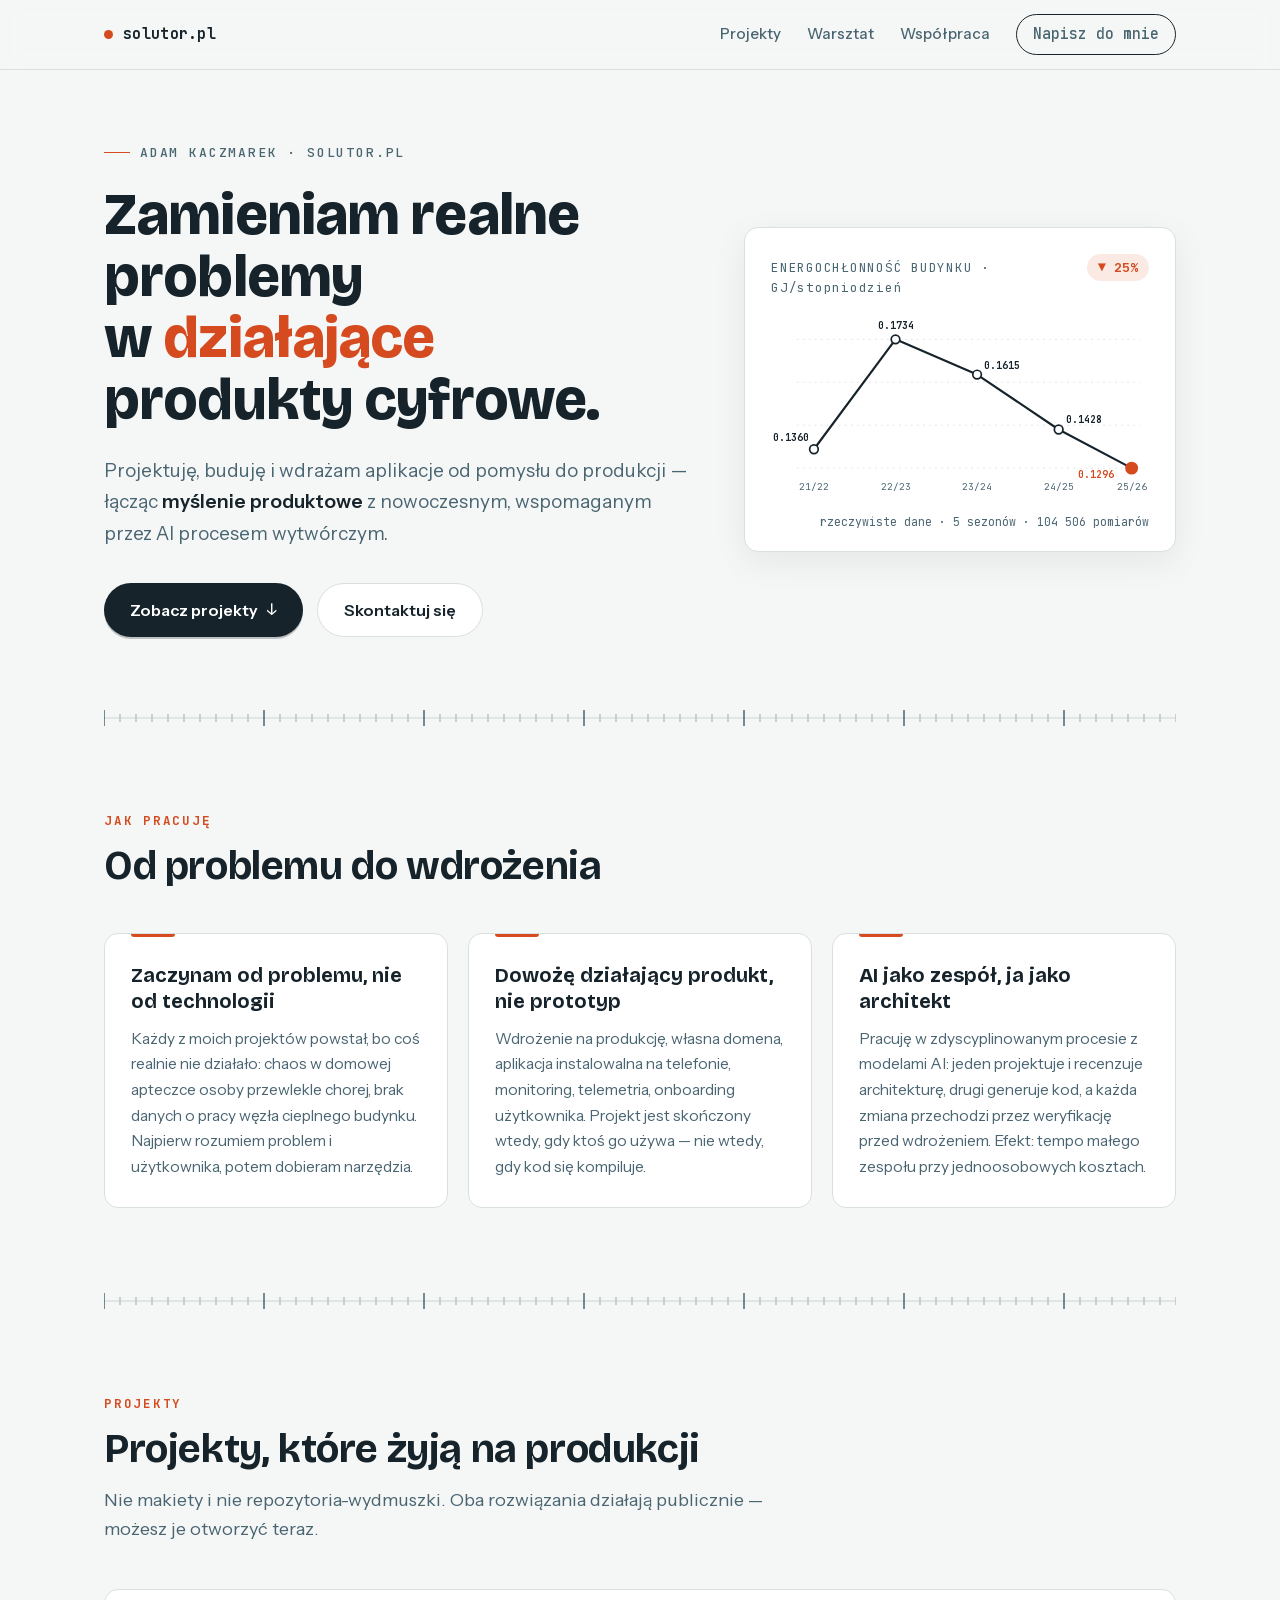
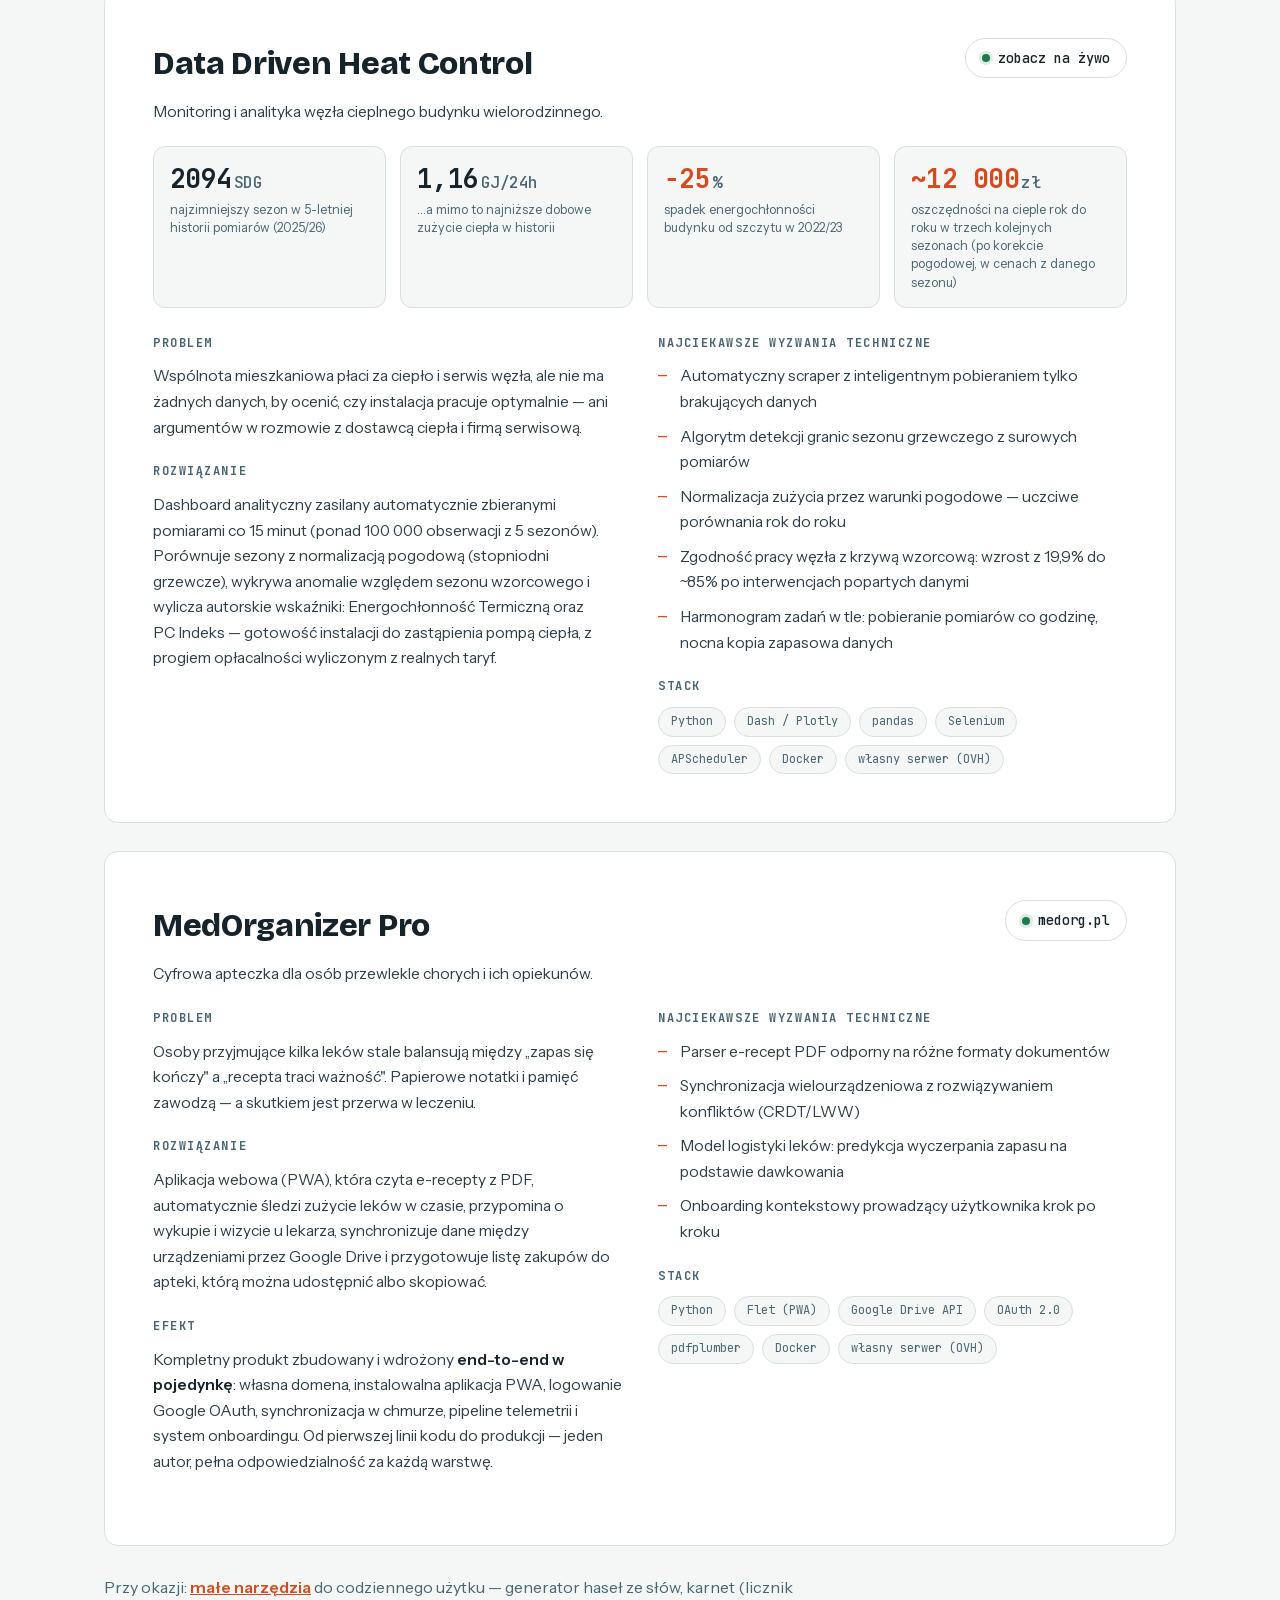
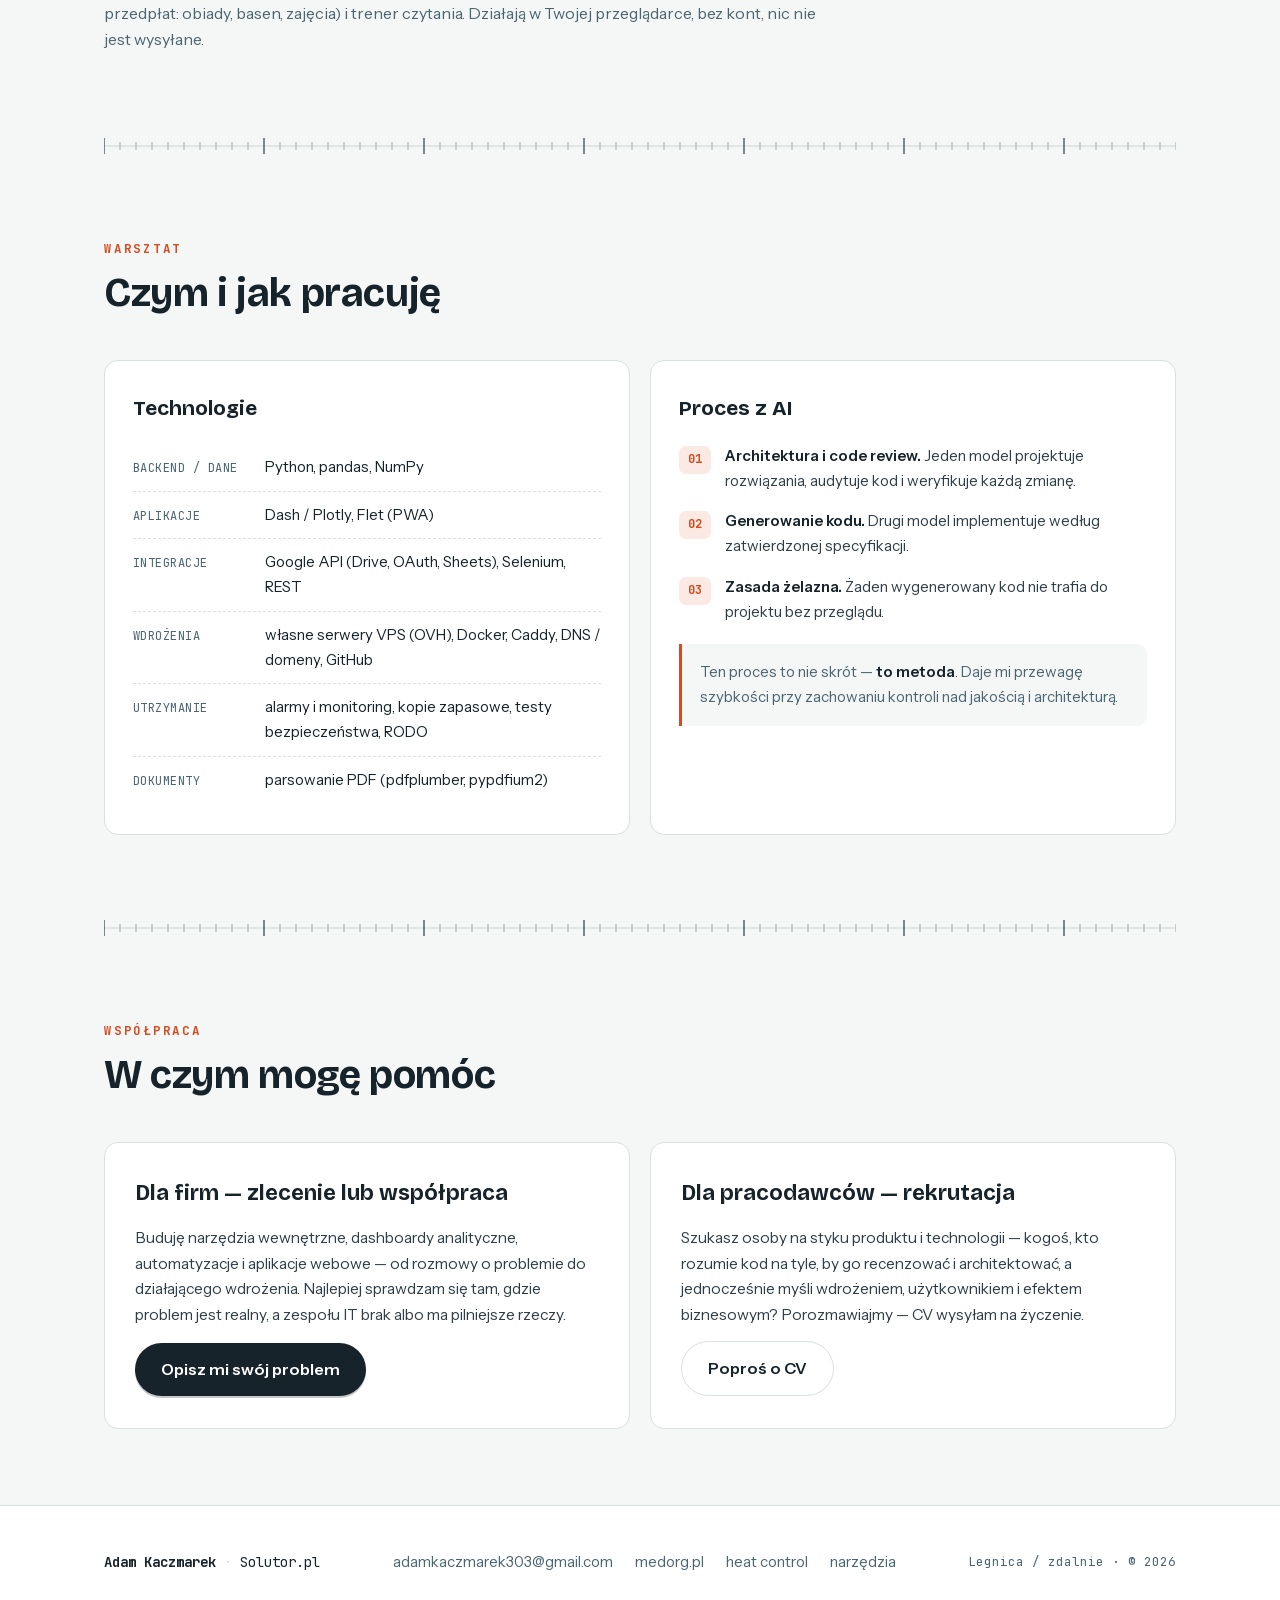
<file: index.html>
<!DOCTYPE html>
<html lang="pl">
<head>
<meta charset="UTF-8">
<meta name="viewport" content="width=device-width, initial-scale=1.0">
<title>Adam Kaczmarek — Solutor.pl | Zamieniam realne problemy w działające produkty cyfrowe</title>
<meta name="description" content="Adam Kaczmarek — projektuję, buduję i wdrażam aplikacje od pomysłu do produkcji. MedOrganizer Pro, Data Driven Heat Control.">
<style>
/* Czcionki z naszego serwera, licencja SIL OFL 1.1 (pliki w czcionki/). Bez Google Fonts: adres IP odwiedzającego nie trafia do obcych. */
@font-face{font-family:'Bricolage Grotesque';font-style:normal;font-weight:400;font-display:swap;src:url('czcionki/bricolage-grotesque.woff2') format('woff2')}
@font-face{font-family:'Bricolage Grotesque';font-style:normal;font-weight:600;font-display:swap;src:url('czcionki/bricolage-grotesque.woff2') format('woff2')}
@font-face{font-family:'Bricolage Grotesque';font-style:normal;font-weight:700;font-display:swap;src:url('czcionki/bricolage-grotesque.woff2') format('woff2')}
@font-face{font-family:'Bricolage Grotesque';font-style:normal;font-weight:800;font-display:swap;src:url('czcionki/bricolage-grotesque.woff2') format('woff2')}
@font-face{font-family:'Instrument Sans';font-style:normal;font-weight:400;font-display:swap;src:url('czcionki/instrument-sans.woff2') format('woff2')}
@font-face{font-family:'Instrument Sans';font-style:normal;font-weight:500;font-display:swap;src:url('czcionki/instrument-sans.woff2') format('woff2')}
@font-face{font-family:'Instrument Sans';font-style:normal;font-weight:600;font-display:swap;src:url('czcionki/instrument-sans.woff2') format('woff2')}
@font-face{font-family:'JetBrains Mono';font-style:normal;font-weight:400;font-display:swap;src:url('czcionki/jetbrains-mono.woff2') format('woff2')}
@font-face{font-family:'JetBrains Mono';font-style:normal;font-weight:500;font-display:swap;src:url('czcionki/jetbrains-mono.woff2') format('woff2')}
@font-face{font-family:'JetBrains Mono';font-style:normal;font-weight:700;font-display:swap;src:url('czcionki/jetbrains-mono.woff2') format('woff2')}
:root{
  --bg:#F5F7F6;
  --panel:#FFFFFF;
  --ink:#16232B;
  --steel:#4A6572;
  --line:#D9E0DE;
  --ember:#D64A1F;
  --ember-soft:#FBEAE3;
  --ok:#1F7A4D;
  --radius:14px;
  --maxw:1120px;
  --font-display:'Bricolage Grotesque',system-ui,sans-serif;
  --font-body:'Instrument Sans',system-ui,sans-serif;
  --font-mono:'JetBrains Mono',ui-monospace,monospace;
}
*{margin:0;padding:0;box-sizing:border-box}
html{scroll-behavior:smooth}
@media (prefers-reduced-motion: reduce){
  html{scroll-behavior:auto}
  *,*::before,*::after{animation:none!important;transition:none!important}
}
body{
  background:var(--bg);
  color:var(--ink);
  font-family:var(--font-body);
  font-size:17px;
  line-height:1.65;
  -webkit-font-smoothing:antialiased;
}
a{color:inherit}
:focus-visible{outline:3px solid var(--ember);outline-offset:3px;border-radius:4px}
.wrap{max-width:var(--maxw);margin:0 auto;padding:0 24px}

/* ---------- NAV ---------- */
.nav{
  position:sticky;top:0;z-index:50;
  background:rgba(245,247,246,.88);
  backdrop-filter:blur(10px);
  border-bottom:1px solid var(--line);
}
.nav-inner{
  max-width:var(--maxw);margin:0 auto;padding:14px 24px;
  display:flex;align-items:center;justify-content:space-between;gap:16px;
}
.brand{
  font-family:var(--font-mono);font-weight:700;font-size:15px;
  letter-spacing:.02em;text-decoration:none;display:flex;align-items:center;gap:10px;
}
.brand-dot{width:9px;height:9px;border-radius:50%;background:var(--ember);display:inline-block}
.nav-links{display:flex;gap:26px;align-items:center}
.nav-links a{
  text-decoration:none;font-size:15px;font-weight:500;color:var(--steel);
  transition:color .15s;
}
.nav-links a:hover{color:var(--ink)}
.nav-cta{
  font-family:var(--font-mono);font-size:13px;font-weight:500;
  border:1.5px solid var(--ink);border-radius:999px;padding:7px 16px;
  text-decoration:none;transition:background .15s,color .15s;
}
.nav-cta:hover{background:var(--ink);color:var(--bg)}
@media(max-width:680px){.nav-links a:not(.nav-cta){display:none}}

/* ---------- MEASUREMENT AXIS DIVIDER (signature) ---------- */
.axis{
  max-width:var(--maxw);margin:0 auto;padding:0 24px;
  height:34px;position:relative;overflow:hidden;
}
.axis svg{display:block;width:100%;height:100%}
.axis line{stroke:var(--line);stroke-width:1.5}
.axis .tick{stroke:#B9C4C1}
.axis .tick-major{stroke:var(--steel)}
.axis-label{
  font-family:var(--font-mono);font-size:11px;fill:var(--steel);letter-spacing:.08em;
}

/* ---------- HERO ---------- */
.hero{padding:72px 0 64px}
.hero-grid{display:grid;grid-template-columns:1.15fr .85fr;gap:56px;align-items:center}
@media(max-width:900px){.hero-grid{grid-template-columns:1fr;gap:40px}}
.eyebrow{
  font-family:var(--font-mono);font-size:13px;font-weight:500;color:var(--steel);
  letter-spacing:.14em;text-transform:uppercase;margin-bottom:22px;display:flex;align-items:center;gap:10px;
}
.eyebrow::before{content:"";width:26px;height:1.5px;background:var(--ember);display:inline-block}
h1{
  font-family:var(--font-display);
  font-size:clamp(38px,5.4vw,58px);
  font-weight:800;line-height:1.06;letter-spacing:-.015em;
  margin-bottom:24px;
}
h1 em{font-style:normal;color:var(--ember)}
.hero-sub{font-size:19px;color:var(--steel);max-width:34em;margin-bottom:34px}
.hero-sub strong{color:var(--ink);font-weight:600}
.cta-row{display:flex;gap:14px;flex-wrap:wrap}
.btn{
  display:inline-flex;align-items:center;gap:9px;
  font-family:var(--font-body);font-weight:600;font-size:16px;
  padding:13px 26px;border-radius:999px;text-decoration:none;
  transition:transform .15s,box-shadow .15s,background .15s;
}
.btn-primary{background:var(--ink);color:#fff;box-shadow:0 2px 0 rgba(22,35,43,.25)}
.btn-primary:hover{transform:translateY(-2px);box-shadow:0 6px 16px rgba(22,35,43,.22)}
.btn-ghost{border:1.5px solid var(--line);color:var(--ink);background:var(--panel)}
.btn-ghost:hover{border-color:var(--steel)}
.btn .arr{font-family:var(--font-mono);font-weight:400}

/* hero chart card */
.chart-card{
  background:var(--panel);border:1px solid var(--line);border-radius:var(--radius);
  padding:26px 26px 20px;box-shadow:0 10px 34px rgba(22,35,43,.07);
}
.chart-head{display:flex;justify-content:space-between;align-items:baseline;gap:12px;margin-bottom:6px}
.chart-title{font-family:var(--font-mono);font-size:12.5px;color:var(--steel);letter-spacing:.06em}
.chart-badge{
  font-family:var(--font-mono);font-size:13px;font-weight:700;color:var(--ember);
  background:var(--ember-soft);border-radius:999px;padding:3px 11px;white-space:nowrap;
}
.chart-note{font-family:var(--font-mono);font-size:11.5px;color:var(--steel);margin-top:10px;text-align:right}
#etChart{width:100%;height:auto;display:block}
#etChart .grid-l{stroke:var(--line);stroke-width:1;stroke-dasharray:2 5}
#etChart .curve{
  fill:none;stroke:var(--ink);stroke-width:2.5;stroke-linecap:round;stroke-linejoin:round;
  stroke-dasharray:600;stroke-dashoffset:600;animation:draw 1.6s .3s ease-out forwards;
}
@keyframes draw{to{stroke-dashoffset:0}}
#etChart .pt{fill:var(--panel);stroke:var(--ink);stroke-width:2}
#etChart .pt-last{fill:var(--ember);stroke:var(--ember)}
#etChart .lbl{font-family:var(--font-mono);font-size:11px;fill:var(--steel)}
#etChart .val{font-family:var(--font-mono);font-size:11.5px;font-weight:700;fill:var(--ink)}
#etChart .val-last{fill:var(--ember)}

/* ---------- SECTIONS ---------- */
section{padding:76px 0}
.sec-head{margin-bottom:44px}
.sec-eyebrow{
  font-family:var(--font-mono);font-size:12.5px;color:var(--ember);font-weight:700;
  letter-spacing:.14em;text-transform:uppercase;margin-bottom:12px;
}
h2{
  font-family:var(--font-display);font-size:clamp(28px,3.6vw,40px);
  font-weight:700;letter-spacing:-.01em;line-height:1.12;
}
.sec-lead{color:var(--steel);font-size:18px;max-width:38em;margin-top:14px}

/* pillars */
.pillars{display:grid;grid-template-columns:repeat(3,1fr);gap:20px}
@media(max-width:860px){.pillars{grid-template-columns:1fr}}
.pillar{
  background:var(--panel);border:1px solid var(--line);border-radius:var(--radius);
  padding:28px 26px;position:relative;
}
.pillar::before{
  content:"";position:absolute;top:0;left:26px;width:44px;height:3px;
  background:var(--ember);border-radius:0 0 3px 3px;
}
.pillar h3{font-family:var(--font-display);font-size:20px;font-weight:700;margin-bottom:12px;line-height:1.3}
.pillar p{color:var(--steel);font-size:15.5px}

/* ---------- CASE STUDIES ---------- */
.case{
  background:var(--panel);border:1px solid var(--line);border-radius:var(--radius);
  padding:clamp(28px,4vw,48px);margin-bottom:28px;
}
.case-top{display:flex;justify-content:space-between;align-items:flex-start;gap:20px;flex-wrap:wrap;margin-bottom:8px}
.case h3{font-family:var(--font-display);font-size:clamp(24px,3vw,32px);font-weight:800;letter-spacing:-.01em}
.case-tag{font-size:17px;color:var(--steel);margin-bottom:28px}
.live-link{
  font-family:var(--font-mono);font-size:13.5px;font-weight:500;
  display:inline-flex;align-items:center;gap:8px;text-decoration:none;
  border:1.5px solid var(--line);border-radius:999px;padding:8px 16px;
  transition:border-color .15s,background .15s;white-space:nowrap;
}
.live-link:hover{border-color:var(--ember);background:var(--ember-soft)}
.live-dot{width:8px;height:8px;border-radius:50%;background:var(--ok);box-shadow:0 0 0 3px rgba(31,122,77,.15)}
.case-grid{display:grid;grid-template-columns:1fr 1fr;gap:36px}
@media(max-width:820px){.case-grid{grid-template-columns:1fr}}
.case h4{
  font-family:var(--font-mono);font-size:12px;letter-spacing:.13em;text-transform:uppercase;
  color:var(--steel);margin-bottom:10px;
}
.case p{font-size:15.5px;color:#2E3E48;margin-bottom:22px}
.case ul{list-style:none;margin-bottom:22px}
.case ul li{
  font-size:15.5px;color:#2E3E48;padding-left:22px;position:relative;margin-bottom:9px;
}
.case ul li::before{
  content:"—";position:absolute;left:0;color:var(--ember);font-family:var(--font-mono);
}
.stack-row{display:flex;flex-wrap:wrap;gap:8px;margin-top:4px}
.chip{
  font-family:var(--font-mono);font-size:12px;color:var(--steel);
  border:1px solid var(--line);border-radius:999px;padding:4px 12px;background:var(--bg);
}
/* stat cards */
.stats{display:grid;grid-template-columns:repeat(4,1fr);gap:14px;margin:6px 0 26px}
@media(max-width:860px){.stats{grid-template-columns:repeat(2,1fr)}}
.stat{
  background:var(--bg);border:1px solid var(--line);border-radius:12px;padding:18px 16px 15px;
}
.stat .num{
  font-family:var(--font-mono);font-weight:700;font-size:clamp(20px,2.3vw,26px);
  letter-spacing:-.02em;line-height:1.1;
}
.stat .num.hot{color:var(--ember)}
.stat .unit{font-size:.62em;font-weight:500;color:var(--steel);margin-left:2px}
.stat .cap{font-size:12.5px;color:var(--steel);margin-top:7px;line-height:1.45}
.efekt-extra{font-size:14.5px;color:var(--steel)}
.efekt-extra strong{color:var(--ink)}

/* ---------- WARSZTAT ---------- */
.workshop{display:grid;grid-template-columns:1fr 1fr;gap:20px}
@media(max-width:820px){.workshop{grid-template-columns:1fr}}
.ws-card{background:var(--panel);border:1px solid var(--line);border-radius:var(--radius);padding:30px 28px}
.ws-card h3{font-family:var(--font-display);font-size:21px;font-weight:700;margin-bottom:18px}
.tech-list{list-style:none}
.tech-list li{
  display:flex;gap:14px;padding:11px 0;border-bottom:1px dashed var(--line);
  font-size:15px;align-items:baseline;
}
.tech-list li:last-child{border-bottom:none}
.tech-list .k{
  font-family:var(--font-mono);font-size:12px;color:var(--steel);min-width:118px;
  letter-spacing:.04em;text-transform:uppercase;flex-shrink:0;padding-top:2px;
}
.ai-step{display:flex;gap:14px;margin-bottom:16px;align-items:flex-start}
.ai-step .marker{
  font-family:var(--font-mono);font-size:12px;font-weight:700;color:var(--ember);
  background:var(--ember-soft);border-radius:7px;padding:4px 9px;flex-shrink:0;margin-top:2px;
}
.ai-step p{font-size:15px;color:#2E3E48}
.ai-step p strong{color:var(--ink)}
.ws-quote{
  margin-top:20px;padding:16px 18px;background:var(--bg);border-left:3px solid var(--ember);
  border-radius:0 10px 10px 0;font-size:15px;color:var(--steel);
}
.ws-quote strong{color:var(--ink)}

/* ---------- DLA KOGO ---------- */
.paths{display:grid;grid-template-columns:1fr 1fr;gap:20px}
@media(max-width:820px){.paths{grid-template-columns:1fr}}
.path{
  background:var(--panel);border:1px solid var(--line);border-radius:var(--radius);
  padding:32px 30px;display:flex;flex-direction:column;gap:14px;
}
.path h3{font-family:var(--font-display);font-size:22px;font-weight:700}
.path p{color:#2E3E48;font-size:15.5px;flex-grow:1}
.path .btn{align-self:flex-start}

/* ---------- FOOTER ---------- */
footer{border-top:1px solid var(--line);padding:44px 0 54px;background:var(--panel)}
.foot-grid{display:flex;justify-content:space-between;align-items:center;gap:22px;flex-wrap:wrap}
.foot-id{font-family:var(--font-mono);font-size:14px}
.foot-id .nm{font-weight:700}
.foot-id .sep{color:var(--line);margin:0 8px}
.foot-links{display:flex;gap:22px;flex-wrap:wrap}
.tool-note{color:var(--steel);font-size:16px;max-width:46em;margin-top:28px}
.tool-note a{color:var(--ember);font-weight:600}
.foot-links a{font-size:15px;color:var(--steel);text-decoration:none}
.foot-links a:hover{color:var(--ember)}
.foot-meta{font-family:var(--font-mono);font-size:12.5px;color:var(--steel)}

/* scroll reveal */
.reveal{opacity:0;transform:translateY(16px);transition:opacity .6s ease,transform .6s ease}
.reveal.in{opacity:1;transform:none}
@media (prefers-reduced-motion: reduce){.reveal{opacity:1;transform:none}}
</style>
</head>
<body>

<nav class="nav" aria-label="Nawigacja główna">
  <div class="nav-inner">
    <a class="brand" href="#top"><span class="brand-dot" aria-hidden="true"></span>solutor.pl</a>
    <div class="nav-links">
      <a href="#projekty">Projekty</a>
      <a href="#warsztat">Warsztat</a>
      <a href="#wspolpraca">Współpraca</a>
      <a class="nav-cta" href="mailto:adamkaczmarek303@gmail.com">Napisz do mnie</a>
    </div>
  </div>
</nav>

<!-- ================= HERO ================= -->
<header class="hero" id="top">
  <div class="wrap hero-grid">
    <div>
      <p class="eyebrow">Adam Kaczmarek · Solutor.pl</p>
      <h1>Zamieniam realne problemy w&nbsp;<em>działające</em> produkty cyfrowe.</h1>
      <p class="hero-sub">Projektuję, buduję i wdrażam aplikacje od pomysłu do produkcji —
      łącząc <strong>myślenie produktowe</strong> z nowoczesnym, wspomaganym przez AI
      procesem wytwórczym.</p>
      <div class="cta-row">
        <a class="btn btn-primary" href="#projekty">Zobacz projekty <span class="arr">↓</span></a>
        <a class="btn btn-ghost" href="mailto:adamkaczmarek303@gmail.com">Skontaktuj się</a>
      </div>
    </div>

    <figure class="chart-card" aria-label="Wykres: energochłonność termiczna budynku spadła o 25 procent od szczytu w sezonie 2022/23">
      <div class="chart-head">
        <span class="chart-title">ENERGOCHŁONNOŚĆ BUDYNKU · GJ/stopniodzień</span>
        <span class="chart-badge">▼ 25%</span>
      </div>
      <svg id="etChart" viewBox="0 0 440 230" role="img">
        <line class="grid-l" x1="30" y1="40"  x2="430" y2="40"/>
        <line class="grid-l" x1="30" y1="90"  x2="430" y2="90"/>
        <line class="grid-l" x1="30" y1="140" x2="430" y2="140"/>
        <line class="grid-l" x1="30" y1="190" x2="430" y2="190"/>
        <!-- ET z tabeli DDHC (dane do 17.11.2026): .1360 .1734 .1615 .1428 .1296 → y = 40 + (0.1734-v)/(0.1734-0.1296)*150 -->
        <polyline class="curve" points="50,168 145,40 240,81 335,145 420,190"/>
        <circle class="pt" cx="50"  cy="168" r="5"/>
        <circle class="pt" cx="145" cy="40"  r="5"/>
        <circle class="pt" cx="240" cy="81"  r="5"/>
        <circle class="pt" cx="335" cy="145" r="5"/>
        <circle class="pt pt-last" cx="420" cy="190" r="6.5"/>
        <text class="val" x="44"  y="158" text-anchor="end">0.1360</text>
        <text class="val" x="145" y="28"  text-anchor="middle">0.1734</text>
        <text class="val" x="248" y="74"  text-anchor="start">0.1615</text>
        <text class="val" x="343" y="138" text-anchor="start">0.1428</text>
        <text class="val val-last" x="400" y="201" text-anchor="end">0.1296</text>
        <text class="lbl" x="50"  y="215" text-anchor="middle">21/22</text>
        <text class="lbl" x="145" y="215" text-anchor="middle">22/23</text>
        <text class="lbl" x="240" y="215" text-anchor="middle">23/24</text>
        <text class="lbl" x="335" y="215" text-anchor="middle">24/25</text>
        <text class="lbl" x="420" y="215" text-anchor="middle">25/26</text>
      </svg>
      <figcaption class="chart-note">rzeczywiste dane · 5 sezonów · 104 506 pomiarów</figcaption>
    </figure>
  </div>
</header>

<div class="axis" aria-hidden="true">
  <svg viewBox="0 0 1072 34" preserveAspectRatio="none">
    <line x1="0" y1="17" x2="1072" y2="17"/>
    <g class="ticks"></g>
  </svg>
</div>

<!-- ================= JAK PRACUJĘ ================= -->
<section id="proces">
  <div class="wrap">
    <div class="sec-head reveal">
      <p class="sec-eyebrow">Jak pracuję</p>
      <h2>Od problemu do wdrożenia</h2>
    </div>
    <div class="pillars">
      <article class="pillar reveal">
        <h3>Zaczynam od problemu, nie od technologii</h3>
        <p>Każdy z moich projektów powstał, bo coś realnie nie działało: chaos w domowej
        apteczce osoby przewlekle chorej, brak danych o pracy węzła cieplnego budynku.
        Najpierw rozumiem problem i użytkownika, potem dobieram narzędzia.</p>
      </article>
      <article class="pillar reveal">
        <h3>Dowożę działający produkt, nie prototyp</h3>
        <p>Wdrożenie na produkcję, własna domena, aplikacja instalowalna na telefonie,
        monitoring, telemetria, onboarding użytkownika. Projekt jest skończony wtedy,
        gdy ktoś go używa — nie wtedy, gdy kod się kompiluje.</p>
      </article>
      <article class="pillar reveal">
        <h3>AI jako zespół, ja jako architekt</h3>
        <p>Pracuję w zdyscyplinowanym procesie z modelami AI: jeden projektuje
        i recenzuje architekturę, drugi generuje kod, a każda zmiana przechodzi przez
        weryfikację przed wdrożeniem. Efekt: tempo małego zespołu przy jednoosobowych
        kosztach.</p>
      </article>
    </div>
  </div>
</section>

<div class="axis" aria-hidden="true">
  <svg viewBox="0 0 1072 34" preserveAspectRatio="none">
    <line x1="0" y1="17" x2="1072" y2="17"/>
    <g class="ticks"></g>
  </svg>
</div>

<!-- ================= PROJEKTY ================= -->
<section id="projekty">
  <div class="wrap">
    <div class="sec-head reveal">
      <p class="sec-eyebrow">Projekty</p>
      <h2>Projekty, które żyją na produkcji</h2>
      <p class="sec-lead">Nie makiety i nie repozytoria-wydmuszki. Oba rozwiązania działają
      publicznie — możesz je otworzyć teraz.</p>
    </div>

    <!-- CASE 1: DASHBOARD -->
    <article class="case reveal">
      <div class="case-top">
        <h3>Data Driven Heat Control</h3>
        <a class="live-link" href="https://ddhc.solutor.pl" target="_blank" rel="noopener">
          <span class="live-dot" aria-hidden="true"></span> zobacz na żywo
        </a>
      </div>
      <p class="case-tag">Monitoring i analityka węzła cieplnego budynku wielorodzinnego.</p>

      <div class="stats">
        <div class="stat"><div class="num">2094<span class="unit">SDG</span></div>
          <div class="cap">najzimniejszy sezon w 5-letniej historii pomiarów (2025/26)</div></div>
        <div class="stat"><div class="num">1,16<span class="unit">GJ/24h</span></div>
          <div class="cap">…a mimo to najniższe dobowe zużycie ciepła w historii</div></div>
        <div class="stat"><div class="num hot">−25<span class="unit">%</span></div>
          <div class="cap">spadek energochłonności budynku od szczytu w 2022/23</div></div>
        <div class="stat"><div class="num hot">~12 000<span class="unit">zł</span></div>
          <div class="cap">oszczędności na cieple rok do roku w trzech kolejnych sezonach (po korekcie pogodowej, w cenach z danego sezonu)</div></div>
      </div>

      <div class="case-grid">
        <div>
          <h4>Problem</h4>
          <p>Wspólnota mieszkaniowa płaci za ciepło i serwis węzła, ale nie ma żadnych danych,
          by ocenić, czy instalacja pracuje optymalnie — ani argumentów w rozmowie z dostawcą
          ciepła i firmą serwisową.</p>
          <h4>Rozwiązanie</h4>
          <p>Dashboard analityczny zasilany automatycznie zbieranymi pomiarami co 15 minut
          (ponad 100&nbsp;000 obserwacji z 5 sezonów). Porównuje sezony z normalizacją pogodową
          (stopniodni grzewcze), wykrywa anomalie względem sezonu wzorcowego i wylicza autorskie
          wskaźniki: Energochłonność Termiczną oraz PC&nbsp;Indeks — gotowość instalacji do
          zastąpienia pompą ciepła, z progiem opłacalności wyliczonym z realnych taryf.</p>
        </div>
        <div>
          <h4>Najciekawsze wyzwania techniczne</h4>
          <ul>
            <li>Automatyczny scraper z inteligentnym pobieraniem tylko brakujących danych</li>
            <li>Algorytm detekcji granic sezonu grzewczego z surowych pomiarów</li>
            <li>Normalizacja zużycia przez warunki pogodowe — uczciwe porównania rok do roku</li>
            <li>Zgodność pracy węzła z krzywą wzorcową: wzrost z 19,9% do ~85% po interwencjach popartych danymi</li>
            <li>Harmonogram zadań w tle: pobieranie pomiarów co godzinę, nocna kopia zapasowa danych</li>
          </ul>
          <h4>Stack</h4>
          <div class="stack-row">
            <span class="chip">Python</span><span class="chip">Dash / Plotly</span>
            <span class="chip">pandas</span><span class="chip">Selenium</span>
            <span class="chip">APScheduler</span><span class="chip">Docker</span>
            <span class="chip">własny serwer (OVH)</span>
          </div>
        </div>
      </div>
    </article>

    <!-- CASE 2: MEDORGANIZER -->
    <article class="case reveal">
      <div class="case-top">
        <h3>MedOrganizer Pro</h3>
        <a class="live-link" href="https://medorg.pl" target="_blank" rel="noopener">
          <span class="live-dot" aria-hidden="true"></span> medorg.pl
        </a>
      </div>
      <p class="case-tag">Cyfrowa apteczka dla osób przewlekle chorych i ich opiekunów.</p>

      <div class="case-grid">
        <div>
          <h4>Problem</h4>
          <p>Osoby przyjmujące kilka leków stale balansują między „zapas się kończy"
          a „recepta traci ważność". Papierowe notatki i pamięć zawodzą — a skutkiem
          jest przerwa w leczeniu.</p>
          <h4>Rozwiązanie</h4>
          <p>Aplikacja webowa (PWA), która czyta e-recepty z PDF, automatycznie śledzi zużycie
          leków w czasie, przypomina o wykupie i wizycie u lekarza, synchronizuje dane między
          urządzeniami przez Google Drive i przygotowuje listę zakupów do apteki, którą
          można udostępnić albo skopiować.</p>
          <h4>Efekt</h4>
          <p class="efekt-extra">Kompletny produkt zbudowany i wdrożony <strong>end-to-end
          w pojedynkę</strong>: własna domena, instalowalna aplikacja PWA, logowanie Google
          OAuth, synchronizacja w chmurze, pipeline telemetrii i system onboardingu.
          Od pierwszej linii kodu do produkcji — jeden autor, pełna odpowiedzialność
          za każdą warstwę.</p>
        </div>
        <div>
          <h4>Najciekawsze wyzwania techniczne</h4>
          <ul>
            <li>Parser e-recept PDF odporny na różne formaty dokumentów</li>
            <li>Synchronizacja wielourządzeniowa z rozwiązywaniem konfliktów (CRDT/LWW)</li>
            <li>Model logistyki leków: predykcja wyczerpania zapasu na podstawie dawkowania</li>
            <li>Onboarding kontekstowy prowadzący użytkownika krok po kroku</li>
          </ul>
          <h4>Stack</h4>
          <div class="stack-row">
            <span class="chip">Python</span><span class="chip">Flet (PWA)</span>
            <span class="chip">Google Drive API</span><span class="chip">OAuth 2.0</span>
            <span class="chip">pdfplumber</span><span class="chip">Docker</span>
            <span class="chip">własny serwer (OVH)</span>
          </div>
        </div>
      </div>
    </article>

    <p class="tool-note reveal">Przy okazji: <a href="narzedzia/">małe narzędzia</a> do codziennego użytku —
    generator haseł ze słów, karnet (licznik przedpłat: obiady, basen, zajęcia) i trener czytania.
    Działają w Twojej przeglądarce, bez kont, nic nie jest wysyłane.</p>
  </div>
</section>

<div class="axis" aria-hidden="true">
  <svg viewBox="0 0 1072 34" preserveAspectRatio="none">
    <line x1="0" y1="17" x2="1072" y2="17"/>
    <g class="ticks"></g>
  </svg>
</div>

<!-- ================= WARSZTAT ================= -->
<section id="warsztat">
  <div class="wrap">
    <div class="sec-head reveal">
      <p class="sec-eyebrow">Warsztat</p>
      <h2>Czym i jak pracuję</h2>
    </div>
    <div class="workshop">
      <div class="ws-card reveal">
        <h3>Technologie</h3>
        <ul class="tech-list">
          <li><span class="k">Backend / dane</span><span>Python, pandas, NumPy</span></li>
          <li><span class="k">Aplikacje</span><span>Dash / Plotly, Flet (PWA)</span></li>
          <li><span class="k">Integracje</span><span>Google API (Drive, OAuth, Sheets), Selenium, REST</span></li>
          <li><span class="k">Wdrożenia</span><span>własne serwery VPS (OVH), Docker, Caddy, DNS / domeny, GitHub</span></li>
          <li><span class="k">Utrzymanie</span><span>alarmy i monitoring, kopie zapasowe, testy bezpieczeństwa, RODO</span></li>
          <li><span class="k">Dokumenty</span><span>parsowanie PDF (pdfplumber, pypdfium2)</span></li>
        </ul>
      </div>
      <div class="ws-card reveal">
        <h3>Proces z AI</h3>
        <div class="ai-step">
          <span class="marker">01</span>
          <p><strong>Architektura i code review.</strong> Jeden model projektuje rozwiązania,
          audytuje kod i weryfikuje każdą zmianę.</p>
        </div>
        <div class="ai-step">
          <span class="marker">02</span>
          <p><strong>Generowanie kodu.</strong> Drugi model implementuje według zatwierdzonej
          specyfikacji.</p>
        </div>
        <div class="ai-step">
          <span class="marker">03</span>
          <p><strong>Zasada żelazna.</strong> Żaden wygenerowany kod nie trafia do projektu
          bez przeglądu.</p>
        </div>
        <div class="ws-quote">Ten proces to nie skrót — <strong>to metoda</strong>. Daje mi
        przewagę szybkości przy zachowaniu kontroli nad jakością i architekturą.</div>
      </div>
    </div>
  </div>
</section>

<div class="axis" aria-hidden="true">
  <svg viewBox="0 0 1072 34" preserveAspectRatio="none">
    <line x1="0" y1="17" x2="1072" y2="17"/>
    <g class="ticks"></g>
  </svg>
</div>

<!-- ================= WSPÓŁPRACA ================= -->
<section id="wspolpraca">
  <div class="wrap">
    <div class="sec-head reveal">
      <p class="sec-eyebrow">Współpraca</p>
      <h2>W czym mogę pomóc</h2>
    </div>
    <div class="paths">
      <div class="path reveal">
        <h3>Dla firm — zlecenie lub współpraca</h3>
        <p>Buduję narzędzia wewnętrzne, dashboardy analityczne, automatyzacje i aplikacje
        webowe — od rozmowy o problemie do działającego wdrożenia. Najlepiej sprawdzam się
        tam, gdzie problem jest realny, a zespołu IT brak albo ma pilniejsze rzeczy.</p>
        <a class="btn btn-primary" href="mailto:adamkaczmarek303@gmail.com?subject=Wsp%C3%B3%C5%82praca%20%E2%80%94%20Solutor.pl">Opisz mi swój problem</a>
      </div>
      <div class="path reveal">
        <h3>Dla pracodawców — rekrutacja</h3>
        <p>Szukasz osoby na styku produktu i technologii — kogoś, kto rozumie kod na tyle,
        by go recenzować i architektować, a jednocześnie myśli wdrożeniem, użytkownikiem
        i efektem biznesowym? Porozmawiajmy — CV wysyłam na życzenie.</p>
        <a class="btn btn-ghost" href="mailto:adamkaczmarek303@gmail.com?subject=Rekrutacja%20%E2%80%94%20Adam%20Kaczmarek">Poproś o CV</a>
      </div>
    </div>
  </div>
</section>

<!-- ================= FOOTER ================= -->
<footer>
  <div class="wrap foot-grid">
    <div class="foot-id">
      <span class="nm">Adam Kaczmarek</span><span class="sep">·</span>Solutor.pl
    </div>
    <div class="foot-links">
      <a href="mailto:adamkaczmarek303@gmail.com">adamkaczmarek303@gmail.com</a>
      <a href="https://medorg.pl" target="_blank" rel="noopener">medorg.pl</a>
      <a href="https://ddhc.solutor.pl" target="_blank" rel="noopener">heat control</a>
      <a href="narzedzia/">narzędzia</a>
    </div>
    <div class="foot-meta">Legnica / zdalnie · © 2026</div>
  </div>
</footer>

<script>
// Podziałka osi pomiarowej (signature) — generowana, żeby nie klepać 100 linii SVG
document.querySelectorAll('.axis .ticks').forEach(g => {
  let s = '';
  for (let x = 0; x <= 1072; x += 16) {
    const major = (x % 160 === 0);
    const h = major ? 8 : 4;
    s += `<line class="tick ${major ? 'tick-major' : ''}" x1="${x}" y1="${17 - h}" x2="${x}" y2="${17 + h}"/>`;
  }
  g.innerHTML = s;
});

// Scroll reveal (z poszanowaniem prefers-reduced-motion)
const prefersReduced = window.matchMedia('(prefers-reduced-motion: reduce)').matches;
if (!prefersReduced && 'IntersectionObserver' in window) {
  const io = new IntersectionObserver(entries => {
    entries.forEach(e => { if (e.isIntersecting) { e.target.classList.add('in'); io.unobserve(e.target); } });
  }, { threshold: 0.12 });
  document.querySelectorAll('.reveal').forEach(el => io.observe(el));
} else {
  document.querySelectorAll('.reveal').forEach(el => el.classList.add('in'));
}
</script>
</body>
</html>
</file>
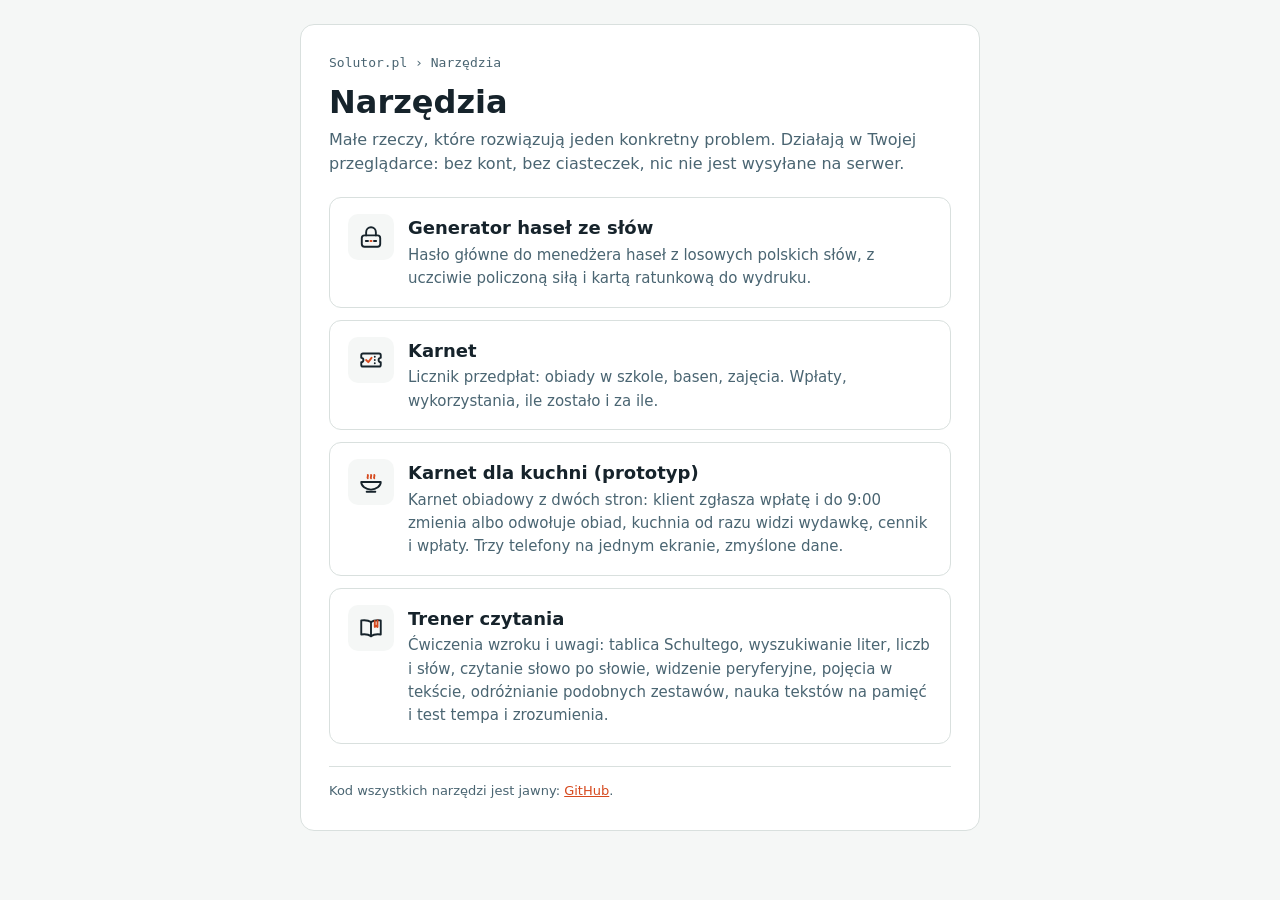
<file: narzedzia/index.html>
<!DOCTYPE html>
<html lang="pl">
<head>
<meta charset="UTF-8">
<meta name="viewport" content="width=device-width, initial-scale=1.0">
<meta name="referrer" content="no-referrer">
<title>Narzędzia — Solutor</title>
<meta name="description" content="Małe, darmowe narzędzia Solutora: działają w przeglądarce, bez kont, bez wysyłania danych.">
<link rel="stylesheet" href="wspolne.css?v=22">
</head>
<body>
<main class="karta">
  <nav class="okruszki" aria-label="Ścieżka"><a href="../">Solutor.pl</a> › Narzędzia</nav>
  <h1>Narzędzia</h1>
  <p class="podtytul">Małe rzeczy, które rozwiązują jeden konkretny problem. Działają w Twojej przeglądarce: bez kont, bez ciasteczek, nic nie jest wysyłane na serwer.</p>
  <ul class="spis">
    <li><a href="generator-hasel/"><svg class="spis-ikona" viewBox="0 0 24 24" fill="none" stroke="currentColor" stroke-width="1.75" stroke-linecap="round" stroke-linejoin="round" aria-hidden="true"><path d="M7.5 10.5V7.5a4.5 4.5 0 0 1 9 0v3"/><rect x="3.5" y="10.5" width="17" height="10.5" rx="2.5"/><path d="M7.25 15.75h2M14.75 15.75h2"/><line class="akcent" x1="11.5" y1="15.75" x2="12.5" y2="15.75"/></svg><strong>Generator haseł ze słów</strong>
      <span>Hasło główne do menedżera haseł z losowych polskich słów, z uczciwie policzoną siłą i kartą ratunkową do wydruku.</span></a></li>
    <li><a href="karnet/"><svg class="spis-ikona" viewBox="0 0 24 24" fill="none" stroke="currentColor" stroke-width="1.75" stroke-linecap="round" stroke-linejoin="round" aria-hidden="true"><path d="M4.5 6h15A1.5 1.5 0 0 1 21 7.5V10a2 2 0 0 0 0 4v2.5a1.5 1.5 0 0 1-1.5 1.5h-15A1.5 1.5 0 0 1 3 16.5V14a2 2 0 0 0 0-4V7.5A1.5 1.5 0 0 1 4.5 6z"/><path d="M15.5 9v.01M15.5 12v.01M15.5 15v.01"/><polyline class="akcent" points="7.5 12 9.5 14 12.5 10"/></svg><strong>Karnet</strong>
      <span>Licznik przedpłat: obiady w szkole, basen, zajęcia. Wpłaty, wykorzystania, ile zostało i za ile.</span></a></li>
    <li><a href="karnet/kuchnia/"><svg class="spis-ikona" viewBox="0 0 24 24" fill="none" stroke="currentColor" stroke-width="1.75" stroke-linecap="round" stroke-linejoin="round" aria-hidden="true"><path d="M3 12h18a9 7 0 0 1-18 0z"/><line x1="8" y1="21" x2="16" y2="21"/><path class="akcent" d="M9 8.5c-.8-1 .8-2 0-3M12 8.5c-.8-1 .8-2 0-3M15 8.5c-.8-1 .8-2 0-3"/></svg><strong>Karnet dla kuchni (prototyp)</strong>
      <span>Karnet obiadowy z dwóch stron: klient zgłasza wpłatę i do 9:00 zmienia albo odwołuje obiad, kuchnia od razu widzi wydawkę, cennik i wpłaty. Trzy telefony na jednym ekranie, zmyślone dane.</span></a></li>
    <li><a href="czytanie/"><svg class="spis-ikona" viewBox="0 0 24 24" fill="none" stroke="currentColor" stroke-width="1.75" stroke-linecap="round" stroke-linejoin="round" aria-hidden="true"><path d="M12 6.5C10 5 7 4.5 3 5v13c4-.5 7 0 9 1.5"/><path d="M12 6.5c2-1.5 5-2 9-1.5v13c-4-.5-7 0-9 1.5"/><line x1="12" y1="6.5" x2="12" y2="19.5"/><path class="akcent" d="M15.5 5.4V11l1.25-1 1.25 1V5.1"/></svg><strong>Trener czytania</strong>
      <span>Ćwiczenia wzroku i uwagi: tablica Schultego, wyszukiwanie liter, liczb i słów, czytanie słowo po słowie, widzenie peryferyjne, pojęcia w tekście, odróżnianie podobnych zestawów, nauka tekstów na pamięć i test tempa i zrozumienia.</span></a></li>
  </ul>
  <footer class="stopka-narzedzia">Kod wszystkich narzędzi jest jawny: <a href="https://github.com/adkacz/solutor-www/tree/main/narzedzia">GitHub</a>.</footer>
</main>
</body>
</html>
</file>
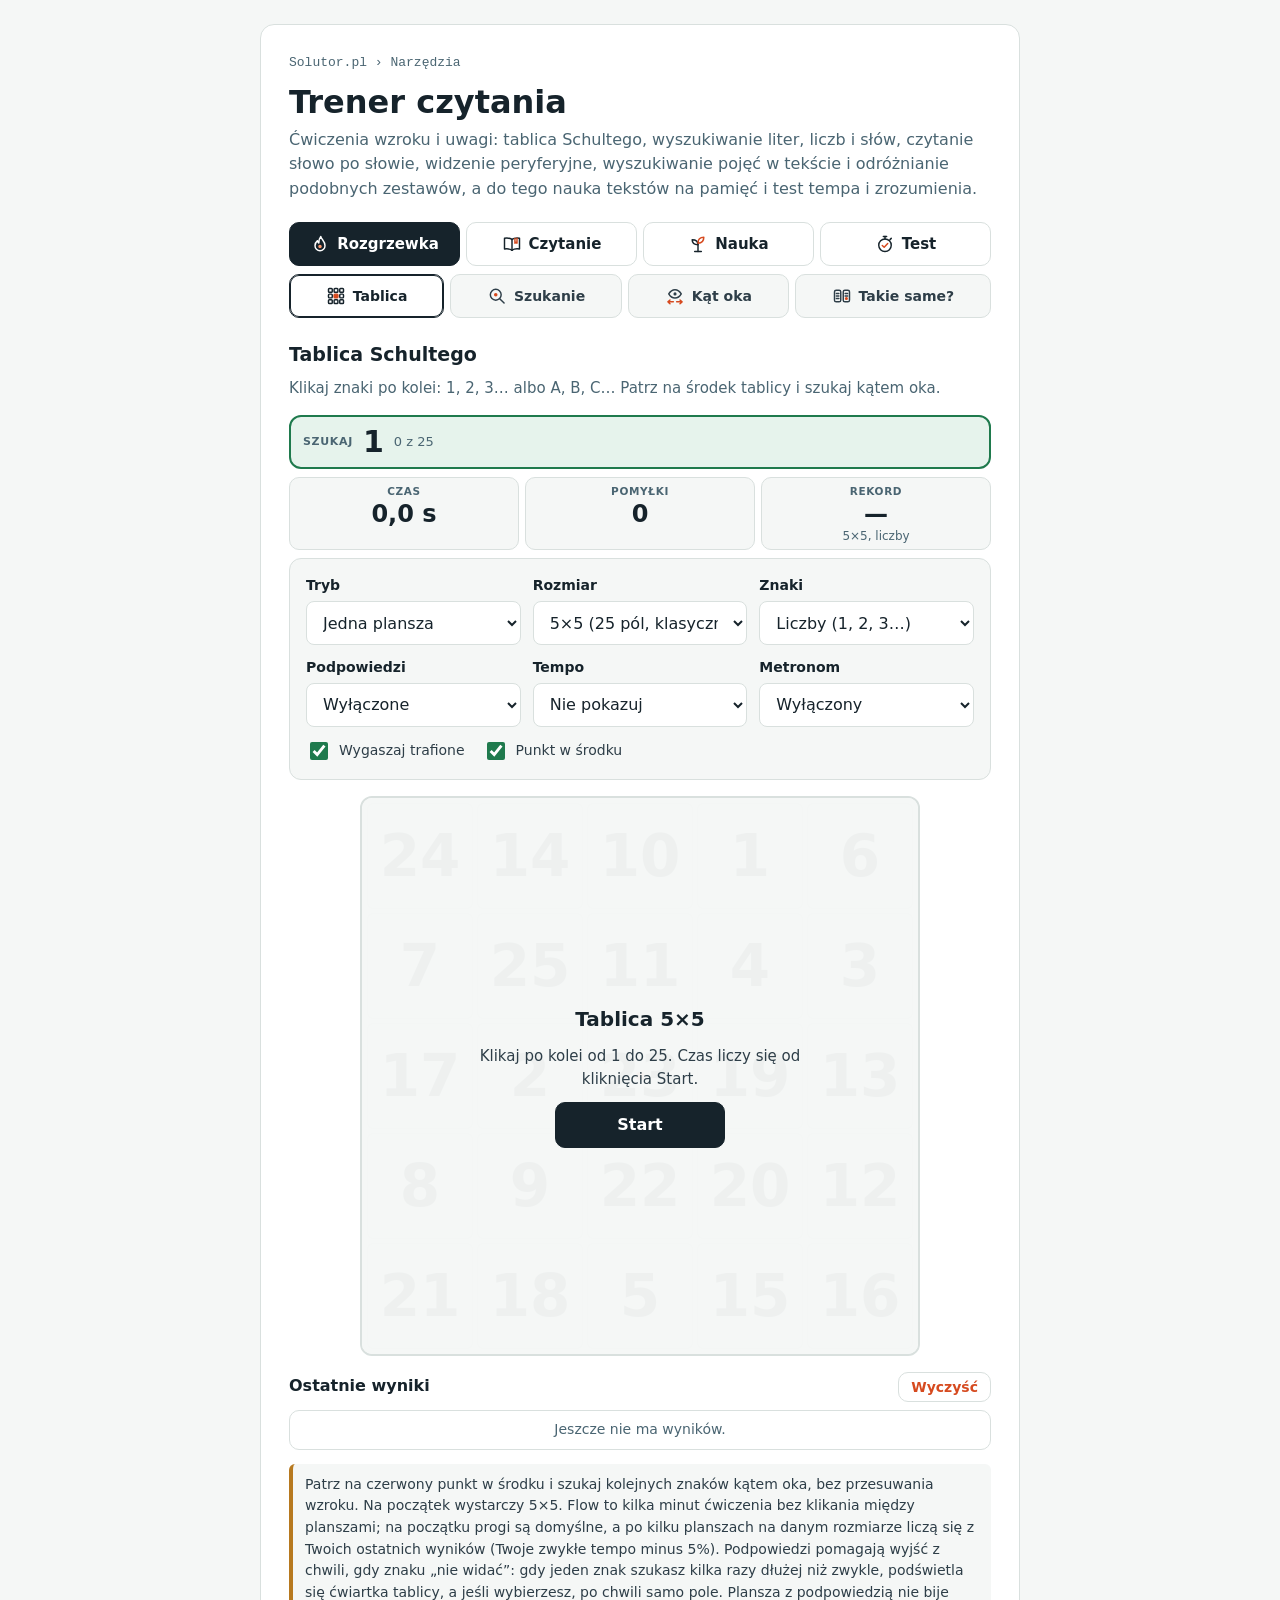
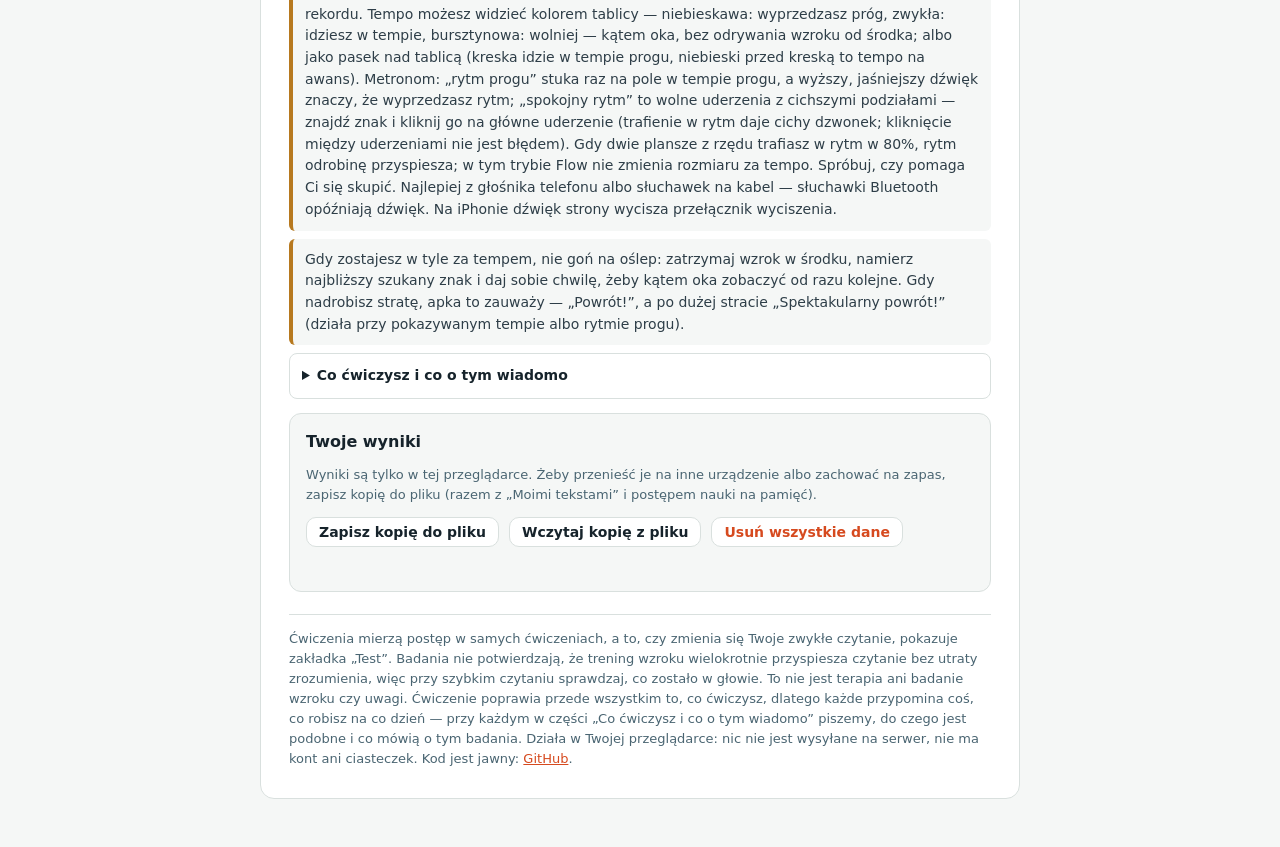
<file: narzedzia/czytanie/index.html>
<!DOCTYPE html>
<html lang="pl">
<head>
<meta charset="UTF-8">
<meta name="viewport" content="width=device-width, initial-scale=1.0, interactive-widget=resizes-content">
<meta name="referrer" content="no-referrer">
<title>Trener czytania — Solutor</title>
<meta name="description" content="Ćwiczenia wzroku i uwagi przy czytaniu: tablica Schultego, wyszukiwanie liter, liczb i słów, czytanie słowo po słowie (RSVP), widzenie peryferyjne, wyszukiwanie pojęć w tekście, podobne zestawy, nauka tekstów na pamięć i test tempa i zrozumienia. Wyniki tylko w Twojej przeglądarce.">
<link rel="stylesheet" href="../wspolne.css?v=21">
<link rel="stylesheet" href="czytanie.css?v=21">
</head>
<body>

<main class="karta karta-szeroka">
  <div class="poza-gra">
    <nav class="okruszki" aria-label="Ścieżka"><a href="../../">Solutor.pl</a> › <a href="../">Narzędzia</a></nav>
    <h1>Trener czytania</h1>
    <p class="podtytul">Ćwiczenia wzroku i uwagi: tablica Schultego, wyszukiwanie liter, liczb i słów, czytanie słowo po słowie, widzenie peryferyjne, wyszukiwanie pojęć w tekście i odróżnianie podobnych zestawów, a do tego nauka tekstów na pamięć i test tempa i zrozumienia.</p>
    <div id="nawigacja">
      <nav class="zakladki" aria-label="Grupy ćwiczeń">
        <button type="button" data-grupa="rozgrzewka"><svg class="ikona" viewBox="0 0 24 24" fill="none" stroke="currentColor" stroke-width="1.75" stroke-linecap="round" stroke-linejoin="round" aria-hidden="true"><path d="M13 3c.5 3.5 5 5.5 5 11a6 6 0 0 1-12 0c0-2.8 1.4-4.6 3-6 .2 1.5.8 2.4 1.6 2.8C10.5 8 11.4 5 13 3z"/><circle class="akcent" cx="12" cy="15" r="1.25" fill="currentColor"/></svg><span>Rozgrzewka</span></button>
        <button type="button" data-grupa="czytanie"><svg class="ikona" viewBox="0 0 24 24" fill="none" stroke="currentColor" stroke-width="1.75" stroke-linecap="round" stroke-linejoin="round" aria-hidden="true"><path d="M12 6.5C10 5 7 4.5 3 5v13c4-.5 7 0 9 1.5"/><path d="M12 6.5c2-1.5 5-2 9-1.5v13c-4-.5-7 0-9 1.5"/><line x1="12" y1="6.5" x2="12" y2="19.5"/><path class="akcent" d="M15.5 5.4V11l1.25-1 1.25 1V5.1"/></svg><span>Czytanie</span></button>
        <button type="button" data-grupa="nauka"><svg class="ikona" viewBox="0 0 24 24" fill="none" stroke="currentColor" stroke-width="1.75" stroke-linecap="round" stroke-linejoin="round" aria-hidden="true"><line x1="12" y1="21" x2="12" y2="11"/><path d="M12 13c0-3.5-2.5-6-7-6 0 3.5 2.5 6 7 6z"/><path class="akcent" d="M12 11c0-4 2.5-7 7-7 0 4-2.5 7-7 7z"/><line x1="8" y1="21" x2="16" y2="21"/></svg><span>Nauka</span></button>
        <button type="button" data-grupa="test"><svg class="ikona" viewBox="0 0 24 24" fill="none" stroke="currentColor" stroke-width="1.75" stroke-linecap="round" stroke-linejoin="round" aria-hidden="true"><circle cx="12" cy="13.5" r="7.5"/><line x1="10" y1="3" x2="14" y2="3"/><line x1="12" y1="3" x2="12" y2="6"/><line x1="18" y1="6.75" x2="19.5" y2="5.25"/><polyline class="akcent" points="8.75 13.75 11 16 15.25 11.5"/></svg><span>Test</span></button>
      </nav>
      <nav id="podzakladki" class="podzakladki" aria-label="Ćwiczenia w grupie">
        <button type="button" data-w="rozgrzewka" data-cw="schulte"><svg class="ikona" viewBox="0 0 24 24" fill="none" stroke="currentColor" stroke-width="1.75" stroke-linecap="round" stroke-linejoin="round" aria-hidden="true"><path d="M4 3h2.5q1 0 1 1v2.5q0 1-1 1h-2.5q-1 0-1-1v-2.5q0-1 1-1zM10.75 3h2.5q1 0 1 1v2.5q0 1-1 1h-2.5q-1 0-1-1v-2.5q0-1 1-1zM17.5 3h2.5q1 0 1 1v2.5q0 1-1 1h-2.5q-1 0-1-1v-2.5q0-1 1-1zM4 9.75h2.5q1 0 1 1v2.5q0 1-1 1h-2.5q-1 0-1-1v-2.5q0-1 1-1zM17.5 9.75h2.5q1 0 1 1v2.5q0 1-1 1h-2.5q-1 0-1-1v-2.5q0-1 1-1zM4 16.5h2.5q1 0 1 1v2.5q0 1-1 1h-2.5q-1 0-1-1v-2.5q0-1 1-1zM10.75 16.5h2.5q1 0 1 1v2.5q0 1-1 1h-2.5q-1 0-1-1v-2.5q0-1 1-1zM17.5 16.5h2.5q1 0 1 1v2.5q0 1-1 1h-2.5q-1 0-1-1v-2.5q0-1 1-1z"/><rect class="akcent" x="9.75" y="9.75" width="4.5" height="4.5" rx="1" fill="currentColor"/></svg><span>Tablica</span></button>
        <button type="button" data-w="rozgrzewka" data-cw="szukanie"><svg class="ikona" viewBox="0 0 24 24" fill="none" stroke="currentColor" stroke-width="1.75" stroke-linecap="round" stroke-linejoin="round" aria-hidden="true"><circle cx="10.5" cy="10.5" r="6.5"/><line x1="15.25" y1="15.25" x2="20.5" y2="20.5"/><circle class="akcent" cx="10.5" cy="10.5" r="1.25" fill="currentColor"/></svg><span>Szukanie</span></button>
        <button type="button" data-w="rozgrzewka" data-cw="peryferyjne"><svg class="ikona" viewBox="0 0 24 24" fill="none" stroke="currentColor" stroke-width="1.75" stroke-linecap="round" stroke-linejoin="round" aria-hidden="true"><path d="M4.5 9.5c1.9-3.3 4.4-5 7.5-5s5.6 1.7 7.5 5c-1.9 3.3-4.4 5-7.5 5s-5.6-1.7-7.5-5z"/><circle cx="12" cy="9.5" r="1" fill="currentColor"/><g class="akcent"><path d="M10 19H3.5M6 16.75 3.5 19 6 21.25"/><path d="M14 19h6.5M18 16.75 20.5 19 18 21.25"/></g></svg><span>Kąt oka</span></button>
        <button type="button" data-w="rozgrzewka" data-cw="podobne"><svg class="ikona" viewBox="0 0 24 24" fill="none" stroke="currentColor" stroke-width="1.75" stroke-linecap="round" stroke-linejoin="round" aria-hidden="true"><rect x="3" y="5" width="7.5" height="14" rx="2"/><rect x="13.5" y="5" width="7.5" height="14" rx="2"/><path d="M5.25 9h3M5.25 12h3M5.25 15h3M15.75 9h3M15.75 12h3"/><circle class="akcent" cx="17.25" cy="15" r="1" fill="currentColor"/></svg><span>Takie same?</span></button>
        <button type="button" data-w="czytanie" data-cw="rsvp"><svg class="ikona" viewBox="0 0 24 24" fill="none" stroke="currentColor" stroke-width="1.75" stroke-linecap="round" stroke-linejoin="round" aria-hidden="true"><path d="M3 9V7a2 2 0 0 1 2-2h2M17 5h2a2 2 0 0 1 2 2v2M21 15v2a2 2 0 0 1-2 2h-2M7 19H5a2 2 0 0 1-2-2v-2"/><line x1="7.5" y1="14" x2="16.5" y2="14"/><line class="akcent" x1="12" y1="8.5" x2="12" y2="10.5"/></svg><span>Słowo po słowie</span></button>
        <button type="button" data-w="czytanie" data-cw="pojecia"><svg class="ikona" viewBox="0 0 24 24" fill="none" stroke="currentColor" stroke-width="1.75" stroke-linecap="round" stroke-linejoin="round" aria-hidden="true"><line x1="4" y1="6.5" x2="20" y2="6.5"/><path d="M4 12h2.5M18 12h2"/><line x1="4" y1="17.5" x2="14" y2="17.5"/><rect class="akcent" x="9.5" y="10.75" width="5.5" height="2.5" rx="1" fill="currentColor"/></svg><span>Pojęcia</span></button>
        <button type="button" data-w="nauka" data-cw="pamiec"><svg class="ikona" viewBox="0 0 24 24" fill="none" stroke="currentColor" stroke-width="1.75" stroke-linecap="round" stroke-linejoin="round" aria-hidden="true"><rect x="5" y="3" width="14" height="18" rx="2"/><path d="M8.5 8h7M8.5 12h7M8.5 16h2"/><path class="akcent" d="M13 16h.01M15.5 16h.01"/></svg><span>Na pamięć</span></button>
      </nav>
    </div>
  </div>

  <!-- ============ Tablica Schultego ============ -->
  <section id="m-schulte" class="modul" hidden aria-labelledby="s-tytul">
    <div class="poza-gra">
      <h2 id="s-tytul">Tablica Schultego</h2>
      <p class="opis">Klikaj znaki po kolei: 1, 2, 3… albo A, B, C… Patrz na środek tablicy i szukaj kątem oka.</p>
    </div>
    <div class="pasek-celu">
      <div class="cel-blok"><span class="etykieta">Szukaj</span> <strong id="s-cel" class="cel">1</strong> <span id="s-postep" class="cel-pod">0 z 25</span>
        <span id="s-seria-pasek" class="seria-pasek" hidden><span id="s-poziom" class="cel-pod"></span> <span id="s-awans" class="kropki" title="Szybkie plansze do awansu"></span></span></div>
      <button type="button" id="s-przerwij" class="przycisk maly tylko-w-grze" data-przerwij="schulte">Przerwij</button>
    </div>
    <div class="wskazniki">
      <div><span class="etykieta">Czas</span><strong id="s-czas">0,0 s</strong><span id="s-czas-pod" class="pod">&nbsp;</span></div>
      <div><span class="etykieta">Pomyłki</span><strong id="s-bledy">0</strong></div>
      <div><span id="s-trzeci" class="etykieta">Rekord</span><strong id="s-rekord">—</strong><span id="s-rekord-pod" class="pod">5×5</span></div>
    </div>
    <div id="s-tempo" class="pasek-tempa" aria-hidden="true" hidden><div></div><div></div></div>
    <div class="ramka ustawienia poza-gra">
      <div class="pola">
        <label class="pole" for="s-tryb">Tryb
          <select id="s-tryb">
            <option value="jedna" selected>Jedna plansza</option>
            <option value="seria">Flow: poziom dobiera się sam</option>
          </select>
        </label>
        <label class="pole" for="s-rozmiar"><span id="s-rozmiar-etykieta">Rozmiar</span>
          <select id="s-rozmiar">
            <option value="3">3×3 (9 pól)</option>
            <option value="4">4×4 (16 pól)</option>
            <option value="5" selected>5×5 (25 pól, klasyczna)</option>
            <option value="6">6×6 (36 pól)</option>
            <option value="7">7×7 (49 pól)</option>
            <option value="8">8×8 (64 pola)</option>
            <option value="9">9×9 (81 pól)</option>
            <option value="10">10×10 (100 pól)</option>
          </select>
        </label>
        <label class="pole" for="s-znaki">Znaki
          <select id="s-znaki">
            <option value="liczby" selected>Liczby (1, 2, 3…)</option>
            <option value="litery">Litery (A, B, C…)</option>
          </select>
        </label>
        <label class="pole tylko-seria" for="s-dlugosc">Długość sesji Flow
          <select id="s-dlugosc">
            <option value="5">5 plansz</option>
            <option value="10" selected>10 plansz</option>
            <option value="15">15 plansz</option>
            <option value="3m">3 minuty</option>
            <option value="5m">5 minut</option>
          </select>
        </label>
        <label class="pole" for="s-podpowiedzi">Podpowiedzi
          <select id="s-podpowiedzi">
            <option value="brak" selected>Wyłączone</option>
            <option value="cwiartka">Ćwiartka tablicy</option>
            <option value="pole">Ćwiartka, potem pole</option>
          </select>
        </label>
        <label class="pole" for="s-tempo-tryb">Tempo
          <select id="s-tempo-tryb">
            <option value="brak" selected>Nie pokazuj</option>
            <option value="pasek">Pasek nad tablicą</option>
            <option value="kolor">Kolor tablicy</option>
          </select>
        </label>
        <label class="pole" for="s-paleta" id="s-paleta-pole" hidden>Kolory tempa
          <select id="s-paleta">
            <option value="delikatna" selected>Delikatne</option>
            <option value="wyrazna">Wyraźne</option>
          </select>
        </label>
        <label class="pole" for="s-metronom">Metronom
          <select id="s-metronom">
            <option value="brak" selected>Wyłączony</option>
            <option value="prog">Rytm progu</option>
            <option value="spokojny">Spokojny rytm</option>
          </select>
        </label>
        <label class="pole tylko-seria" for="s-sufit">Najwyżej do
          <select id="s-sufit">
            <option value="4">4×4</option>
            <option value="5">5×5</option>
            <option value="6">6×6</option>
            <option value="7" selected>7×7</option>
            <option value="8">8×8</option>
            <option value="9">9×9</option>
            <option value="10">10×10</option>
          </select>
        </label>
      </div>
      <div class="przelaczniki">
        <label class="pole-wyboru"><input type="checkbox" id="s-wygaszaj" checked> Wygaszaj trafione</label>
        <label class="pole-wyboru"><input type="checkbox" id="s-punkt" checked> Punkt w środku</label>
      </div>
      <div id="s-probka" hidden>
        <div class="probka-tempa" aria-hidden="true"><span class="przed">7<small>szybciej</small></span><span>7<small>w tempie</small></span><span class="wolniej">7<small>wolniej</small></span></div>
        <p class="drobny">Tak wygląda tablica w trakcie ćwiczenia. Jeśli trzy pola słabo się różnią, wybierz „Wyraźne”. Kolory różnią się barwą i jasnością, więc odróżnia je większość osób, które inaczej widzą kolory.</p>
      </div>
      <p class="drobny tylko-seria">Po każdej planszy następna startuje sama. Dwie plansze z rzędu szybciej niż próg poziomu (najwyżej 1 pomyłka) to awans, dwie dużo wolniejsze albo z 4 pomyłkami to spadek. Po 5 planszach na danym rozmiarze próg dopasowuje się do Twojego tempa. Przy podpowiedziach awans daje plansza z najwyżej jedną podpowiedzią, a tempo planszy z podpowiedzią nie zmienia progu.</p>
      <p class="drobny tylko-seria" id="s-progi"></p>
    </div>
    <div id="s-podsumowanie" class="wynik podsumowanie" role="status" hidden>
      <p id="s-pods-tekst"></p>
      <svg id="s-wykres" class="wykres" viewBox="0 0 300 100" role="img" aria-label="Tempo kolejnych plansz względem progu"></svg>
      <p class="drobny" id="s-pods-opis">Słupek to tempo planszy względem progu jej poziomu: nad kreską szybciej niż próg. Pod słupkiem rozmiar tablicy.</p>
    </div>
    <div id="s-ramka" class="plansza-ramka">
      <div id="s-plansza" class="plansza"></div>
      <div class="tlo-tempa przed" aria-hidden="true"></div>
      <div class="tlo-tempa wolniej" aria-hidden="true"></div>
      <div id="s-powrot" class="powrot-napis" role="status"></div>
      <div id="s-punkt-srodek" class="punkt-srodek"></div>
      <div id="s-nakladka" class="nakladka">
        <p id="s-nakl-tytul" class="nakladka-tytul"></p>
        <p id="s-nakl-tekst"></p>
        <button type="button" id="s-start" class="przycisk glowny">Start</button>
      </div>
    </div>
    <div class="poza-gra">
      <div class="naglowek-sekcji"><h3 id="s-hist-tytul">Ostatnie wyniki</h3><button type="button" id="s-wyczysc" class="przycisk maly ostrozny">Wyczyść</button></div>
      <ul id="s-historia" class="historia"></ul>
      <p class="porada">Patrz na czerwony punkt w środku i szukaj kolejnych znaków kątem oka, bez przesuwania wzroku. Na początek wystarczy 5×5. Flow to kilka minut ćwiczenia bez klikania między planszami; na początku progi są domyślne, a po kilku planszach na danym rozmiarze liczą się z Twoich ostatnich wyników (Twoje zwykłe tempo minus 5%). Podpowiedzi pomagają wyjść z chwili, gdy znaku „nie widać”: gdy jeden znak szukasz kilka razy dłużej niż zwykle, podświetla się ćwiartka tablicy, a jeśli wybierzesz, po chwili samo pole. Plansza z podpowiedzią nie bije rekordu. Tempo możesz widzieć kolorem tablicy — niebieskawa: wyprzedzasz próg, zwykła: idziesz w tempie, bursztynowa: wolniej — kątem oka, bez odrywania wzroku od środka; albo jako pasek nad tablicą (kreska idzie w tempie progu, niebieski przed kreską to tempo na awans). Metronom: „rytm progu” stuka raz na pole w tempie progu, a wyższy, jaśniejszy dźwięk znaczy, że wyprzedzasz rytm; „spokojny rytm” to wolne uderzenia z cichszymi podziałami — znajdź znak i kliknij go na główne uderzenie (trafienie w rytm daje cichy dzwonek; kliknięcie między uderzeniami nie jest błędem). Gdy dwie plansze z rzędu trafiasz w rytm w 80%, rytm odrobinę przyspiesza; w tym trybie Flow nie zmienia rozmiaru za tempo. Spróbuj, czy pomaga Ci się skupić. Najlepiej z głośnika telefonu albo słuchawek na kabel — słuchawki Bluetooth opóźniają dźwięk. Na iPhonie dźwięk strony wycisza przełącznik wyciszenia.</p>
      <p class="porada">Gdy zostajesz w tyle za tempem, nie goń na oślep: zatrzymaj wzrok w środku, namierz najbliższy szukany znak i daj sobie chwilę, żeby kątem oka zobaczyć od razu kolejne. Gdy nadrobisz stratę, apka to zauważy — „Powrót!”, a po dużej stracie „Spektakularny powrót!” (działa przy pokazywanym tempie albo rytmie progu).</p>
      <details class="w-tle">
        <summary>Co ćwiczysz i co o tym wiadomo</summary>
        <p><b>Co ćwiczysz.</b> Szybkie szukanie wzrokiem i korzystanie z tego, co widać kątem oka, gdy wzrok stoi w jednym punkcie — tak jak przy szukaniu pozycji w tabeli, przystanku na rozkładzie albo znajomej twarzy w tłumie. Do tego kilka minut skupienia na jednym zadaniu.</p>
        <p><b>Co wiadomo z badań.</b> Szukanie znaku wśród podobnych znaków to <b>wyszukiwanie wzrokowe</b>: uwaga sprawdza kandydatów po kolei, więc czas rośnie razem z liczbą znaków (Treisman i Gelade 1980) — dlatego 7×7 jest wyraźnie trudniejsze niż 5×5. Przeglądy badań nad treningiem umysłowym są zgodne, że ćwiczenie wyraźnie poprawia wynik w ćwiczonym zadaniu; w zadaniach bardzo do niego podobnych dowodów jest mniej, a w odległych prawie brak (Simons i in. 2016). Ostro widzimy tylko mały wycinek wokół punktu patrzenia. Przy czytaniu od lewej do prawej litery rozpoznajemy mniej więcej do 7–8 znaków w prawo, a zgrubne, ale użyteczne informacje (długość słów, odstępy) zbieramy do 14–15 znaków w prawo i 3–4 w lewo (McConkie i Rayner 1975; Rayner 1998). Patrzenie w środek tablicy zmusza do korzystania z tego, co jest dalej.</p>
        <p><b>Progi i Flow.</b> Pełne zaangażowanie („flow”) najłatwiej się pojawia, gdy trudność pasuje do umiejętności: nie nudzi i nie przytłacza; ludzie wspominają taki czas jako dobrze spędzony (Csikszentmihalyi 1990). Dlatego progi liczą się z Twoich ostatnich wyników, a Flow dobiera rozmiar tablicy. Trudność, która na chwilę spowalnia, często sprzyja nauce bardziej niż gładka powtórka (Bjork 1994, „pożądane trudności”) — wolniejsza plansza to część treningu, nie porażka.</p>
        <p><b>Podpowiedzi.</b> Osoby uczące się ruchu, które dostawały informację zwrotną rzadziej albo coraz rzadziej, po przerwie pamiętały ruch lepiej niż te, które dostawały ją za każdym razem (Winstein i Schmidt 1990). Stąd podpowiedź — gdy ją włączysz — pojawia się dopiero po dłuższym szukaniu. Nauka bez błędów pomogła w badaniu wszystkim grupom, ale wyraźnie najbardziej osobom z kłopotami pamięci (Baddeley i Wilson 1994). Z kolei nieudane próby, po których przychodzi poprawna odpowiedź, mogą wspierać zapamiętywanie (Kornell, Hays i Bjork 2009) — dlatego podpowiedzi są domyślnie wyłączone; włącz je, gdy długie szukanie Cię zniechęca.</p>
        <p><b>Metronom.</b> Uwaga dopasowuje się do regularnego rytmu: bodziec, który pojawia się w spodziewanym momencie, jest rozpoznawany szybciej i trafniej (Large i Jones 1999). To badania laboratoryjne, nie nad tablicą — sprawdź, czy rytm pomaga Ci się skupić.</p>
        <p><b>Kolor tempa.</b> Odmienne widzenie barw (najczęściej czerwieni i zieleni) ma około 8% mężczyzn i 0,4% kobiet o pochodzeniu europejskim (Birch 2012). Dlatego tempo pokazują niebieski i bursztynowy; obie palety sprawdziliśmy symulacją widzenia barw (Machado i in. 2009).</p>
        <p><b>Granica.</b> Nie znamy badań, które pokazują, że tablica Schultego przyspiesza zwykłe czytanie tekstu.</p>
        <p class="zrodla-tytul">Źródła</p>
        <ul class="zrodla">
          <li>Treisman A., Gelade G. (1980). A feature-integration theory of attention. <i>Cognitive Psychology</i>, 12, 97–136.</li>
          <li>Simons D. J., Boot W. R., Charness N., Gathercole S. E., Chabris C. F., Hambrick D. Z., Stine-Morrow E. A. L. (2016). Do “brain-training” programs work? <i>Psychological Science in the Public Interest</i>, 17, 103–186.</li>
          <li>McConkie G. W., Rayner K. (1975). The span of the effective stimulus during a fixation in reading. <i>Perception &amp; Psychophysics</i>, 17, 578–586.</li>
          <li>Rayner K. (1998). Eye movements in reading and information processing: 20 years of research. <i>Psychological Bulletin</i>, 124, 372–422.</li>
          <li>Csikszentmihalyi M. (1990). <i>Flow: The Psychology of Optimal Experience</i>. Harper &amp; Row.</li>
          <li>Bjork R. A. (1994). Memory and metamemory considerations in the training of human beings. W: J. Metcalfe, A. Shimamura (red.), <i>Metacognition: Knowing about Knowing</i> (s. 185–205). MIT Press.</li>
          <li>Winstein C. J., Schmidt R. A. (1990). Reduced frequency of knowledge of results enhances motor skill learning. <i>Journal of Experimental Psychology: Learning, Memory, and Cognition</i>, 16, 677–691.</li>
          <li>Baddeley A., Wilson B. A. (1994). When implicit learning fails: amnesia and the problem of error elimination. <i>Neuropsychologia</i>, 32, 53–68.</li>
          <li>Kornell N., Hays M. J., Bjork R. A. (2009). Unsuccessful retrieval attempts enhance subsequent learning. <i>Journal of Experimental Psychology: Learning, Memory, and Cognition</i>, 35, 989–998.</li>
          <li>Large E. W., Jones M. R. (1999). The dynamics of attending: how people track time-varying events. <i>Psychological Review</i>, 106, 119–159.</li>
          <li>Birch J. (2012). Worldwide prevalence of red-green color deficiency. <i>Journal of the Optical Society of America A</i>, 29, 313–320.</li>
          <li>Machado G. M., Oliveira M. M., Fernandes L. A. F. (2009). A physiologically-based model for simulation of color vision deficiency. <i>IEEE Transactions on Visualization and Computer Graphics</i>, 15, 1291–1298.</li>
        </ul>
      </details>
    </div>
  </section>

  <!-- ============ Wyszukiwanie liter, liczb i słów ============ -->
  <section id="m-skaner" class="modul" hidden aria-labelledby="k-tytul">
    <div class="poza-gra">
      <div id="k-warianty" class="warianty" role="group" aria-label="Czego szukasz">
        <button type="button" data-modul="litery">Litery</button>
        <button type="button" data-modul="liczby">Liczby</button>
        <button type="button" data-modul="slowa">Słowa</button>
      </div>
      <h2 id="k-tytul">Wyszukiwanie liter</h2>
      <p id="k-opis" class="opis"></p>
    </div>
    <div class="pasek-celu">
      <div class="cel-blok"><span id="k-etykieta" class="etykieta">Znajdź</span> <strong id="k-cel" class="cel">—</strong> <span id="k-kropki" class="kropki" aria-hidden="true"></span></div>
      <button type="button" class="przycisk maly tylko-w-grze" data-przerwij="skaner">Przerwij</button>
    </div>
    <div class="wskazniki">
      <div><span class="etykieta">Czas</span><strong id="k-czas">60,0 s</strong><span id="k-bonus" class="pod">bonus +0/30 s</span></div>
      <div><span class="etykieta">Punkty</span><strong id="k-wynik">0</strong><span id="k-seria" class="pod">seria ×1</span></div>
      <div><span class="etykieta">Rekord</span><strong id="k-rekord">0</strong><span id="k-rekord-pod" class="pod">plansz: 0</span></div>
    </div>
    <div class="pasek-czasu" aria-hidden="true"><div id="k-pasek"></div></div>
    <div class="ramka ustawienia poza-gra">
      <div class="pola">
        <label class="pole" for="k-rozmiar">Plansza
          <select id="k-rozmiar">
            <option value="5">5×5 (25 pól)</option>
            <option value="6">6×6 (36 pól)</option>
            <option value="7" selected>7×7 (49 pól)</option>
            <option value="8">8×8 (64 pola)</option>
            <option value="10">10×10 (100 pól)</option>
          </select>
        </label>
        <label class="pole" for="k-celow">Celów na planszy
          <select id="k-celow">
            <option value="3">3</option>
            <option value="5" selected>5</option>
            <option value="7">7</option>
          </select>
        </label>
      </div>
      <div class="przelaczniki">
        <label class="pole-wyboru"><input type="checkbox" id="k-podpowiedz" checked> Podpowiedź po 10 s bez trafienia</label>
      </div>
    </div>
    <div id="k-ramka" class="plansza-ramka">
      <div id="k-plansza" class="plansza"></div>
      <div id="k-nakladka" class="nakladka">
        <p id="k-nakl-tytul" class="nakladka-tytul"></p>
        <p id="k-nakl-tekst"></p>
        <button type="button" id="k-start" class="przycisk glowny">Start</button>
      </div>
    </div>
    <div class="poza-gra">
      <div class="naglowek-sekcji"><h3>Ostatnie wyniki</h3><button type="button" id="k-wyczysc" class="przycisk maly ostrozny">Wyczyść</button></div>
      <ul id="k-historia" class="historia"></ul>
      <p id="k-porada" class="porada"></p>
      <details class="w-tle">
        <summary>Co ćwiczysz i co o tym wiadomo</summary>
        <p><b>Co ćwiczysz.</b> Przeszukiwanie wzrokiem: litery — przeglądanie strony w poszukiwaniu konkretnego znaku; liczby — odnajdywanie kwoty, numeru albo daty w tabeli, na rachunku czy w rozkładzie jazdy; słowa — wyszukiwanie słowa na stronie bez czytania jej od początku.</p>
        <p><b>Co wiadomo z badań.</b> To <b>wyszukiwanie wzrokowe</b>: cel, który różni się od reszty jedną wyraźną cechą, widać od razu, a cel podobny do otoczenia trzeba wyszukać po kolei (Treisman i Gelade 1980). Im bardziej cele przypominają resztę planszy, tym dłużej trwa szukanie (Duncan i Humphreys 1989) — dlatego liczby z tym samym początkiem i słowa o podobnym kształcie są trudniejsze. Słowa mają przewagę: literę w znanym słowie rozpoznajemy trafniej niż tę samą literę samą albo w zlepku przypadkowych liter (Reicher 1969, efekt przewagi słowa). Ćwiczenie wyraźnie poprawia wynik w ćwiczonym zadaniu (Simons i in. 2016) — dlatego plansze przypominają codzienne szukanie.</p>
        <p><b>Granica.</b> Wynik mówi, jak szybko szukasz na tej planszy. To nie jest test czytania ani uwagi.</p>
        <p class="zrodla-tytul">Źródła</p>
        <ul class="zrodla">
          <li>Treisman A., Gelade G. (1980). A feature-integration theory of attention. <i>Cognitive Psychology</i>, 12, 97–136.</li>
          <li>Duncan J., Humphreys G. W. (1989). Visual search and stimulus similarity. <i>Psychological Review</i>, 96, 433–458.</li>
          <li>Reicher G. M. (1969). Perceptual recognition as a function of meaningfulness of stimulus material. <i>Journal of Experimental Psychology</i>, 81, 275–280.</li>
          <li>Simons D. J., Boot W. R., Charness N., Gathercole S. E., Chabris C. F., Hambrick D. Z., Stine-Morrow E. A. L. (2016). Do “brain-training” programs work? <i>Psychological Science in the Public Interest</i>, 17, 103–186.</li>
        </ul>
      </details>
    </div>
  </section>

  <!-- ============ RSVP ============ -->
  <section id="m-rsvp" class="modul" hidden aria-labelledby="r-tytul">
    <div class="poza-gra">
      <h2 id="r-tytul">Czytanie słowo po słowie (RSVP)</h2>
      <p class="opis">Tekst pokazuje się po jednym słowie (albo po kilka) w tym samym miejscu ekranu, więc oczy nie skaczą po linijce.</p>
    </div>
    <div class="wskazniki cztery">
      <div><span class="etykieta">Tempo</span><strong id="r-tempo">350</strong><span id="r-tempo-pod" class="pod">słów/min</span></div>
      <div><span class="etykieta">Postęp</span><strong id="r-postep">0%</strong><span id="r-postep-pod" class="pod">0 z 0</span></div>
      <div><span class="etykieta">Zostało</span><strong id="r-zostalo">0 s</strong><span class="pod">przy tym tempie</span></div>
      <div><span class="etykieta">Rekord</span><strong id="r-rekord">0</strong><span class="pod">słów/min</span></div>
    </div>
    <div class="pasek-czasu" aria-hidden="true"><div id="r-pasek" class="postep"></div></div>
    <div class="ramka ustawienia poza-gra">
      <div class="pola">
        <label class="pole" for="r-tempo-wybor">Tempo na start
          <select id="r-tempo-wybor">
            <option value="200">200 słów/min</option>
            <option value="250">250 słów/min</option>
            <option value="300">300 słów/min</option>
            <option value="350" selected>350 słów/min</option>
            <option value="450">450 słów/min</option>
            <option value="550">550 słów/min</option>
            <option value="700">700 słów/min</option>
            <option value="900">900 słów/min</option>
          </select>
        </label>
        <label class="pole" for="r-porcja">Naraz
          <select id="r-porcja">
            <option value="1" selected>1 słowo</option>
            <option value="2">2 słowa</option>
            <option value="3">3 słowa</option>
          </select>
        </label>
        <label class="pole" for="r-wybor-tekstu">Tekst
          <select id="r-wybor-tekstu"></select>
        </label>
      </div>
      <div class="przelaczniki">
        <label class="pole-wyboru"><input type="checkbox" id="r-przyspieszaj" checked> Przyspieszaj o 25 słów/min co 10 s</label>
      </div>
    </div>
    <p id="r-wynik" class="wynik" role="status" hidden></p>
    <div id="r-scena" class="scena rsvp-scena" title="Dotknij, żeby zatrzymać albo wznowić">
      <div class="rsvp-kreska gora"></div>
      <div class="rsvp-kreska dol"></div>
      <div id="r-slowo" class="rsvp-slowo" aria-live="off"><span id="r-lewa" class="rsvp-lewa"></span><span id="r-orp" class="rsvp-orp"></span><span id="r-prawa" class="rsvp-prawa"></span></div>
    </div>
    <div class="akcje sterowanie">
      <button type="button" id="r-wstecz" class="przycisk">-10 słów</button>
      <button type="button" id="r-graj" class="przycisk glowny">Start</button>
      <button type="button" id="r-od-nowa" class="przycisk">Od nowa</button>
    </div>
    <div class="poza-gra">
      <div id="r-moje" class="moje-teksty odstep-gora"></div>
      <div class="naglowek-sekcji odstep-gora"><h3>Przeczytane teksty</h3><button type="button" id="r-wyczysc" class="przycisk maly ostrozny">Wyczyść</button></div>
      <ul id="r-historia" class="historia"></ul>
      <p class="porada">Patrz na czerwoną literę między kreskami. Przy tej metodzie nie da się wrócić wzrokiem do poprzedniego słowa, więc przy wysokim tempie zrozumienie zwykle spada. Po skończeniu spróbuj w dwóch zdaniach powiedzieć, o czym był tekst.</p>
      <details class="w-tle">
        <summary>Co ćwiczysz i co o tym wiadomo</summary>
        <p><b>Co ćwiczysz.</b> Utrzymanie uwagi na tekście w równym tempie, a na własnym tekście — po prostu czytanie. To dobra wiadomość: najlepiej udokumentowana droga do szybszego czytania to dużo czytać i rozwijać znajomość języka (Rayner i in. 2016). Wklej tu tekst, który i tak masz przeczytać.</p>
        <p><b>Co wiadomo z badań.</b> Przy zwykłym czytaniu oczy zatrzymują się na słowach zwykle na 200–250 milisekund (Rayner 1998), a same skoki oczu zajmują nie więcej niż około 10% czasu czytania (Rayner i in. 2016). Tempo czytania ogranicza więc przede wszystkim rozumienie języka, nie ruchy oczu. Około 10–15% ruchów oczu to powroty do wcześniejszych słów (Rayner 1998); gdy w badaniu uniemożliwiono powroty, zrozumienie zdań spadło (Schotter, Tran i Rayner 2014). Mało prawdopodobne, żeby dało się czytać dwa–trzy razy szybciej i rozumieć tak samo (Rayner i in. 2016).</p>
        <p><b>Granica.</b> W RSVP nie da się wrócić wzrokiem, więc przy wysokim tempie zrozumienie zwykle spada. Trener nie sprawdza jeszcze zrozumienia — po tekście streść go w dwóch zdaniach.</p>
        <p class="zrodla-tytul">Źródła</p>
        <ul class="zrodla">
          <li>Rayner K., Schotter E. R., Masson M. E. J., Potter M. C., Treiman R. (2016). So much to read, so little time: how do we read, and can speed reading help? <i>Psychological Science in the Public Interest</i>, 17, 4–34.</li>
          <li>Rayner K. (1998). Eye movements in reading and information processing: 20 years of research. <i>Psychological Bulletin</i>, 124, 372–422.</li>
          <li>Schotter E. R., Tran R., Rayner K. (2014). Don’t believe what you read (only once): comprehension is supported by regressions during reading. <i>Psychological Science</i>, 25, 1218–1226.</li>
        </ul>
      </details>
    </div>
  </section>

  <!-- ============ Widzenie peryferyjne ============ -->
  <section id="m-peryferyjne" class="modul" hidden aria-labelledby="p-tytul">
    <div class="poza-gra">
      <h2 id="p-tytul">Widzenie peryferyjne</h2>
      <p class="opis">Po bokach punktu na ułamek sekundy pokażą się dwa słowa. Wskaż, jaka to była para. Z każdą dobrą odpowiedzią słowa oddalają się od środka.</p>
    </div>
    <div class="pasek-celu">
      <div class="cel-blok"><span class="etykieta">Runda</span> <strong id="p-runda" class="cel">0 z 12</strong> <span id="p-seria" class="cel-pod">seria: 0</span></div>
      <button type="button" class="przycisk maly tylko-w-grze" data-przerwij="peryferyjne">Przerwij</button>
    </div>
    <div class="wskazniki">
      <div><span class="etykieta">Odstęp</span><strong id="p-rozp">140 px</strong><span class="pod">między słowami teraz</span></div>
      <div><span class="etykieta">Punkty</span><strong id="p-wynik">0</strong><span class="pod">za odstęp i serię</span></div>
      <div><span class="etykieta">Rekord</span><strong id="p-rekord">0 px</strong><span id="p-rekord-pod" class="pod">punktów: 0</span></div>
    </div>
    <div class="ramka ustawienia poza-gra">
      <div class="pola">
        <label class="pole" for="p-czas">Czas błysku
          <select id="p-czas">
            <option value="350">350 ms (na początek)</option>
            <option value="240" selected>240 ms</option>
            <option value="150">150 ms (trudno)</option>
          </select>
        </label>
        <label class="pole" for="p-bodzce">Co pokazywać
          <select id="p-bodzce">
            <option value="slowa" selected>Słowa</option>
            <option value="liczby">Liczby trzycyfrowe</option>
          </select>
        </label>
      </div>
    </div>
    <p id="p-wynik-koniec" class="wynik" role="status" hidden></p>
    <div id="p-scena" class="scena peryf-scena">
      <div id="p-linia" class="peryf-linia"></div>
      <div id="p-lewa" class="peryf-slowo zakryte">••••</div>
      <div id="p-punkt" class="peryf-punkt"></div>
      <div id="p-prawa" class="peryf-slowo zakryte">••••</div>
    </div>
    <div id="p-wybory" class="wybory" hidden></div>
    <div class="akcje odstep-dol">
      <button type="button" id="p-start" class="przycisk glowny">Start (12 rund)</button>
      <button type="button" id="p-powtorz" class="przycisk tylko-w-grze" disabled>Pokaż jeszcze raz</button>
    </div>
    <div class="poza-gra">
      <div class="naglowek-sekcji"><h3>Ostatnie wyniki</h3><button type="button" id="p-wyczysc" class="przycisk maly ostrozny">Wyczyść</button></div>
      <ul id="p-historia" class="historia"></ul>
      <p class="porada">Patrz na punkt w środku. Błysk jest tak krótki, że nie zdążysz przesunąć wzroku, więc oba słowa trzeba zobaczyć naraz. Odstęp zależy od szerokości ekranu: rekordy z telefonu i komputera nie są porównywalne.</p>
      <details class="w-tle">
        <summary>Co ćwiczysz i co o tym wiadomo</summary>
        <p><b>Co ćwiczysz.</b> Rozpoznawanie słów kątem oka w ułamku sekundy, bez ruchu oczu.</p>
        <p><b>Co wiadomo z badań.</b> Tę umiejętność da się wyćwiczyć. W badaniu młodych dorosłych z prawidłowym wzrokiem trening rozpoznawania liter 10 stopni powyżej albo poniżej punktu patrzenia przyspieszył czytanie tekstu pokazywanego w tym miejscu o 41%; poprawa w dużej mierze przeniosła się na miejsce, którego nie ćwiczono, i utrzymała się co najmniej trzy miesiące (Chung, Legge i Cheung 2004). Poza centrum wzroku trudniej rozpoznać literę, bo sąsiednie litery „zlewają się” ze sobą — to tłok wzrokowy (Pelli i Tillman 2008). Błysk jest krótszy niż czas potrzebny na skok oka, który zaczyna się zwykle po około 150–200 milisekundach (Rayner 1998) — dlatego oba słowa trzeba zobaczyć naraz.</p>
        <p><b>Granica.</b> Badanie dotyczyło czytania poza centrum wzroku, nie zwykłego czytania na wprost. Czy przyspiesza zwykłe czytanie, nie wiadomo.</p>
        <p class="zrodla-tytul">Źródła</p>
        <ul class="zrodla">
          <li>Chung S. T. L., Legge G. E., Cheung S.-H. (2004). Letter-recognition and reading speed in peripheral vision benefit from perceptual learning. <i>Vision Research</i>, 44, 695–709.</li>
          <li>Pelli D. G., Tillman K. A. (2008). The uncrowded window of object recognition. <i>Nature Neuroscience</i>, 11, 1129–1135.</li>
          <li>Rayner K. (1998). Eye movements in reading and information processing: 20 years of research. <i>Psychological Bulletin</i>, 124, 372–422.</li>
        </ul>
      </details>
    </div>
  </section>

  <!-- ============ Pojęcia ============ -->
  <section id="m-pojecia" class="modul" hidden aria-labelledby="j-tytul">
    <div class="poza-gra">
      <h2 id="j-tytul">Wyszukiwanie pojęć</h2>
      <p class="opis">Dwa tryby. W wyścigu wybieram z tekstu kilka ważnych słów, a Ty klikasz je w kolejności, w jakiej występują — na czas, a każdy poziom to dalszy i dłuższy fragment. W trybie „Cały fragment” odsłaniasz porcjami wszystkie słowa fragmentu, bez limitu czasu, a na końcu czytasz go w całości.</p>
    </div>
    <div class="pasek-celu">
      <div class="cel-blok"><span class="etykieta">Szukaj</span> <strong id="j-cel" class="cel cel-slowo">—</strong> <span id="j-postep" class="cel-pod"></span></div>
      <button type="button" class="przycisk maly tylko-w-grze" data-przerwij="pojecia">Przerwij</button>
    </div>
    <div class="wskazniki" data-tryb="wyscig">
      <div><span class="etykieta">Czas</span><strong id="j-czas">60,0 s</strong><span id="j-bonus" class="pod">bonus +0/30 s</span></div>
      <div><span class="etykieta">Punkty</span><strong id="j-wynik">0</strong><span id="j-poziom" class="pod">poziom 1 z 4</span></div>
      <div><span class="etykieta">Rekord</span><strong id="j-rekord">0</strong><span id="j-rekord-pod" class="pod">najwyższy poziom: 0</span></div>
    </div>
    <div class="pasek-czasu" data-tryb="wyscig" aria-hidden="true"><div id="j-pasek"></div></div>
    <div class="wskazniki" data-tryb="caly" hidden>
      <div><span class="etykieta">Czas</span><strong id="j-c-czas">0 s</strong><span id="j-c-czas-pod" class="pod">bez limitu</span></div>
      <div><span class="etykieta">Odsłonięte</span><strong id="j-c-odsl">0 z 0</strong><span id="j-c-strona" class="pod"></span></div>
      <div><span class="etykieta">Pomyłki</span><strong id="j-c-bledy">0</strong><span id="j-c-podp" class="pod">podpowiedzi: 0</span></div>
    </div>
    <div class="ramka ustawienia poza-gra">
      <div class="pola">
        <label class="pole" for="j-tryb">Tryb
          <select id="j-tryb">
            <option value="wyscig">Wyścig (60 s, poziomy)</option>
            <option value="caly">Cały fragment (bez limitu czasu)</option>
          </select>
        </label>
        <label class="pole" for="j-wybor-tekstu">Tekst
          <select id="j-wybor-tekstu"></select>
        </label>
        <label class="pole" for="j-start-poziom" data-tryb="wyscig">Zacznij od
          <select id="j-start-poziom">
            <option value="1">poziomu 1 (ok. 35 słów, 4 pojęcia)</option>
            <option value="2">poziomu 2 (ok. 65 słów, 5 pojęć)</option>
            <option value="3">poziomu 3 (ok. 100 słów, 6 pojęć)</option>
            <option value="4">poziomu 4 (ok. 140 słów, 7 pojęć)</option>
          </select>
        </label>
        <label class="pole" for="j-fragment" data-tryb="caly" hidden>Fragment
          <select id="j-fragment">
            <option value="40">krótki (ok. 40 słów)</option>
            <option value="80">średni (ok. 80 słów)</option>
            <option value="200">długi (ok. 200 słów)</option>
          </select>
        </label>
        <label class="pole" for="j-porcja" data-tryb="caly" hidden>Słów w porcji
          <select id="j-porcja">
            <option value="3">3</option>
            <option value="4">4</option>
            <option value="5">5</option>
            <option value="6">6</option>
          </select>
        </label>
      </div>
      <div class="przelaczniki">
        <label class="pole-wyboru" data-tryb="wyscig"><input type="checkbox" id="j-zaznacz" checked> Podkreślaj szukane słowa</label>
        <label class="pole-wyboru"><input type="checkbox" id="j-podpowiedz" checked> Podpowiedź po 10 s bez trafienia</label>
      </div>
      <p class="drobny"><span id="j-tekst-info"></span></p>
    </div>
    <p id="j-wynik-koniec" class="wynik" role="status" hidden></p>
    <div id="j-start-blok" class="ramka ramka-biala start-blok">
      <p id="j-start-tekst">Masz 60 sekund. Pomyłka zabiera 1 s, a poziom ukończony w 10 s dodaje 5 s.</p>
      <button type="button" id="j-start" class="przycisk glowny">Start</button>
    </div>
    <div class="kotwica">
      <div id="j-scena" class="tekst-scena" hidden></div>
    </div>
    <div class="akcje odstep-dol tylko-w-grze">
      <button type="button" id="j-przeczytane" class="przycisk glowny" hidden>Przeczytane</button>
    </div>
    <div class="poza-gra">
      <div id="j-moje" class="moje-teksty odstep-dol"></div>
      <div class="naglowek-sekcji"><h3>Ostatnie wyniki</h3><button type="button" id="j-wyczysc" class="przycisk maly ostrozny">Wyczyść</button></div>
      <ul id="j-historia" class="historia"></ul>
      <p class="porada">To ćwiczenie przeglądania tekstu w poszukiwaniu konkretnych słów, tak jak przy szukaniu odpowiedzi w podręczniku albo umowie. Najlepiej działa na tekście, który i tak masz przeczytać: wklej go w ćwiczeniu RSVP. W trybie „Cały fragment” wiersz zachowuje podział na wersy, a fragment dzieli się na strony mieszczące się na ekranie, więc nie trzeba przewijać.</p>
      <details class="w-tle">
        <summary>Co ćwiczysz i co o tym wiadomo</summary>
        <p><b>Co ćwiczysz.</b> Szybkie odnajdywanie konkretnych informacji w tekście — jak w umowie, regulaminie, instrukcji albo podręczniku przed sprawdzianem. W trybie „Cały fragment” szukasz po kolei każdego słowa, więc wzrok wiele razy przechodzi przez cały fragment, zanim przeczytasz go w całości.</p>
        <p><b>Co wiadomo z badań.</b> Przeglądanie działa, gdy brakuje czasu. Gdy czasu starczało na przeczytanie połowy tekstu, osoby przeglądające cały tekst zapamiętały więcej najważniejszych myśli niż te, które czytały po kolei tylko część (Duggan i Payne 2009). Przeglądający nie rozkładali czasu równo; autorzy tłumaczą to tym, że przy fragmencie zostaje się, dopóki daje dużo nowych informacji, a potem przeskakuje dalej. To badanie dotyczyło przeglądania w poszukiwaniu głównych myśli. Szukanie z góry znanych słów, jak w tym ćwiczeniu, to pokrewna umiejętność — też uczy przeskakiwać wzrokiem po tekście, ale nie znamy badań nad dokładnie takim ćwiczeniem. Szukanie słowa to dla oczu inne zadanie niż czytanie: przy czytaniu wzrok dłużej zatrzymuje się na rzadkich słowach, a przy szukaniu z góry znanego słowa ta różnica znika (Rayner i Raney 1996). Dlatego tryb „Cały fragment” kończy się zwykłym przeczytaniem całości.</p>
        <p><b>Granica.</b> Przeglądanie nie poprawiło zapamiętania szczegółów ani wniosków (Duggan i Payne 2009). Znalezienie słowa to jeszcze nie zrozumienie zdania — gdy liczy się zrozumienie, czytaj uważnie (Rayner i in. 2016).</p>
        <p class="zrodla-tytul">Źródła</p>
        <ul class="zrodla">
          <li>Duggan G. B., Payne S. J. (2009). Text skimming: the process and effectiveness of foraging through text under time pressure. <i>Journal of Experimental Psychology: Applied</i>, 15, 228–242.</li>
          <li>Rayner K., Raney G. E. (1996). Eye movement control in reading and visual search: effects of word frequency. <i>Psychonomic Bulletin &amp; Review</i>, 3, 245–248.</li>
          <li>Rayner K., Schotter E. R., Masson M. E. J., Potter M. C., Treiman R. (2016). So much to read, so little time: how do we read, and can speed reading help? <i>Psychological Science in the Public Interest</i>, 17, 4–34.</li>
        </ul>
      </details>
    </div>
  </section>

  <!-- ============ Na pamięć ============ -->
  <section id="m-pamiec" class="modul" hidden aria-labelledby="n-tytul">
    <div class="poza-gra">
      <h2 id="n-tytul">Na pamięć</h2>
      <p class="opis">Nauka wiersza, roli albo przemówienia przez przypominanie, a nie wielokrotne czytanie. Tekst z „Moich tekstów” dzieli się na zwrotki albo kawałki po 2–3 zdania. Każdy najpierw czytasz, potem znika coraz więcej słów, aż powiesz go z pamięci. Opanowane kawałki łączysz, a cały tekst powtarzasz po 1, 3, 7, 14 i 30 dniach.</p>
    </div>
    <div class="pasek-celu">
      <div class="cel-blok"><span class="etykieta">Teraz</span> <strong id="n-cel" class="cel cel-tekst">—</strong> <span id="n-cel-pod" class="cel-pod"></span></div>
      <button type="button" class="przycisk maly tylko-w-grze" data-przerwij="pamiec">Przerwij</button>
    </div>
    <!-- Pole typu „hasło” tylko po to, żeby klawiatura ekranowa nie podpowiadała ani nie zapamiętywała liter
         (Gboard i inne pomijają autocomplete/autocorrect="off"); pole czyści się po każdej literze -->
    <div id="n-wpis-blok" class="wpis-blok" hidden>
      <label class="pole" for="n-wpis">Pierwsza litera ukrytego słowa (podkreślonego)
        <input type="password" id="n-wpis" autocomplete="off" autocapitalize="none" autocorrect="off" spellcheck="false" enterkeyhint="next">
      </label>
    </div>
    <div class="ramka ustawienia poza-gra">
      <div class="pola">
        <label class="pole" for="n-tekst">Tekst
          <select id="n-tekst"></select>
        </label>
        <label class="pole" for="n-rundy">Przejście dalej po
          <select id="n-rundy">
            <option value="1">1 czystej rundzie</option>
            <option value="2">2 czystych rundach z rzędu</option>
            <option value="3">3 czystych rundach z rzędu</option>
          </select>
        </label>
      </div>
      <div class="przelaczniki">
        <label class="pole-wyboru"><input type="checkbox" id="n-glosno"> Recytuję na głos (zamiast wpisywać litery sam oceniam, czy pamiętałem)</label>
      </div>
      <p class="drobny"><button type="button" id="n-od-nowa" class="link-przycisk">Zacznij ten tekst od nowa</button></p>
    </div>
    <p id="n-wynik-koniec" class="wynik" role="status" hidden></p>
    <div id="n-start-blok" class="ramka ramka-biala start-blok">
      <p id="n-start-tekst"></p>
      <button type="button" id="n-start" class="przycisk glowny">Zacznij naukę</button>
      <button type="button" id="n-dodaj" class="przycisk glowny" hidden>Dodaj tekst</button>
    </div>
    <div class="kotwica">
      <div id="n-scena" class="tekst-scena pamiec-scena" hidden></div>
    </div>
    <div class="akcje odstep-dol tylko-w-grze">
      <button type="button" id="n-dalej" class="przycisk glowny" hidden>Przeczytane — dalej</button>
    </div>
    <div id="n-glosno-blok" class="akcje odstep-dol" hidden>
      <button type="button" id="n-pokaz" class="przycisk glowny">Pokaż</button>
      <button type="button" id="n-dobrze" class="przycisk glowny" hidden>Bez błędu</button>
      <button type="button" id="n-zle" class="przycisk ostrozny" hidden>Z błędem</button>
    </div>
    <div class="wskazniki">
      <div><span class="etykieta">Kawałek</span><strong id="n-w-kawalek">—</strong><span id="n-w-kawalek-pod" class="pod"></span></div>
      <div><span class="etykieta">Ukryte</span><strong id="n-w-poziom">—</strong><span id="n-w-poziom-pod" class="pod"></span></div>
      <div><span class="etykieta">Pamiętane</span><strong id="n-w-dobrze">—</strong><span id="n-w-dobrze-pod" class="pod"></span></div>
    </div>
    <div class="poza-gra">
      <div id="n-moje" class="moje-teksty"></div>
      <div class="naglowek-sekcji odstep-gora"><h3>Ostatnie sesje</h3><button type="button" id="n-wyczysc" class="przycisk maly ostrozny">Wyczyść</button></div>
      <ul id="n-historia" class="historia"></ul>
      <p class="porada">Ucz się po kilka–kilkanaście minut, a powtórki rób w dniach, które pokazuje lista — teksty z powtórką na dziś są na górze. Wpisywanie litery sprawdza program, więc nie oszukasz się przypadkiem. Gdy wolisz mówić na głos, włącz „Recytuję na głos”: powiedz podświetlony fragment, kliknij „Pokaż” i oceń się uczciwie — „Z błędem” także przy jednym przekręconym słowie.</p>
      <details class="w-tle">
        <summary>Co ćwiczysz i co o tym wiadomo</summary>
        <p><b>Co ćwiczysz.</b> Uczenie się tekstu na pamięć — wiersza, roli, przemówienia, modlitwy czy definicji — przez przypominanie sobie brakujących słów zamiast czytania tekstu w kółko.</p>
        <p><b>Co wiadomo z badań.</b> Próby przypomnienia uczą trwalej niż ponowne czytanie: osoby, które po przeczytaniu tekstu próbowały go sobie przypomnieć, po tygodniu pamiętały więcej niż te, które czytały go jeszcze raz, choć 5 minut po nauce było odwrotnie (Roediger i Karpicke 2006). Powtórki rozłożone w czasie dają trwalszy efekt niż ta sama nauka naraz (Cepeda i in. 2006). Przypominanie i rozkładanie powtórek należą do najlepiej udokumentowanych sposobów uczenia się (Dunlosky i in. 2013). Własna ocena „pamiętam” bywa zbyt łaskawa i przez to ucząc się kończy naukę za wcześnie (Dunlosky i Rawson 2012) — dlatego domyślnie wpisujesz pierwszą literę, a sprawdza ją program.</p>
        <p><b>Granica.</b> Ćwiczysz pamięć tego konkretnego tekstu — badania nie pokazują, że uczenie się tekstów na pamięć poprawia pamięć do innych rzeczy.</p>
        <p class="zrodla-tytul">Źródła</p>
        <ul class="zrodla">
          <li>Cepeda N. J., Pashler H., Vul E., Wixted J. T., Rohrer D. (2006). Distributed practice in verbal recall tasks: a review and quantitative synthesis. <i>Psychological Bulletin</i>, 132, 354–380.</li>
          <li>Dunlosky J., Rawson K. A. (2012). Overconfidence produces underachievement: inaccurate self evaluations undermine students’ learning and retention. <i>Learning and Instruction</i>, 22, 271–280.</li>
          <li>Dunlosky J., Rawson K. A., Marsh E. J., Nathan M. J., Willingham D. T. (2013). Improving students’ learning with effective learning techniques: promising directions from cognitive and educational psychology. <i>Psychological Science in the Public Interest</i>, 14, 4–58.</li>
          <li>Roediger H. L., Karpicke J. D. (2006). Test-enhanced learning: taking memory tests improves long-term retention. <i>Psychological Science</i>, 17, 249–255.</li>
        </ul>
      </details>
    </div>
  </section>

  <!-- ============ Podobne zestawy ============ -->
  <section id="m-podobne" class="modul" hidden aria-labelledby="d-tytul">
    <div class="poza-gra">
      <h2 id="d-tytul">Podobne zestawy</h2>
      <p class="opis">Na chwilę pokażą się dwa zestawy obok siebie. Takie same czy różne? Różnice są małe: przestawione znaki (23 i 32), podobna cyfra albo litera, ogonek (rak i rąk). Po trzech dobrych odpowiedziach z rzędu zestawy są dłuższe, a pokaz krótszy.</p>
    </div>
    <div class="pasek-celu">
      <div class="cel-blok"><span class="etykieta">Runda</span> <strong id="d-runda" class="cel">0 z 20</strong> <span id="d-seria" class="cel-pod">seria: 0</span></div>
      <button type="button" class="przycisk maly tylko-w-grze" data-przerwij="podobne">Przerwij</button>
    </div>
    <div class="wskazniki">
      <div><span class="etykieta">Poziom</span><strong id="d-poziom">1</strong><span id="d-poziom-pod" class="pod">pokaz 2,0 s</span></div>
      <div><span class="etykieta">Punkty</span><strong id="d-wynik">0</strong><span id="d-wynik-pod" class="pod">dobrze: 0</span></div>
      <div><span class="etykieta">Rekord</span><strong id="d-rekord">0</strong><span id="d-rekord-pod" class="pod">poziom: 0</span></div>
    </div>
    <div class="ramka ustawienia poza-gra">
      <div class="pola">
        <label class="pole" for="d-rodzaj">Co porównywać
          <select id="d-rodzaj">
            <option value="cyfry" selected>Cyfry (23 i 32)</option>
            <option value="slowa">Słowa (rak i rąk)</option>
          </select>
        </label>
      </div>
    </div>
    <p id="d-wynik-koniec" class="wynik" role="status" hidden></p>
    <div id="d-scena" class="scena podobne-scena">
      <div id="d-lewy" class="zestaw zakryte">••••</div>
      <div id="d-prawy" class="zestaw zakryte">••••</div>
    </div>
    <div id="d-odpowiedzi" class="wybory dwa" hidden>
      <button type="button" id="d-same" class="wybor">Takie same</button>
      <button type="button" id="d-rozne" class="wybor">Różne</button>
    </div>
    <div class="akcje odstep-dol">
      <button type="button" id="d-start" class="przycisk glowny">Start (20 rund)</button>
    </div>
    <div class="poza-gra">
      <div class="naglowek-sekcji"><h3>Ostatnie wyniki</h3><button type="button" id="d-wyczysc" class="przycisk maly ostrozny">Wyczyść</button></div>
      <ul id="d-historia" class="historia"></ul>
      <p class="porada">Przy szybkim czytaniu wzrok łapie ogólny kształt słowa, a resztę dopowiada głowa — dlatego przestawione cyfry i zgubione ogonki łatwo przeoczyć, np. przy przepisywaniu numeru konta albo telefonu. To ćwiczenie uczy na chwilę spojrzeć na szczegóły. Po każdej różnej parze różnica jest zaznaczona. Na komputerze możesz odpowiadać strzałkami: w lewo „takie same”, w prawo „różne”.</p>
      <details class="w-tle">
        <summary>Co ćwiczysz i co o tym wiadomo</summary>
        <p><b>Co ćwiczysz.</b> Zauważanie drobnych różnic w krótkim pokazie: przestawionych cyfr, podobnych liter, ogonków. W codziennym życiu to sprawdzanie numeru konta, telefonu, PESEL, kodu albo przepisanego słowa.</p>
        <p><b>Co wiadomo z badań.</b> Wprawny czytelnik rozpoznaje słowo, zanim sprawdzi każdą literę — mózg przewiduje, co widzi. Słowo z przestawionymi literami (w badaniu CANISO) przez chwilę działa jak właściwe słowo (CASINO), dlatego przestawienia łatwo przeoczyć (Perea i Lupker 2004). Kolejność liter jednak ma znaczenie: tekst z przestawionymi literami czyta się wolniej, najwolniej przy zmienionej pierwszej albo ostatniej literze (Rayner, White, Johnson i Liversedge 2006). W krótkim pokazie łatwo to przeoczyć — ćwiczenie uczy zatrzymać wzrok na szczegółach, a po każdej różnej parze pokazuje, gdzie była różnica.</p>
        <p><b>Granica.</b> Nie wiadomo, czy ćwiczenie zmniejsza pomyłki przy przepisywaniu w codziennym życiu — ważne numery i tak sprawdzaj dwa razy.</p>
        <p class="zrodla-tytul">Źródła</p>
        <ul class="zrodla">
          <li>Perea M., Lupker S. J. (2004). Can CANISO activate CASINO? Transposed-letter similarity effects with nonadjacent letter positions. <i>Journal of Memory and Language</i>, 51, 231–246.</li>
          <li>Rayner K., White S. J., Johnson R. L., Liversedge S. P. (2006). Raeding wrods with jubmled lettres: there is a cost. <i>Psychological Science</i>, 17, 192–193.</li>
        </ul>
      </details>
    </div>
  </section>

  <!-- ============ Test tempa i zrozumienia ============ -->
  <section id="m-test" class="modul" hidden aria-labelledby="t-tytul">
    <div class="poza-gra">
      <h2 id="t-tytul">Test tempa i zrozumienia</h2>
      <p class="opis">Przeczytaj krótkie opowiadanie tak, jak zwykle czytasz, gdy chcesz coś zrozumieć. Czas mierzy się sam. Potem odpowiesz na 8 pytań bez zaglądania do tekstu. Powtarzaj test co 2–4 tygodnie na nowym tekście — zobaczysz, czy trening zmienia Twoje zwykłe czytanie.</p>
    </div>
    <div class="pasek-celu">
      <div class="cel-blok"><span class="etykieta">Etap</span> <strong id="t-etap" class="cel">Wybierz tekst</strong> <span id="t-etap-pod" class="cel-pod"></span></div>
      <button type="button" class="przycisk maly tylko-w-grze" data-przerwij="test">Przerwij</button>
    </div>
    <div class="ramka ustawienia poza-gra">
      <div class="pola">
        <label class="pole" for="t-tekst">Tekst
          <select id="t-tekst"></select>
        </label>
      </div>
      <p id="t-nastepny" class="drobny"></p>
    </div>
    <div id="t-wynik-koniec" class="wynik podsumowanie" role="status" hidden></div>
    <article id="t-czytanie" class="tekst-czytanie" hidden>
      <h3 id="t-czytanie-tytul"></h3>
      <div id="t-czytanie-tresc"></div>
    </article>
    <div id="t-pytania" class="pytania" hidden></div>
    <div class="akcje odstep-dol">
      <button type="button" id="t-start" class="przycisk glowny">Zacznij czytać</button>
      <button type="button" id="t-przeczytane" class="przycisk glowny" hidden>Przeczytane — do pytań</button>
      <button type="button" id="t-sprawdz" class="przycisk glowny" hidden disabled>Sprawdź odpowiedzi</button>
    </div>
    <div class="poza-gra">
      <div class="naglowek-sekcji"><h3>Twoje testy</h3><button type="button" id="t-wyczysc" class="przycisk maly ostrozny">Wyczyść</button></div>
      <div id="t-wykres-blok" hidden>
        <svg id="t-wykres" class="wykres" viewBox="0 0 300 100" role="img" aria-label="Tempo skuteczne w kolejnych testach"></svg>
        <p class="drobny">Słupek to tempo skuteczne (słowa zrozumiane na minutę), pod nim data testu. Jaśniejsze słupki to powtórki tekstu.</p>
      </div>
      <ul id="t-historia" class="historia"></ul>
      <p class="porada">Czytaj jak zwykle, gdy chcesz coś zrozumieć — nie na wyścigi; stopera celowo nie widać. Na końcu tekstu kliknij „Przeczytane”. Rób test wypoczęty i o podobnej porze dnia, wtedy wyniki są porównywalne. Gdy przejdziesz do innej karty albo aplikacji, czas się zatrzymuje.</p>
      <details class="w-tle">
        <summary>Co mierzysz i co o tym wiadomo</summary>
        <p><b>Co mierzysz.</b> Tempo zwykłego czytania i to, ile z tekstu zostaje w głowie. Tempo skuteczne łączy jedno z drugim: 250 słów na minutę przy 6 z 8 dobrych odpowiedzi to 188 słów zrozumianych na minutę. Wynik porównujesz z samym sobą — co 2–4 tygodnie, na nowym tekście.</p>
        <p><b>Co wiadomo z badań.</b> Wprawni czytelnicy angielskiego czytają zwykle 200–400 słów na minutę, a szybciej da się czytać tylko kosztem zrozumienia (Rayner i in. 2016) — dlatego test mierzy jedno i drugie naraz. Polskie słowa są średnio dłuższe, więc tych liczb nie da się wprost przenieść na polski. Pytania muszą wymagać przeczytania tekstu: w popularnym teście czytania na wiele pytań dało się odpowiedzieć bez czytania (Keenan i Betjemann 2006). Wiedza o temacie bardzo pomaga rozumieć tekst (Recht i Leslie 1988), więc tekst popularnonaukowy faworyzowałby tych, którzy znają temat. Dlatego testem są krótkie opowiadania: odpowiedzi nie zna nikt, kto ich nie przeczytał.</p>
        <p><b>Granica.</b> Osiem pytań to mała próbka, a wynik zależy też od snu, zmęczenia i samego tekstu — z testu na test może się wahać o pytanie czy dwa. Patrz na kierunek z kilku testów. Zgadując, trafia się średnio 2 z 8. To nie jest diagnoza ani badanie, tylko porównanie z samym sobą.</p>
        <p class="zrodla-tytul">Źródła</p>
        <ul class="zrodla">
          <li>Rayner K., Schotter E. R., Masson M. E. J., Potter M. C., Treiman R. (2016). So much to read, so little time: how do we read, and can speed reading help? <i>Psychological Science in the Public Interest</i>, 17, 4–34.</li>
          <li>Keenan J. M., Betjemann R. S. (2006). Comprehending the Gray Oral Reading Test without reading it: why comprehension tests should not include passage-independent items. <i>Scientific Studies of Reading</i>, 10, 363–380.</li>
          <li>Recht D. R., Leslie L. (1988). Effect of prior knowledge on good and poor readers’ memory of text. <i>Journal of Educational Psychology</i>, 80, 16–20.</li>
        </ul>
      </details>
    </div>
  </section>

  <section class="ramka poza-gra odstep-gora" aria-labelledby="kopia-tytul">
    <h3 id="kopia-tytul">Twoje wyniki</h3>
    <p class="drobny odstep-dol">Wyniki są tylko w tej przeglądarce. Żeby przenieść je na inne urządzenie albo zachować na zapas, zapisz kopię do pliku (razem z „Moimi tekstami” i postępem nauki na pamięć).</p>
    <div class="akcje">
      <button type="button" id="zapisz-plik" class="przycisk maly">Zapisz kopię do pliku</button>
      <button type="button" id="wczytaj-plik" class="przycisk maly">Wczytaj kopię z pliku</button>
      <button type="button" id="wyczysc-wszystko" class="przycisk maly ostrozny">Usuń wszystkie dane</button>
      <input type="file" id="plik" accept=".json,application/json" hidden>
    </div>
    <p id="komunikat" class="komunikat" role="status"></p>
  </section>

  <footer class="stopka-narzedzia poza-gra">
    Ćwiczenia mierzą postęp w samych ćwiczeniach, a to, czy zmienia się Twoje zwykłe czytanie, pokazuje zakładka „Test”. Badania nie potwierdzają, że trening wzroku wielokrotnie przyspiesza czytanie bez utraty zrozumienia, więc przy szybkim czytaniu sprawdzaj, co zostało w głowie. To nie jest terapia ani badanie wzroku czy uwagi. Ćwiczenie poprawia przede wszystkim to, co ćwiczysz, dlatego każde przypomina coś, co robisz na co dzień — przy każdym w części „Co ćwiczysz i co o tym wiadomo” piszemy, do czego jest podobne i co mówią o tym badania.
    Działa w Twojej przeglądarce: nic nie jest wysyłane na serwer, nie ma kont ani ciasteczek. Kod jest jawny: <a href="https://github.com/adkacz/solutor-www/tree/main/narzedzia/czytanie">GitHub</a>.
  </footer>
</main>

<script src="wspolne.js?v=21"></script>
<script src="schulte.js?v=21"></script>
<script src="skaner.js?v=21"></script>
<script src="moje.js?v=21"></script>
<script src="rsvp.js?v=21"></script>
<script src="peryferyjne.js?v=21"></script>
<script src="pojecia.js?v=21"></script>
<script src="pamiec.js?v=21"></script>
<script src="podobne.js?v=21"></script>
<script src="testy.js?v=21"></script>
<script src="test.js?v=21"></script>
<script src="start.js?v=21"></script>
</body>
</html>
</file>
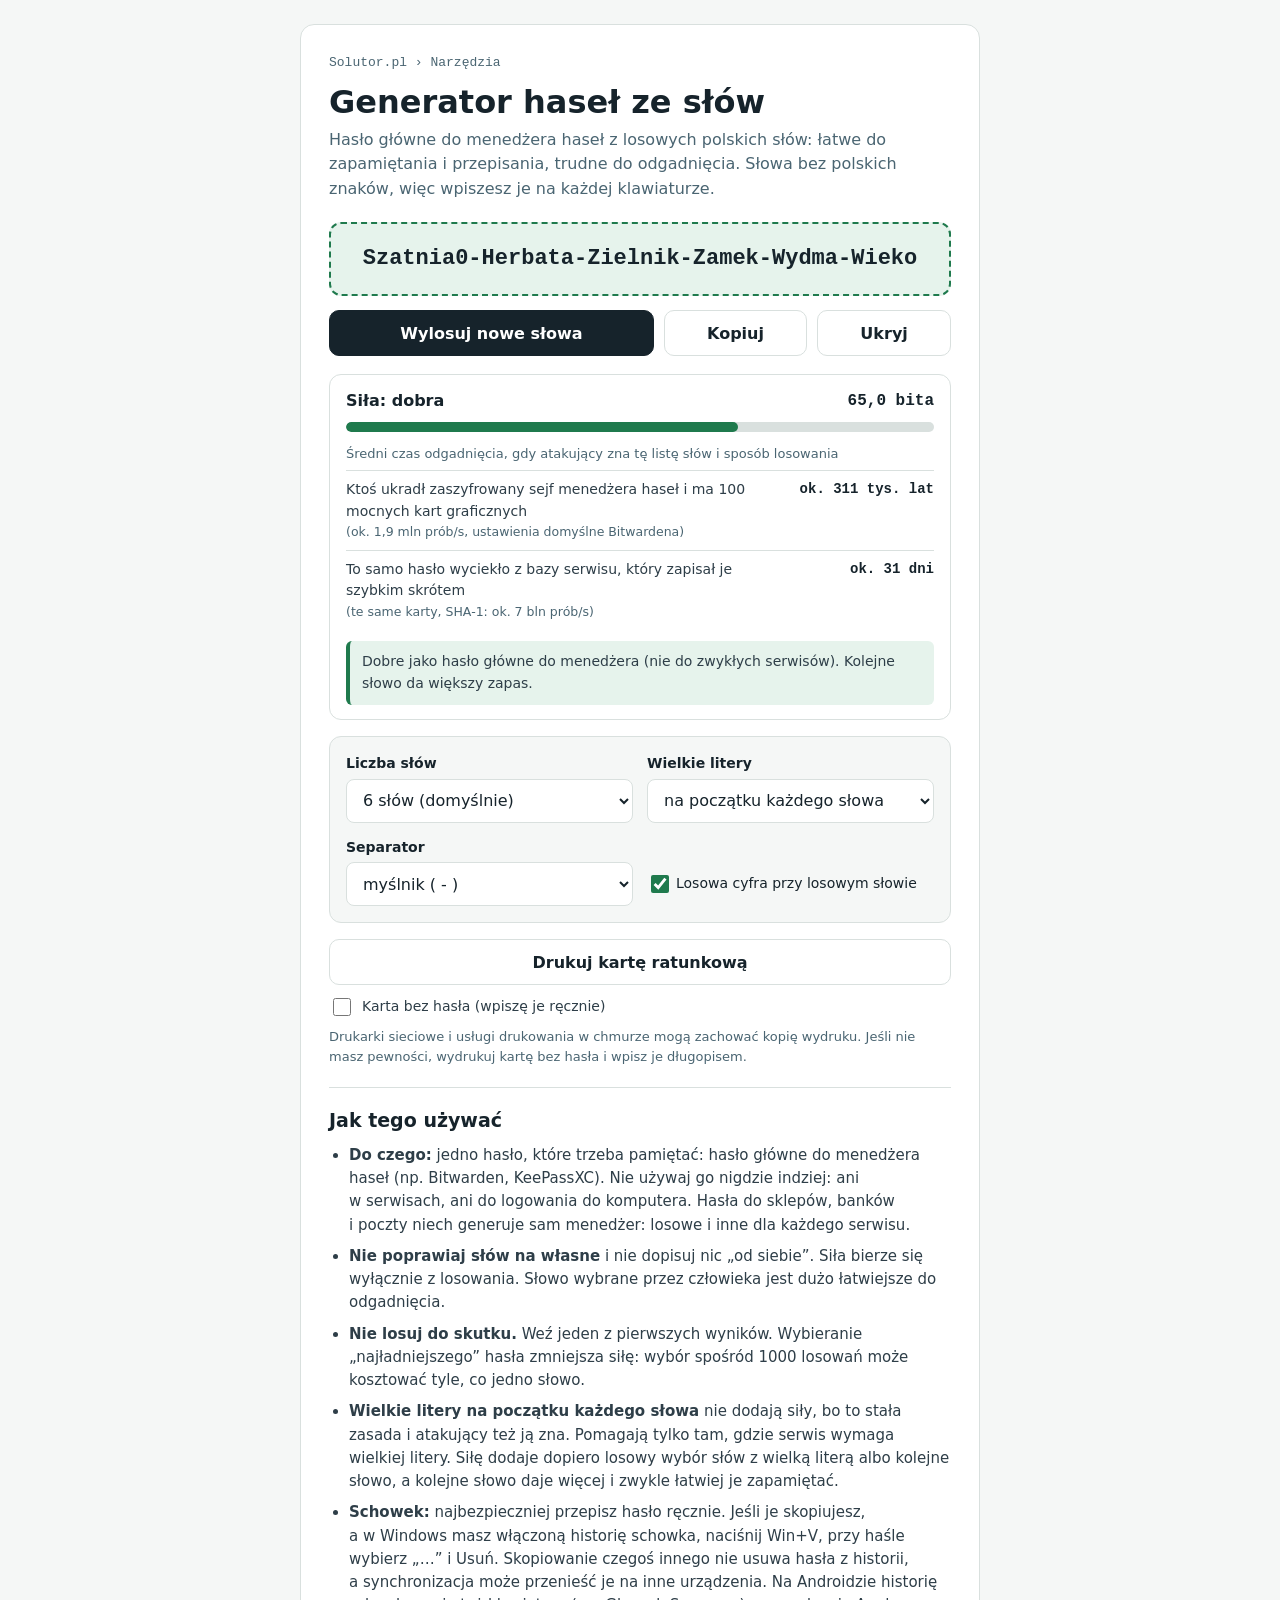
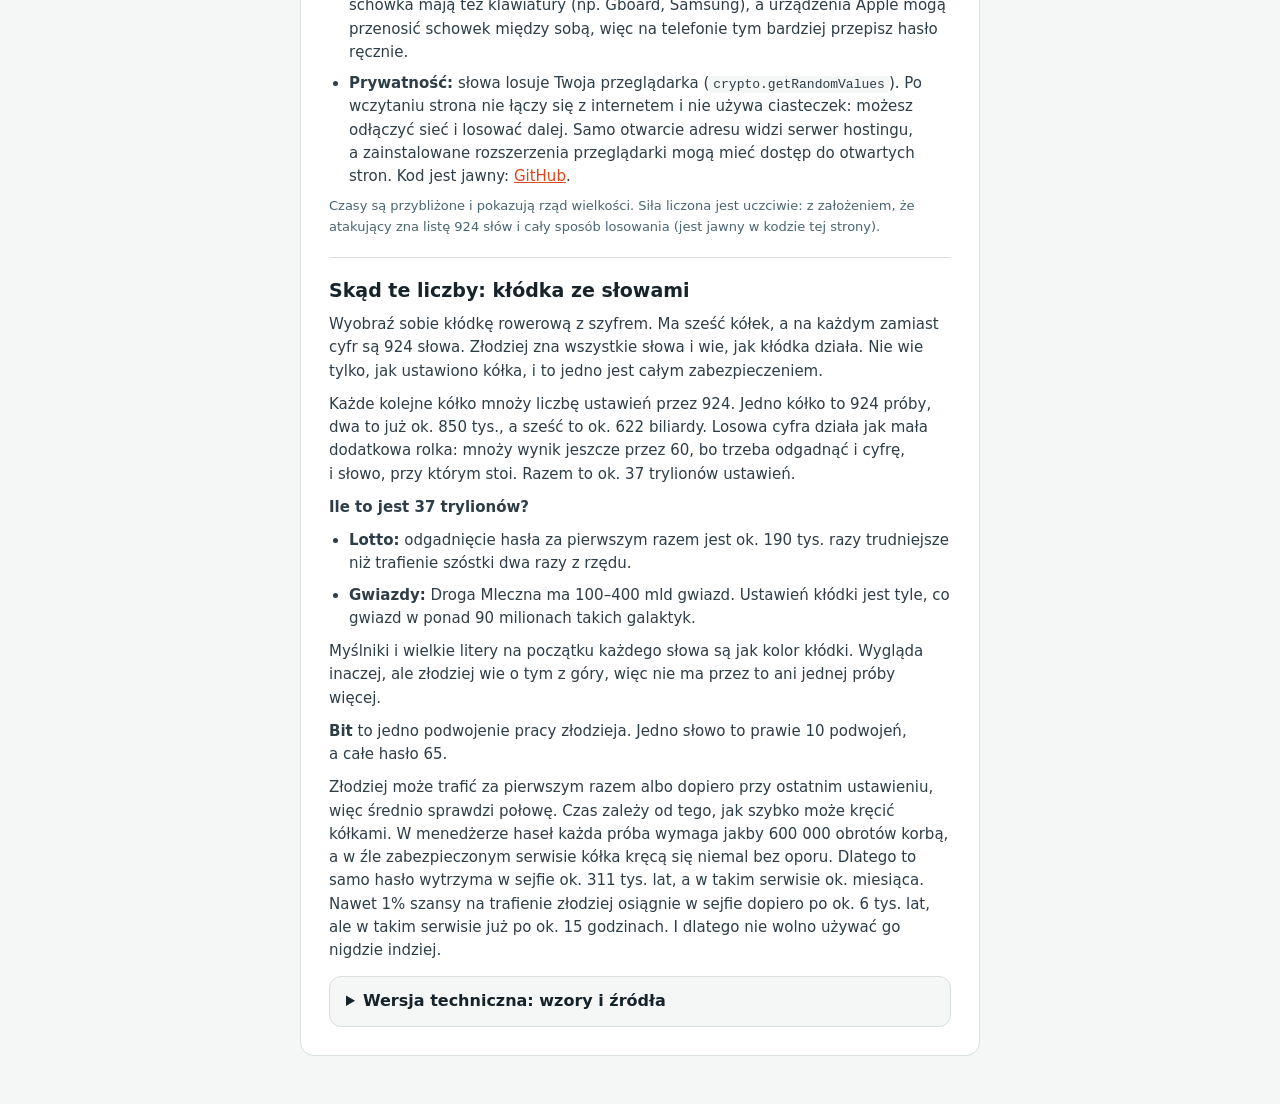
<file: narzedzia/generator-hasel/index.html>
<!DOCTYPE html>
<html lang="pl">
<head>
<meta charset="UTF-8">
<meta name="viewport" content="width=device-width, initial-scale=1.0">
<meta name="referrer" content="no-referrer">
<meta http-equiv="Content-Security-Policy" content="default-src 'none'; script-src 'self'; style-src 'self'; base-uri 'none'; form-action 'none'">
<title>Generator haseł ze słów — Solutor</title>
<meta name="description" content="Hasło główne do menedżera haseł z losowych polskich słów: łatwe do zapamiętania, z uczciwie policzoną siłą. Losowanie w Twojej przeglądarce, hasło nie jest nigdzie wysyłane. Karta ratunkowa do wydruku.">
<link rel="stylesheet" href="../wspolne.css">
<link rel="stylesheet" href="styl.css?v=3">
</head>
<body>

<main class="karta">
  <nav class="okruszki" aria-label="Ścieżka"><a href="../../">Solutor.pl</a> › <a href="../">Narzędzia</a></nav>
  <h1>Generator haseł ze słów</h1>
  <p class="podtytul">Hasło główne do menedżera haseł z losowych polskich słów: łatwe do zapamiętania i&nbsp;przepisania, trudne do odgadnięcia. Słowa bez polskich znaków, więc wpiszesz je na każdej klawiaturze.</p>

  <div class="haslo-wiersz">
    <div id="haslo" class="haslo">Losuję...</div>
  </div>
  <p id="komunikat" class="tylko-czytnik" role="status"></p>
  <noscript><p class="podpowiedz">Ten generator działa wyłącznie w&nbsp;Twojej przeglądarce i&nbsp;wymaga włączonego JavaScriptu.</p></noscript>

  <div class="akcje odstep">
    <button id="losuj" class="przycisk glowny" type="button">Wylosuj nowe słowa</button>
    <button id="kopiuj" class="przycisk" type="button">Kopiuj</button>
    <button id="ukryj" class="przycisk" type="button" aria-pressed="false">Ukryj</button>
  </div>

  <section class="sila" aria-label="Siła hasła">
    <div class="sila-naglowek">
      <span id="ocena">Siła: —</span>
      <span id="bity" class="mono">— bitów</span>
    </div>
    <div class="pasek"><div id="pasek" class="pasek-wypelnienie"></div></div>
    <table class="czasy">
      <caption>Średni czas odgadnięcia, gdy atakujący zna tę listę słów i&nbsp;sposób losowania</caption>
      <tr>
        <th scope="row">Ktoś ukradł zaszyfrowany sejf menedżera haseł i&nbsp;ma 100 mocnych kart graficznych <span class="przypis">(ok. 1,9&nbsp;mln prób/s, ustawienia domyślne Bitwardena)</span></th>
        <td id="czas-sejf" class="mono">—</td>
      </tr>
      <tr>
        <th scope="row">To samo hasło wyciekło z bazy serwisu, który zapisał je szybkim skrótem <span class="przypis">(te same karty, SHA-1: ok. 7&nbsp;bln prób/s)</span></th>
        <td id="czas-szybki" class="mono">—</td>
      </tr>
    </table>
    <p id="podpowiedz" class="podpowiedz"></p>
  </section>

  <section class="opcje ramka" aria-label="Ustawienia">
    <label>Liczba słów
      <select id="liczba">
        <option value="4">4 słowa</option>
        <option value="5">5 słów</option>
        <option value="6" selected>6 słów (domyślnie)</option>
        <option value="7">7 słów (większy zapas)</option>
        <option value="8">8 słów</option>
      </select>
    </label>
    <label>Wielkie litery
      <select id="wielkie">
        <option value="brak">bez wielkich liter</option>
        <option value="kazde" selected>na początku każdego słowa</option>
        <option value="losowo">na początku losowych słów</option>
      </select>
    </label>
    <label>Separator
      <select id="separator">
        <option value="-" selected>myślnik ( - )</option>
        <option value=".">kropka ( . )</option>
        <option value="_">podkreślnik ( _ )</option>
        <option value=" ">spacja</option>
      </select>
    </label>
    <label class="pole-wyboru">
      <input type="checkbox" id="cyfra" checked>
      Losowa cyfra przy losowym słowie
    </label>
  </section>

  <section class="druk">
    <button id="drukuj" class="przycisk druk-przycisk" type="button">Drukuj kartę ratunkową</button>
    <label class="pole-wyboru">
      <input type="checkbox" id="pusta-karta">
      Karta bez hasła (wpiszę je ręcznie)
    </label>
    <p class="drobny">Drukarki sieciowe i&nbsp;usługi drukowania w&nbsp;chmurze mogą zachować kopię wydruku. Jeśli nie masz pewności, wydrukuj kartę bez hasła i&nbsp;wpisz je długopisem.</p>
  </section>

  <section class="wyjasnienie">
    <h2>Jak tego używać</h2>
    <ul>
      <li><strong>Do czego:</strong> jedno hasło, które trzeba pamiętać: hasło główne do menedżera haseł (np. Bitwarden, KeePassXC). Nie używaj go nigdzie indziej: ani w&nbsp;serwisach, ani do logowania do komputera. Hasła do sklepów, banków i&nbsp;poczty niech generuje sam menedżer: losowe i&nbsp;inne dla każdego serwisu.</li>
      <li><strong>Nie poprawiaj słów na własne</strong> i&nbsp;nie dopisuj nic „od siebie”. Siła bierze się wyłącznie z&nbsp;losowania. Słowo wybrane przez człowieka jest dużo łatwiejsze do odgadnięcia.</li>
      <li><strong>Nie losuj do skutku.</strong> Weź jeden z&nbsp;pierwszych wyników. Wybieranie „najładniejszego” hasła zmniejsza siłę: wybór spośród 1000 losowań może kosztować tyle, co jedno słowo.</li>
      <li><strong>Wielkie litery na początku każdego słowa</strong> nie dodają siły, bo to stała zasada i&nbsp;atakujący też ją zna. Pomagają tylko tam, gdzie serwis wymaga wielkiej litery. Siłę dodaje dopiero losowy wybór słów z&nbsp;wielką literą albo kolejne słowo, a&nbsp;kolejne słowo daje więcej i&nbsp;zwykle łatwiej je zapamiętać.</li>
      <li><strong>Schowek:</strong> najbezpieczniej przepisz hasło ręcznie. Jeśli je skopiujesz, a&nbsp;w&nbsp;Windows masz włączoną historię schowka, naciśnij Win+V, przy haśle wybierz „…” i&nbsp;Usuń. Skopiowanie czegoś innego nie usuwa hasła z&nbsp;historii, a&nbsp;synchronizacja może przenieść je na inne urządzenia. Na Androidzie historię schowka mają też klawiatury (np. Gboard, Samsung), a&nbsp;urządzenia Apple mogą przenosić schowek między sobą, więc na telefonie tym bardziej przepisz hasło ręcznie.</li>
      <li><strong>Prywatność:</strong> słowa losuje Twoja przeglądarka (<code>crypto.getRandomValues</code>). Po wczytaniu strona nie łączy się z&nbsp;internetem i&nbsp;nie używa ciasteczek: możesz odłączyć sieć i&nbsp;losować dalej. Samo otwarcie adresu widzi serwer hostingu, a&nbsp;zainstalowane rozszerzenia przeglądarki mogą mieć dostęp do otwartych stron. Kod jest jawny: <a href="https://github.com/adkacz/solutor-www/tree/main/narzedzia/generator-hasel" target="_blank" rel="noopener noreferrer">GitHub</a>.</li>
    </ul>
    <p class="drobny">Czasy są przybliżone i&nbsp;pokazują rząd wielkości. Siła liczona jest uczciwie: z&nbsp;założeniem, że atakujący zna listę <span id="liczba-slow">924</span> słów i&nbsp;cały sposób losowania (jest jawny w&nbsp;kodzie tej strony).</p>
    <div class="po-ludzku">
      <h2>Skąd te liczby: kłódka ze słowami</h2>
      <p>Wyobraź sobie kłódkę rowerową z&nbsp;szyfrem. Ma sześć kółek, a&nbsp;na każdym zamiast cyfr są 924 słowa. Złodziej zna wszystkie słowa i&nbsp;wie, jak kłódka działa. Nie wie tylko, jak ustawiono kółka, i&nbsp;to jedno jest całym zabezpieczeniem.</p>
      <p>Każde kolejne kółko mnoży liczbę ustawień przez 924. Jedno kółko to 924 próby, dwa to już ok. 850&nbsp;tys., a&nbsp;sześć to ok. 622 biliardy. Losowa cyfra działa jak mała dodatkowa rolka: mnoży wynik jeszcze przez 60, bo trzeba odgadnąć i&nbsp;cyfrę, i&nbsp;słowo, przy którym stoi. Razem to ok. 37 trylionów ustawień.</p>
      <p><strong>Ile to jest 37 trylionów?</strong></p>
      <ul>
        <li><strong>Lotto:</strong> odgadnięcie hasła za pierwszym razem jest ok. 190&nbsp;tys. razy trudniejsze niż trafienie szóstki dwa razy z&nbsp;rzędu.</li>
        <li><strong>Gwiazdy:</strong> Droga Mleczna ma 100–400&nbsp;mld gwiazd. Ustawień kłódki jest tyle, co gwiazd w&nbsp;ponad 90&nbsp;milionach takich galaktyk.</li>
      </ul>
      <p>Myślniki i&nbsp;wielkie litery na początku każdego słowa są jak kolor kłódki. Wygląda inaczej, ale złodziej wie o&nbsp;tym z&nbsp;góry, więc nie ma przez to ani jednej próby więcej.</p>
      <p><strong>Bit</strong> to jedno podwojenie pracy złodzieja. Jedno słowo to prawie 10 podwojeń, a&nbsp;całe hasło 65.</p>
      <p>Złodziej może trafić za pierwszym razem albo dopiero przy ostatnim ustawieniu, więc średnio sprawdzi połowę. Czas zależy od tego, jak szybko może kręcić kółkami. W&nbsp;menedżerze haseł każda próba wymaga jakby 600&nbsp;000 obrotów korbą, a&nbsp;w&nbsp;źle zabezpieczonym serwisie kółka kręcą się niemal bez oporu. Dlatego to samo hasło wytrzyma w&nbsp;sejfie ok. 311&nbsp;tys. lat, a&nbsp;w&nbsp;takim serwisie ok. miesiąca. Nawet 1% szansy na trafienie złodziej osiągnie w&nbsp;sejfie dopiero po ok. 6&nbsp;tys. lat, ale w&nbsp;takim serwisie już po ok. 15 godzinach. I&nbsp;dlatego nie wolno używać go nigdzie indziej.</p>
    </div>
    <details class="zrodla">
      <summary>Wersja techniczna: wzory i&nbsp;źródła</summary>
      <h3>Jak liczona jest siła</h3>
      <p>Lista ma 924 różne słowa, więc jedno losowe słowo to log<sub>2</sub>(924) ≈ 9,85 bita. Losowa cyfra przy losowym słowie dodaje log<sub>2</sub>(10 × n), gdzie n to liczba słów, a&nbsp;wielkie litery w&nbsp;losowych słowach log<sub>2</sub>(2<sup>n</sup> − 1). Separator i&nbsp;wielka litera na początku każdego słowa nie dodają nic. Domyślne hasło ma 6 × 9,85 + log<sub>2</sub>(60) ≈ 65 bitów. Średni czas to połowa wszystkich możliwości podzielona przez liczbę prób na sekundę.</p>
      <h3>Skąd szybkość ataku</h3>
      <p>To nie jest nasz pomiar, tylko publiczny test programu hashcat na karcie RTX 5090. Sejf Bitwardena (PBKDF2-SHA256, 600&nbsp;000 iteracji): ok. 19&nbsp;tys. prób/s na kartę, czyli ok. 1,9&nbsp;mln przy 100 kartach. Szybki skrót SHA-1: ok. 70&nbsp;mld prób/s na kartę, czyli ok. 7&nbsp;bln przy 100 kartach. Przy jeszcze słabszym MD5 czasy byłyby ok. 3 razy krótsze. Przy szybkich skrótach test zakłada krótsze hasła niż te z&nbsp;generatora, więc prawdziwy atak może być wolniejszy. Przy PBKDF2 długość hasła prawie nie wpływa na tempo. Nie liczymy tego na korzyść hasła.</p>
      <h3>Co znaczą oceny</h3>
      <p>Organizacja EFF ocenia, że 64 bity z&nbsp;losowych słów chronią przed przestępcą, a&nbsp;77 bitów przed niemal każdym poza najbardziej zdeterminowanymi służbami państwowymi. Stąd progi: poniżej 64 bitów „za mała”, od 64 „dobra”, od 77 „bardzo dobra”. Z&nbsp;losową cyfrą 6 słów to 65 bitów, 7 słów to 75, a&nbsp;8 słów to 85. EFF zaleca co najmniej 6 słów, ale ze swojej listy 7776 słów, co daje 77 bitów. Nasza lista jest krótsza, więc te same 6 słów daje mniej.</p>
      <h3>Źródła</h3>
      <ul>
        <li><a href="https://gist.github.com/Chick3nman/09bac0775e6393468c2925c1e1363d5c" target="_blank" rel="noopener noreferrer">Hashcat: test karty RTX 5090</a></li>
        <li><a href="https://bitwarden.com/help/kdf-algorithms/" target="_blank" rel="noopener noreferrer">Bitwarden: ustawienia szyfrowania hasła głównego</a></li>
        <li><a href="https://cheatsheetseries.owasp.org/cheatsheets/Password_Storage_Cheat_Sheet.html" target="_blank" rel="noopener noreferrer">OWASP: przechowywanie haseł</a></li>
        <li><a href="https://pages.nist.gov/800-63-4/sp800-63b.html" target="_blank" rel="noopener noreferrer">NIST SP 800-63B-4: zasady dla haseł</a></li>
        <li><a href="https://www.eff.org/dice" target="_blank" rel="noopener noreferrer">EFF: hasła z&nbsp;losowych słów</a></li>
        <li><a href="https://ssd.eff.org/module/animated-overview-how-make-super-secure-password-using-dice" target="_blank" rel="noopener noreferrer">EFF: ile słów przed jakim atakującym</a></li>
        <li><a href="https://passwordresearch.com/papers/paper243.html" target="_blank" rel="noopener noreferrer">Bonneau i&nbsp;Shutova (2012): frazy wybierane przez ludzi</a></li>
        <li><a href="https://developer.mozilla.org/en-US/docs/Web/API/Crypto/getRandomValues" target="_blank" rel="noopener noreferrer">MDN: crypto.getRandomValues</a></li>
        <li><a href="https://support.microsoft.com/en-us/windows/using-the-clipboard-30375039-ce71-9fe4-5b30-21b7aab6b13f" target="_blank" rel="noopener noreferrer">Microsoft: schowek w&nbsp;Windows</a></li>
        <li><a href="https://www.wprost.pl/10005885" target="_blank" rel="noopener noreferrer">Wprost: szansa na szóstkę w&nbsp;Lotto</a></li>
        <li><a href="https://imagine.gsfc.nasa.gov/science/objects/milkyway1.html" target="_blank" rel="noopener noreferrer">NASA: Droga Mleczna</a></li>
        <li><a href="https://www.universetoday.com/articles/how-many-stars-are-in-the-milky-way-2" target="_blank" rel="noopener noreferrer">Universe Today: szacunki liczby gwiazd</a></li>
      </ul>
      <p class="drobny">Stan na 23.11.2026. Linki otwierają strony źródeł w&nbsp;nowej karcie, dopiero po kliknięciu.</p>
    </details>
  </section>
</main>

<section class="karta-ratunkowa" aria-hidden="true">
  <h2>Karta ratunkowa</h2>
  <p class="kr-pod">Hasło główne do menedżera haseł</p>

  <div class="kr-zasady">
    <strong>Zasady:</strong>
    1. Schowaj kartę w&nbsp;bezpiecznym miejscu w&nbsp;domu, np. w&nbsp;teczce z&nbsp;ważnymi dokumentami.
    2. Nie rób jej zdjęcia i&nbsp;nie wysyłaj nikomu przez internet.
    3. Przy zmianie hasła głównego zniszcz starą kartę.
  </div>

  <div class="kr-pole">
    <span class="kr-etykieta">1. Menedżer haseł (nazwa, adres strony):</span>
    <div class="kr-linia"></div>
  </div>
  <div class="kr-pole">
    <span class="kr-etykieta">2. Adres e-mail lub login do menedżera:</span>
    <div class="kr-linia"></div>
  </div>
  <div class="kr-pole">
    <span class="kr-etykieta">3. Hasło główne:</span>
    <div id="kr-haslo" class="kr-haslo"></div>
    <span class="kr-drobny">Separator i&nbsp;wielkie litery mają znaczenie. Wydrukowane: <span id="kr-data"></span></span>
  </div>
  <div class="kr-pole">
    <span class="kr-etykieta">4. Kod odzyskiwania logowania dwuetapowego (jeśli menedżer go podał):</span>
    <div class="kr-linia"></div>
  </div>

  <div class="kr-kroki">
    <strong>Gdy zgubisz telefon albo kupisz nowy komputer:</strong><br>
    • zainstaluj ten sam menedżer haseł albo wejdź na jego stronę,<br>
    • zaloguj się adresem z&nbsp;punktu 2 i&nbsp;hasłem z&nbsp;punktu 3,<br>
    • jeśli nie masz drugiego składnika logowania (telefonu, klucza), użyj kodu z&nbsp;punktu 4.<br>
    Po zalogowaniu wrócą wszystkie hasła zapisane w&nbsp;menedżerze w&nbsp;chmurze (np. Bitwarden).
    Menedżer lokalny (np. KeePassXC) nie ma konta w&nbsp;chmurze: wtedy potrzebujesz też osobnej kopii pliku z&nbsp;bazą haseł.
  </div>
</section>

<script src="generator.js?v=3"></script>
</body>
</html>
</file>
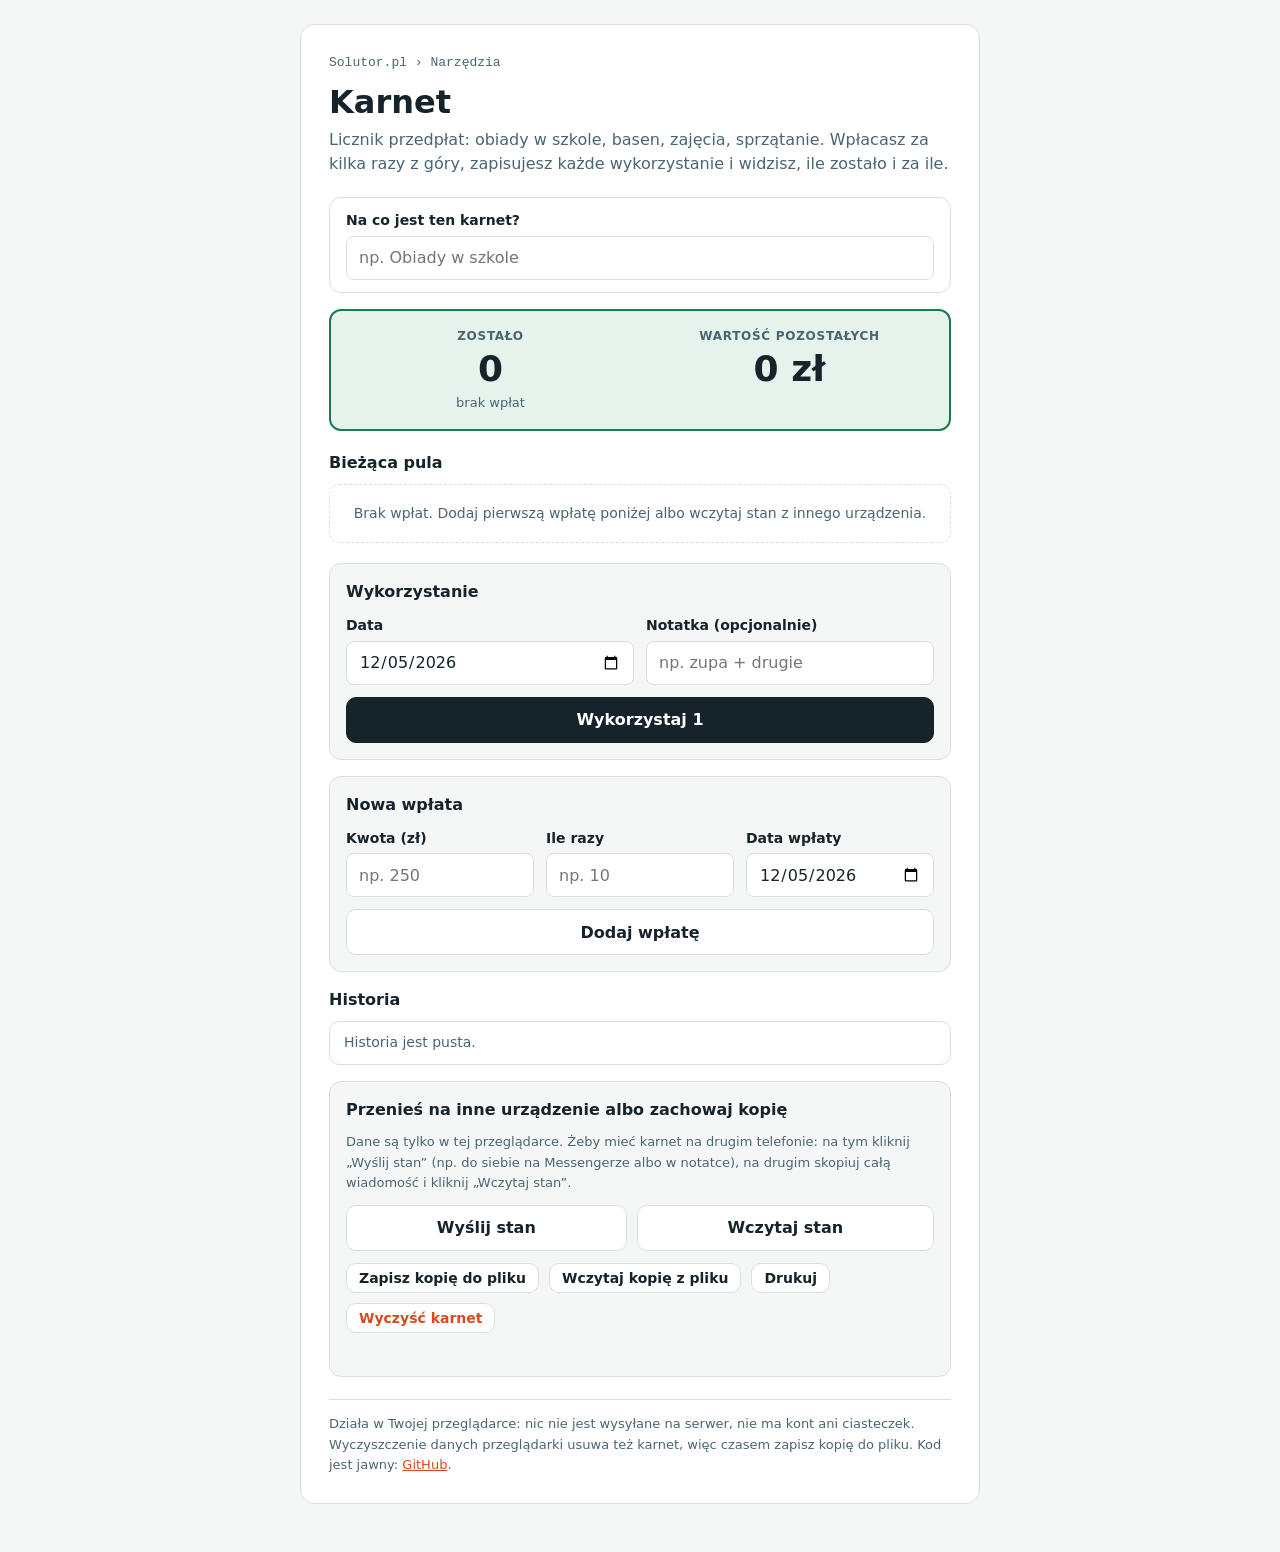
<file: narzedzia/karnet/index.html>
<!DOCTYPE html>
<html lang="pl">
<head>
<meta charset="UTF-8">
<meta name="viewport" content="width=device-width, initial-scale=1.0">
<meta name="referrer" content="no-referrer">
<title>Karnet — licznik przedpłat — Solutor</title>
<meta name="description" content="Prosty licznik przedpłaconego karnetu: obiady w szkole, basen, zajęcia. Wpłaty, wykorzystania, ile zostało i za ile. Dane tylko w Twojej przeglądarce.">
<link rel="stylesheet" href="../wspolne.css">
<link rel="stylesheet" href="karnet.css">
</head>
<body>

<main class="karta">
  <nav class="okruszki bez-druku" aria-label="Ścieżka"><a href="../../">Solutor.pl</a> › <a href="../">Narzędzia</a></nav>
  <h1>Karnet</h1>
  <p class="podtytul">Licznik przedpłat: obiady w szkole, basen, zajęcia, sprzątanie. Wpłacasz za kilka razy z góry, zapisujesz każde wykorzystanie i widzisz, ile zostało i za ile.</p>

  <div class="ramka ramka-biala nazwa-karnetu bez-druku">
    <label class="pole" for="nazwa">Na co jest ten karnet?
      <input type="text" id="nazwa" maxlength="60" placeholder="np. Obiady w szkole" autocomplete="off">
    </label>
  </div>
  <h2 id="nazwa-druk" class="tylko-druk"></h2>

  <section class="saldo" aria-label="Stan karnetu">
    <div class="saldo-blok">
      <div class="saldo-etykieta">Zostało</div>
      <div id="zostalo" class="saldo-liczba">0</div>
      <div id="zostalo-pod" class="saldo-pod">brak wpłat</div>
    </div>
    <div class="saldo-blok">
      <div class="saldo-etykieta">Wartość pozostałych</div>
      <div id="wartosc" class="saldo-liczba">0 zł</div>
      <div id="wartosc-pod" class="saldo-pod">&nbsp;</div>
    </div>
  </section>

  <div class="naglowek-sekcji">
    <h3>Bieżąca pula</h3>
    <span id="pula-opis" class="drobny"></span>
  </div>
  <div id="kafelki" class="kafelki" aria-live="polite"></div>

  <section class="ramka bez-druku" aria-labelledby="odhacz-tytul">
    <h3 id="odhacz-tytul">Wykorzystanie</h3>
    <div class="pola">
      <label class="pole" for="odhacz-data">Data
        <input type="date" id="odhacz-data">
      </label>
      <label class="pole" for="odhacz-notatka">Notatka (opcjonalnie)
        <input type="text" id="odhacz-notatka" maxlength="80" placeholder="np. zupa + drugie" autocomplete="off">
      </label>
    </div>
    <div class="akcje odstep-gora">
      <button id="odhacz" class="przycisk glowny" type="button">Wykorzystaj 1</button>
    </div>
  </section>

  <section class="ramka bez-druku" aria-labelledby="wplata-tytul">
    <h3 id="wplata-tytul">Nowa wpłata</h3>
    <div class="pola">
      <label class="pole" for="wplata-kwota">Kwota (zł)
        <input type="number" id="wplata-kwota" min="0.01" max="100000" step="0.01" inputmode="decimal" placeholder="np. 250">
      </label>
      <label class="pole" for="wplata-ile">Ile razy
        <input type="number" id="wplata-ile" min="1" max="500" step="1" inputmode="numeric" placeholder="np. 10">
      </label>
      <label class="pole" for="wplata-data">Data wpłaty
        <input type="date" id="wplata-data">
      </label>
    </div>
    <div class="akcje odstep-gora">
      <button id="wplac" class="przycisk" type="button">Dodaj wpłatę</button>
    </div>
  </section>

  <div class="naglowek-sekcji">
    <h3>Historia</h3>
    <span id="historia-liczba" class="drobny"></span>
  </div>
  <ul id="historia" class="historia"></ul>

  <section class="ramka bez-druku" aria-labelledby="przenies-tytul">
    <h3 id="przenies-tytul">Przenieś na inne urządzenie albo zachowaj kopię</h3>
    <p class="drobny odstep-dol">Dane są tylko w tej przeglądarce. Żeby mieć karnet na drugim telefonie: na tym kliknij „Wyślij stan” (np. do siebie na Messengerze albo w notatce), na drugim skopiuj całą wiadomość i kliknij „Wczytaj stan”.</p>
    <div class="akcje">
      <button id="wyslij" class="przycisk" type="button">Wyślij stan</button>
      <button id="wczytaj" class="przycisk" type="button">Wczytaj stan</button>
    </div>
    <div class="akcje odstep-gora">
      <button id="zapisz-plik" class="przycisk maly" type="button">Zapisz kopię do pliku</button>
      <button id="wczytaj-plik" class="przycisk maly" type="button">Wczytaj kopię z pliku</button>
      <button id="drukuj" class="przycisk maly" type="button">Drukuj</button>
      <button id="wyczysc" class="przycisk maly ostrozny" type="button">Wyczyść karnet</button>
      <input type="file" id="plik" accept=".json,application/json" hidden>
    </div>
    <p id="komunikat" class="komunikat" role="status"></p>
  </section>

  <footer class="stopka-narzedzia bez-druku">
    Działa w Twojej przeglądarce: nic nie jest wysyłane na serwer, nie ma kont ani ciasteczek. Wyczyszczenie danych przeglądarki usuwa też karnet, więc czasem zapisz kopię do pliku. Kod jest jawny: <a href="https://github.com/adkacz/solutor-www/tree/main/narzedzia/karnet">GitHub</a>.
  </footer>
</main>

<script src="karnet.js"></script>
</body>
</html>
</file>
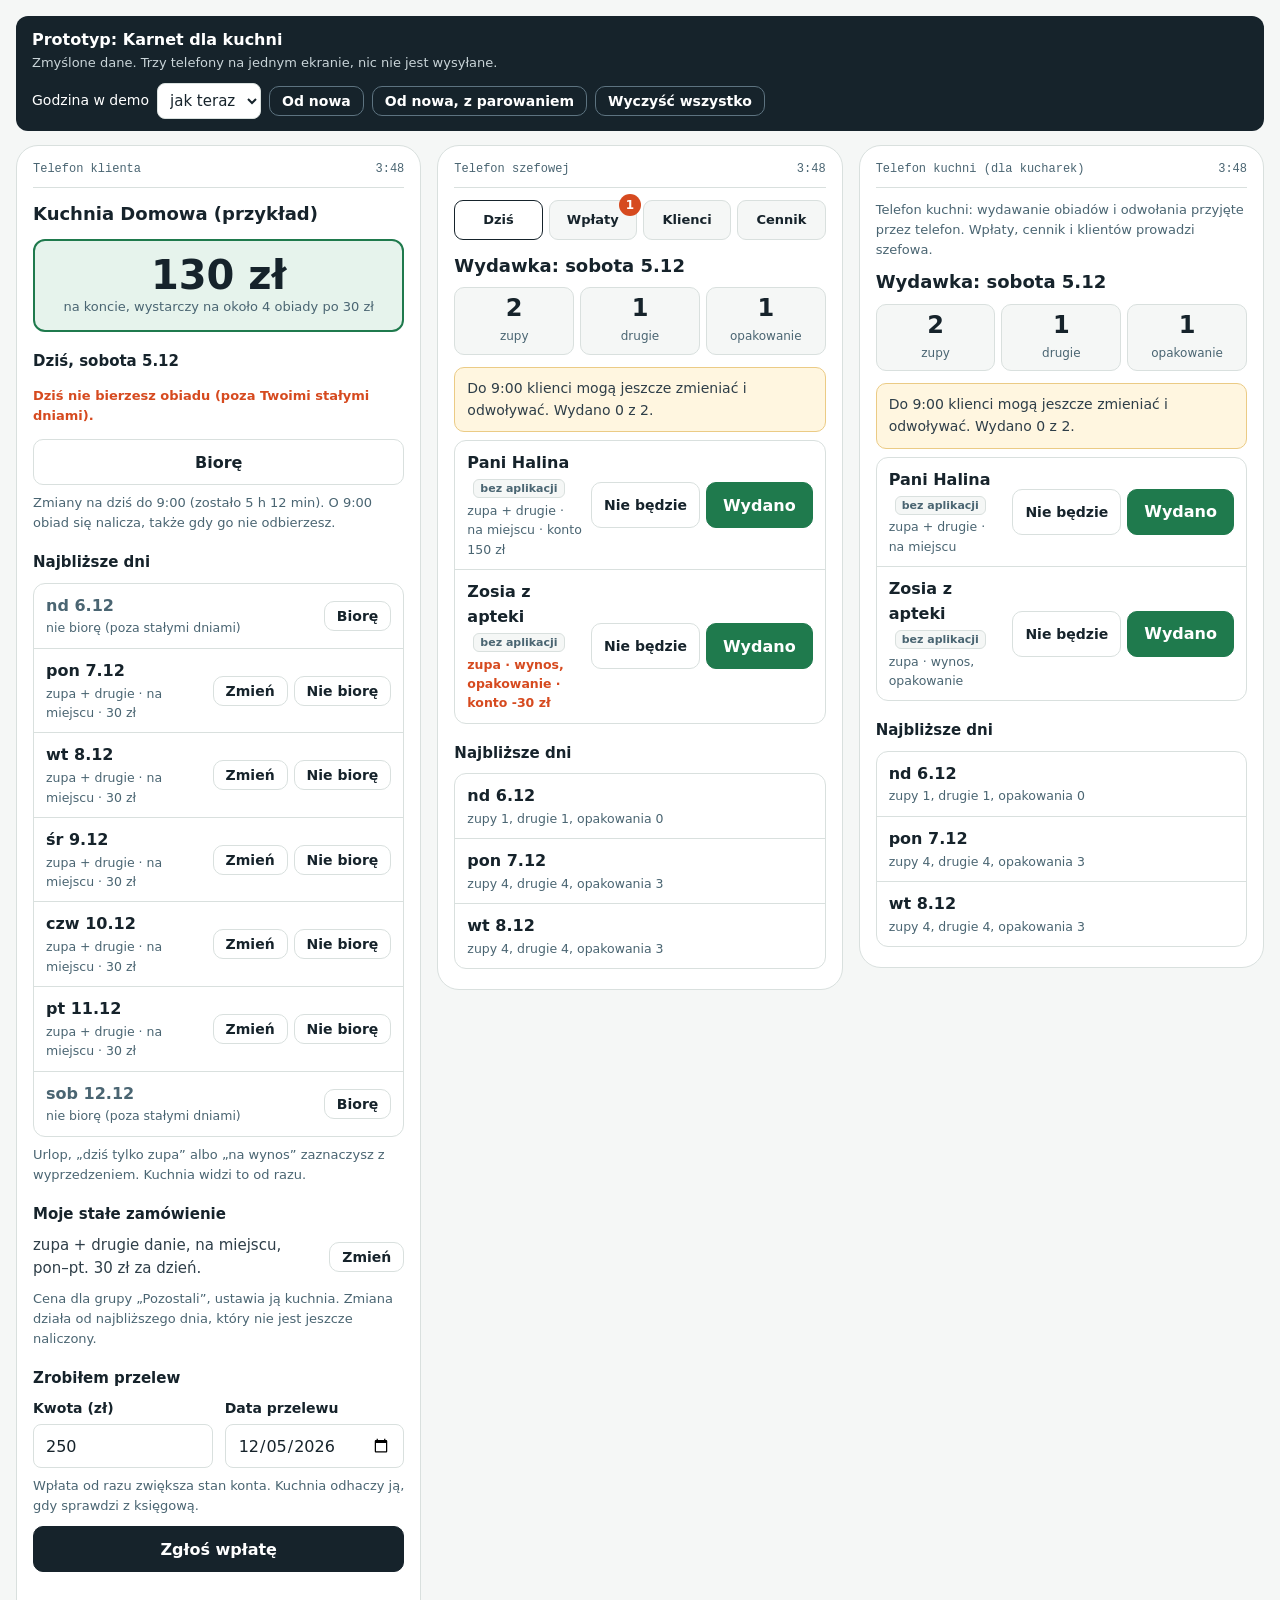
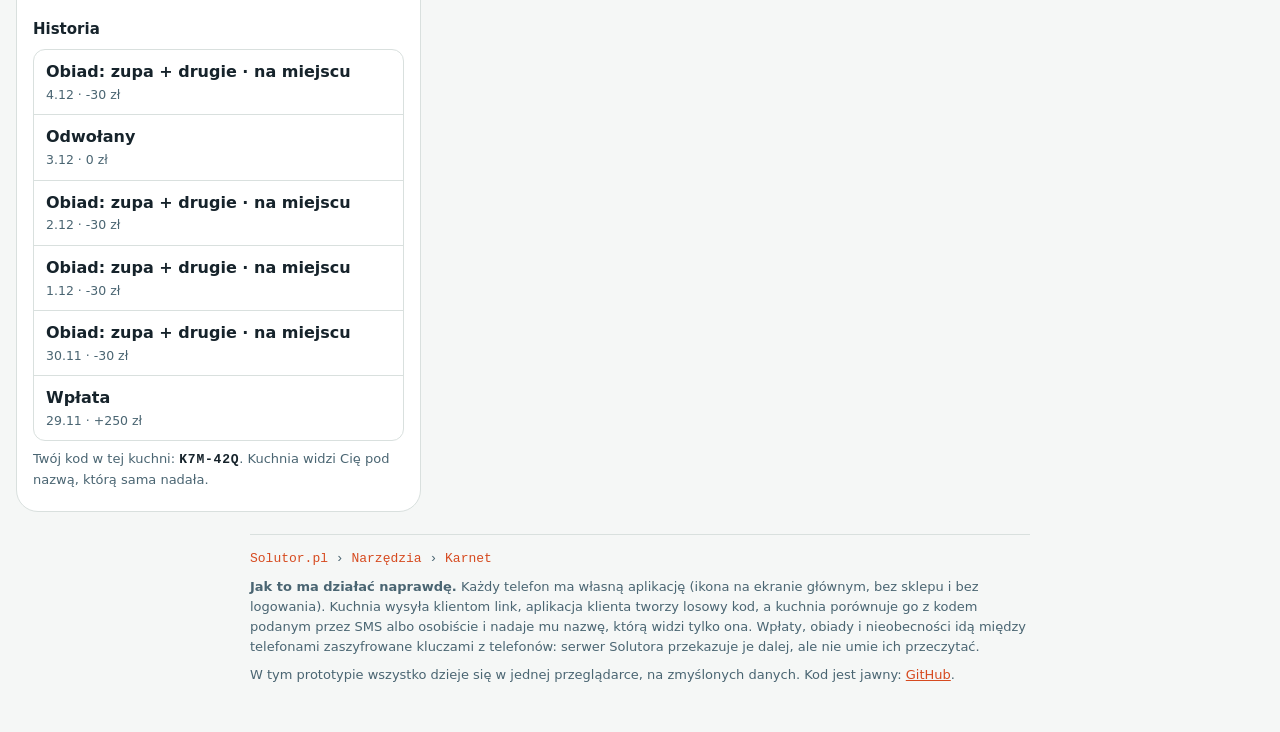
<file: narzedzia/karnet/kuchnia/index.html>
<!DOCTYPE html>
<html lang="pl">
<head>
<meta charset="UTF-8">
<meta name="viewport" content="width=device-width, initial-scale=1.0">
<meta name="referrer" content="no-referrer">
<meta name="robots" content="noindex">
<meta http-equiv="Content-Security-Policy" content="default-src 'none'; script-src 'self'; style-src 'self'; img-src 'self'; base-uri 'none'; form-action 'none'">
<title>Karnet dla kuchni — prototyp — Solutor</title>
<meta name="description" content="Prototyp: karnet obiadowy widziany z dwóch stron — klienta i kuchni. Zmyślone dane, nic nie jest wysyłane.">
<link rel="stylesheet" href="../../wspolne.css">
<link rel="stylesheet" href="kuchnia.css">
</head>
<body>

<header class="demo-pasek">
  <div class="demo-opis">
    <strong>Prototyp: Karnet dla kuchni</strong>
    <span>Zmyślone dane. Trzy telefony na jednym ekranie, nic nie jest wysyłane.</span>
  </div>
  <div class="demo-sterowanie">
    <label class="demo-zegar" for="zegar">Godzina w demo
      <select id="zegar">
        <option value="">jak teraz</option>
        <option value="07:40">7:40</option>
        <option value="08:50">8:50</option>
        <option value="09:15">9:15</option>
        <option value="12:10">12:10</option>
      </select>
    </label>
    <button id="od-nowa" class="przycisk maly" type="button">Od nowa</button>
    <button id="od-nowa-parowanie" class="przycisk maly" type="button">Od nowa, z parowaniem</button>
    <button id="pusta" class="przycisk maly" type="button">Wyczyść wszystko</button>
  </div>
</header>

<nav class="przelacznik" role="tablist" aria-label="Który telefon">
  <button type="button" role="tab" data-telefon="klient">Klient<span class="znaczek" hidden></span></button>
  <button type="button" role="tab" data-telefon="szefowa">Szefowa<span class="znaczek" hidden></span></button>
  <button type="button" role="tab" data-telefon="kuchnia">Telefon kuchni<span class="znaczek" hidden></span></button>
</nav>

<main class="telefony">
  <section class="telefon" id="tel-klient" aria-label="Telefon klienta">
    <div class="telefon-gora"><span>Telefon klienta</span><span class="godz"></span></div>
    <div class="dymki" aria-live="polite"></div>
    <div class="tresc"></div>
  </section>
  <section class="telefon" id="tel-szefowa" aria-label="Telefon szefowej kuchni">
    <div class="telefon-gora"><span>Telefon szefowej</span><span class="godz"></span></div>
    <div class="dymki" aria-live="polite"></div>
    <div class="tresc"></div>
  </section>
  <section class="telefon" id="tel-kuchnia" aria-label="Telefon kuchni">
    <div class="telefon-gora"><span>Telefon kuchni (dla kucharek)</span><span class="godz"></span></div>
    <div class="dymki" aria-live="polite"></div>
    <div class="tresc"></div>
  </section>
</main>

<footer class="stopka-narzedzia demo-stopka">
  <nav class="okruszki" aria-label="Ścieżka"><a href="../../../">Solutor.pl</a> › <a href="../../">Narzędzia</a> › <a href="../">Karnet</a></nav>
  <p><strong>Jak to ma działać naprawdę.</strong> Każdy telefon ma własną aplikację (ikona na ekranie głównym, bez sklepu i bez logowania).
    Kuchnia wysyła klientom link, aplikacja klienta tworzy losowy kod, a kuchnia porównuje go z kodem podanym przez SMS albo osobiście
    i nadaje mu nazwę, którą widzi tylko ona. Wpłaty, obiady i nieobecności idą między telefonami zaszyfrowane kluczami z telefonów:
    serwer Solutora przekazuje je dalej, ale nie umie ich przeczytać.</p>
  <p>W tym prototypie wszystko dzieje się w jednej przeglądarce, na zmyślonych danych. Kod jest jawny:
    <a href="https://github.com/adkacz/solutor-www/tree/main/narzedzia/karnet/kuchnia">GitHub</a>.</p>
</footer>

<script src="kuchnia.js"></script>
</body>
</html>
</file>
<file: narzedzia/wspolne.css>
/* Wspólny styl narzędzi Solutora (solutor.pl/narzedzia/).
   Kolory jak na solutor.pl, czcionki systemowe — nic z obcych serwerów.
   Każde narzędzie: <link rel="stylesheet" href="../wspolne.css"> + ewentualnie własny plik ze szczegółami. */
:root {
  --bg: #F5F7F6;
  --panel: #FFFFFF;
  --ink: #16232B;
  --text: #2E3E48;
  --steel: #4A6572;
  --line: #D9E0DE;
  --ember: #D64A1F;
  --ember-soft: #FBEAE3;
  --ok: #1F7A4D;
  --ok-soft: #E6F3EC;
  --warn: #B7791F;
  --radius: 14px;
  --font-body: system-ui, -apple-system, "Segoe UI", Roboto, "Helvetica Neue", Arial, sans-serif;
  --font-mono: ui-monospace, "Cascadia Mono", Consolas, "SFMono-Regular", Menlo, monospace;
}
* { box-sizing: border-box; }
html { -webkit-text-size-adjust: 100%; }
body {
  margin: 0;
  padding: 24px 16px 48px;
  background: var(--bg);
  color: var(--text);
  font-family: var(--font-body);
  font-size: 16px;
  line-height: 1.55;
}
.mono { font-family: var(--font-mono); }

/* Karta narzędzia */
.karta {
  max-width: 680px;
  margin: 0 auto;
  background: var(--panel);
  border: 1px solid var(--line);
  border-radius: var(--radius);
  padding: 28px;
}
/* Okruszki u góry: Solutor.pl › Narzędzia */
.okruszki { font-family: var(--font-mono); font-size: 13px; color: var(--steel); }
.okruszki a { color: var(--steel); text-decoration: none; }
.okruszki a:hover { color: var(--ember); }
h1 { margin: 10px 0 6px; font-size: clamp(24px, 5vw, 32px); line-height: 1.2; color: var(--ink); }
h2 { margin: 0 0 8px; font-size: 19px; color: var(--ink); }
h3 { margin: 0 0 10px; font-size: 16px; color: var(--ink); }
.podtytul { margin: 0 0 20px; color: var(--steel); }
.drobny { font-size: 13px; color: var(--steel); margin: 8px 0 0; }

/* Ramka (sekcja w karcie) i ramka wyróżniona */
.ramka {
  background: var(--bg);
  border: 1px solid var(--line);
  border-radius: 12px;
  padding: 16px;
  margin-bottom: 16px;
}
.ramka-biala { background: var(--panel); }

/* Przyciski */
.akcje { display: flex; gap: 10px; flex-wrap: wrap; }
.przycisk {
  flex: 1 1 auto;
  padding: 12px 16px;
  font: 600 16px var(--font-body);
  border: 1px solid var(--line);
  border-radius: 10px;
  background: var(--panel);
  color: var(--ink);
  cursor: pointer;
  min-height: 46px;
}
.przycisk:hover { border-color: var(--steel); }
.przycisk.glowny { background: var(--ink); color: #fff; border-color: var(--ink); }
.przycisk.glowny:hover { background: #24394A; }
.przycisk.zrobione { background: var(--ok); color: #fff; border-color: var(--ok); }
.przycisk.maly { flex: 0 0 auto; padding: 6px 12px; font-size: 14px; min-height: 0; }
.przycisk.ostrozny { color: var(--ember); }
.przycisk.ostrozny:hover { border-color: var(--ember); background: var(--ember-soft); }
.przycisk:focus-visible, select:focus-visible, input:focus-visible, a:focus-visible {
  outline: 3px solid var(--ember);
  outline-offset: 2px;
}

/* Pola formularzy */
.pola { display: grid; grid-template-columns: repeat(auto-fit, minmax(150px, 1fr)); gap: 12px; align-items: end; }
.pole { display: flex; flex-direction: column; gap: 4px; font-size: 14px; font-weight: 600; color: var(--ink); }
.pole-wyboru { display: flex; flex-direction: row; align-items: center; gap: 8px; font-size: 14px; font-weight: 400; cursor: pointer; }
input[type="text"], input[type="number"], input[type="date"], select {
  width: 100%;
  padding: 10px 12px;
  border: 1px solid var(--line);
  border-radius: 8px;
  background: var(--panel);
  color: var(--ink);
  font: 400 16px var(--font-body);   /* 16px: telefon nie powiększa strony przy wpisywaniu */
  min-height: 44px;
}
input[type="checkbox"] { width: 18px; height: 18px; accent-color: var(--ok); flex: none; }

/* Komunikat na chwilę (np. „Skopiowano”) */
.komunikat { min-height: 1.4em; font-size: 14px; font-weight: 600; color: var(--ok); margin: 8px 0 0; }
.komunikat.blad { color: var(--ember); }

/* Spis narzędzi (narzedzia/index.html) */
.spis { list-style: none; margin: 0; padding: 0; display: grid; gap: 12px; }
.spis a { display: grid; grid-template-columns: 46px minmax(0, 1fr); column-gap: 14px; padding: 16px 18px; border: 1px solid var(--line); border-radius: 12px; text-decoration: none; color: var(--text); background: var(--panel); }
.spis a:hover { border-color: var(--ember); background: var(--ember-soft); }
.spis strong { display: block; font-size: 18px; color: var(--ink); margin-bottom: 2px; }
.spis span { font-size: 15px; color: var(--steel); }
.spis-ikona {
  grid-row: 1 / span 2;
  box-sizing: border-box;
  width: 46px;
  height: 46px;
  padding: 10px;
  border-radius: 10px;
  background: var(--bg);
  color: var(--ink);
  transition: background-color .15s;
}
.spis-ikona .akcent { color: var(--ember); stroke: currentColor; }
.spis a:hover .spis-ikona { background: var(--panel); }

/* Stopka narzędzia */
.stopka-narzedzia {
  border-top: 1px solid var(--line);
  margin-top: 22px;
  padding-top: 14px;
  font-size: 13px;
  color: var(--steel);
}
.stopka-narzedzia a { color: var(--ember); }

@media (max-width: 560px) {
  body { padding: 16px 12px 40px; }
  .karta { padding: 20px 16px; }
  /* Na telefonie ikona stoi przy tytule, a opis ma całą szerokość karty. */
  .spis a { padding: 14px; column-gap: 12px; align-items: center; }
  .spis-ikona { grid-row: 1; }
  .spis strong { margin-bottom: 0; line-height: 1.25; }
  .spis span { grid-column: 1 / -1; margin-top: 8px; }
}
@media print {
  body { background: #fff; padding: 0; color: #000; }
  .karta { border: 0; padding: 0; max-width: none; }
  .bez-druku { display: none !important; }
}
</file>
<file: narzedzia/czytanie/czytanie.css>
/* Trener czytania — tylko to, czego nie ma w ../wspolne.css */
[hidden] { display: none !important; }
.karta-szeroka { max-width: 760px; }
.odstep-gora { margin-top: 14px; }
.odstep-dol { margin: 0 0 12px; }

/* Tryb gry: na czas ćwiczenia znika wszystko poza planszą i wynikiem (na telefonie mieści się na jednym ekranie) */
body.w-grze { padding-top: 8px; }
body.w-grze .karta { padding-top: 12px; }
body.w-grze .poza-gra { display: none !important; }
body:not(.w-grze) .tylko-w-grze { display: none !important; }

/* Zakładki ćwiczeń */
.zakladki { display: grid; grid-template-columns: repeat(4, 1fr); gap: 6px; margin: 0 0 8px; }
.zakladki button {
  font: 600 15px var(--font-body);
  padding: 8px 4px;
  min-height: 44px;
  border: 1px solid var(--line);
  border-radius: 10px;
  background: var(--panel);
  color: var(--ink);
  cursor: pointer;
}
.zakladki button:hover { border-color: var(--steel); }
.zakladki button[aria-pressed="true"] { background: var(--ink); color: #fff; border-color: var(--ink); }

/* Drugi rząd: ćwiczenia w wybranej grupie; rodzaj szukania (Litery, Liczby, Słowa) wygląda tak samo */
#nawigacja { margin-bottom: 22px; }
.podzakladki, .warianty { display: flex; flex-wrap: wrap; gap: 6px; }
.warianty { margin-bottom: 14px; }
.podzakladki button, .warianty button {
  flex: 1 1 auto;
  font: 600 14px var(--font-body);
  padding: 6px 10px;
  min-height: 44px;
  border: 1px solid var(--line);
  border-radius: 10px;
  background: var(--bg);
  color: var(--text);
  cursor: pointer;
}
.zakladki button, .podzakladki button { display: flex; align-items: center; justify-content: center; gap: 7px; }
.ikona { display: block; flex: none; width: 20px; height: 20px; }
.ikona .akcent { color: var(--ember); stroke: currentColor; }
.zakladki button[aria-pressed="true"] .ikona .akcent { color: #FF9A70; }
.podzakladki button:hover, .warianty button:hover { border-color: var(--steel); }
.podzakladki button[aria-pressed="true"], .warianty button[aria-pressed="true"] { background: var(--panel); color: var(--ink); border-color: var(--ink); box-shadow: inset 0 0 0 1px var(--ink); }

.opis { margin: 0 0 14px; color: var(--steel); font-size: 15px; }
.etykieta { font-size: 11px; font-weight: 700; letter-spacing: .06em; text-transform: uppercase; color: var(--steel); }

/* Pasek celu: czego szukać + Przerwij */
.pasek-celu {
  display: flex;
  align-items: center;
  justify-content: space-between;
  gap: 8px 12px;
  background: var(--ok-soft);
  border: 2px solid var(--ok);
  border-radius: 12px;
  padding: 6px 12px;
  margin-bottom: 8px;
  min-height: 54px;
}
.cel-blok { display: flex; align-items: center; gap: 4px 10px; flex-wrap: wrap; min-width: 0; flex: 1 1 auto; }
.pasek-celu .przycisk { flex: 0 0 auto; }
.cel { font-size: clamp(22px, 6.5vw, 30px); font-weight: 800; color: var(--ink); font-variant-numeric: tabular-nums; line-height: 1.2; }
/* Szukane słowo tą samą grubością co tekst — kształt ma być ten sam, który oko znajdzie w tekście */
.cel-slowo { font-size: clamp(19px, 5.5vw, 26px); font-weight: 400; overflow-wrap: anywhere; }
.cel-pod { font-size: 13px; color: var(--steel); }
.kropki { display: inline-flex; gap: 5px; flex-wrap: wrap; }
.kropki span { width: 12px; height: 12px; border-radius: 50%; border: 2px solid var(--ok); }
.kropki span.pelna { background: var(--ok); }

/* Wskaźniki */
.wskazniki { display: grid; grid-template-columns: repeat(3, 1fr); gap: 6px; margin-bottom: 8px; text-align: center; }
.wskazniki.cztery { grid-template-columns: repeat(4, 1fr); }
.wskazniki > div { background: var(--bg); border: 1px solid var(--line); border-radius: 10px; padding: 5px 4px; min-width: 0; }
.wskazniki .etykieta { display: block; font-size: 10.5px; }
.wskazniki strong {
  display: block;
  font-size: clamp(17px, 5vw, 24px);
  font-weight: 800;
  color: var(--ink);
  font-variant-numeric: tabular-nums;
  line-height: 1.25;
  white-space: nowrap;
  overflow: hidden;
  text-overflow: ellipsis;
}
.wskazniki .pod { display: block; font-size: 12px; color: var(--steel); line-height: 1.3; }

/* cichy pasek tempa w tablicy Schultego: wypełnienie = znalezione znaki, kreska = tempo progu */
.pasek-tempa { position: relative; height: 6px; margin: 0 0 10px; background: var(--line); border-radius: 999px; }
/* niebieski / bursztyn zamiast zielony / bursztyn — zielony i bursztyn zlewają się przy deuteranopii */
.pasek-tempa > div:first-child { height: 100%; width: 0; background: #3F7CC0; opacity: .8; border-radius: 999px; }
.pasek-tempa.za > div:first-child { background: #D08A2E; opacity: .8; }
.pasek-tempa > div:last-child { position: absolute; top: -3px; bottom: -3px; left: -1px; width: 2px; background: var(--steel); border-radius: 1px; }
body.w-grze:has(#s-tempo:not([hidden])) .plansza-ramka {
  width: min(100%, 560px, max(240px, calc(100vh - 216px)));
  width: min(100%, 560px, max(240px, calc(100svh - 216px)));
}
/* Tempo kolorem tablicy: warstwa mnożona (multiply) barwi pola, ale ciemne znaki zostają ciemne.
   Dwie warstwy, każda gaśnie i zapala się płynnie (bez skoków, które działałyby jak alarm). */
#m-schulte { --t-przed: #D4E6FA; --t-wolniej: #EBC283; }
#m-schulte.paleta-wyrazna { --t-przed: #B9D5F5; --t-wolniej: #DDA25A; }
.tlo-tempa { position: absolute; inset: 0; z-index: 2; border-radius: 10px; pointer-events: none; mix-blend-mode: multiply; opacity: 0; transition: opacity 1.2s ease; }
.tlo-tempa.przed { background: var(--t-przed); }
.tlo-tempa.wolniej { background: var(--t-wolniej); }
.plansza-ramka.tempo-przed .tlo-tempa.przed, .plansza-ramka.tempo-wolniej .tlo-tempa.wolniej { opacity: 1; }
.probka-tempa { display: grid; grid-template-columns: repeat(3, 1fr); gap: 6px; margin: 4px 0 2px; }
.probka-tempa > span { display: flex; flex-direction: column; align-items: center; padding: 6px 2px; border: 1px solid var(--line); border-radius: 8px; font-weight: 700; font-size: 20px; color: var(--ink); background: var(--bg); background-blend-mode: multiply; }
.probka-tempa > span small { font-size: 11px; font-weight: 600; color: var(--steel); }
.probka-tempa > span.przed { background-image: linear-gradient(var(--t-przed), var(--t-przed)); }
.probka-tempa > span.wolniej { background-image: linear-gradient(var(--t-wolniej), var(--t-wolniej)); }
.pasek-czasu { height: 8px; background: var(--line); border-radius: 999px; overflow: hidden; margin-bottom: 12px; }
.pasek-czasu > div { height: 100%; width: 100%; background: var(--ok); border-radius: 999px; transition: width .15s linear; }
.pasek-czasu > div.postep { width: 0; background: var(--steel); }
.pasek-czasu > div.malo { background: var(--ember); }

.ustawienia .pola { grid-template-columns: repeat(auto-fit, minmax(160px, 1fr)); }
.przelaczniki { display: flex; flex-wrap: wrap; gap: 8px 18px; margin-top: 12px; }
.ustawienia .drobny { margin-top: 12px; }
.link-przycisk { background: none; border: 0; padding: 0; font: inherit; color: var(--ember); text-decoration: underline; cursor: pointer; }

.wynik {
  background: var(--ok-soft);
  border: 2px solid var(--ok);
  border-radius: 12px;
  padding: 10px 14px;
  text-align: center;
  font-weight: 600;
  color: var(--ink);
  margin: 0 0 12px;
}

/* Plansza (Schulte, wyszukiwanie) */
.plansza-ramka {
  position: relative;
  width: min(100%, 560px);
  aspect-ratio: 1 / 1;
  margin: 0 auto 16px;
  background: var(--panel);
  border: 2px solid var(--line);
  border-radius: 12px;
  padding: 5px;
  transition: border-color .25s, box-shadow .25s;
}
/* W trakcie gry plansza ma się zmieścić pod wynikami (wysokość ekranu minus pasek celu i wskaźniki) */
body.w-grze .plansza-ramka {
  width: min(100%, 560px, max(240px, calc(100vh - 200px)));
  width: min(100%, 560px, max(240px, calc(100svh - 200px)));
}
/* premia za trafienie w główne uderzenie spokojnego rytmu — niebieska poświata (czytelna przy zaburzeniach barw) */
/* napis „Powrót!” tuż nad ramką (nie zasłania pól) — pojawia się na chwilę i znika */
.powrot-napis { position: absolute; top: -4px; left: 50%; z-index: 6; transform: translate(-50%, -80%); padding: 2px 12px; border-radius: 999px; background: #3F7CC0; color: #fff; font-weight: 700; font-size: 15px; white-space: nowrap; pointer-events: none; opacity: 0; transition: opacity .25s ease, transform .25s ease; }
.powrot-napis.widoczny { opacity: 1; transform: translate(-50%, -100%); }
.plansza-ramka.w-rytmie { box-shadow: 0 0 0 4px rgba(63, 124, 192, .35); }
.plansza-ramka.wygrana { border-color: var(--ok); box-shadow: 0 0 0 4px var(--ok-soft); }
.plansza { display: grid; width: 100%; height: 100%; gap: 4px; }
.pole-planszy {
  display: flex;
  align-items: center;
  justify-content: center;
  min-width: 0;
  min-height: 0;
  padding: 0;
  font: inherit;
  font-weight: 700;
  font-variant-numeric: tabular-nums;
  line-height: 1;
  white-space: nowrap;
  overflow: hidden;
  background: var(--bg);
  border: 1px solid var(--line);
  border-radius: 6px;
  color: var(--ink);
  cursor: pointer;
  user-select: none;
  -webkit-user-select: none;
  touch-action: manipulation;
  -webkit-tap-highlight-color: transparent;
}
.pole-planszy:hover { border-color: var(--steel); }
/* ćwiartka z szukanym znakiem — spokojne tło, bez migania */
.pole-planszy.obszar { background: #FBF0DA; border-color: #E8C98C; }
.pole-planszy.trafione { background: var(--ok-soft); color: #A9D3BC; border-color: #CFE7D9; cursor: default; }
.pole-planszy.trafiony { background: var(--ok); color: #fff; border-color: var(--ok); cursor: default; }
.pole-planszy.blysk-dobry { background: #CDEBD9; border-color: var(--ok); }
.pole-planszy.blysk-zly { background: var(--ember-soft); border-color: var(--ember); color: var(--ember); animation: potrzasniecie .25s ease; }
.pole-planszy.podpowiedz { background: #FDF1DC; border: 2px solid var(--warn); color: #8A5A12; animation: puls 1s infinite alternate; }

.punkt-srodek {
  position: absolute;
  top: 50%;
  left: 50%;
  width: 12px;
  height: 12px;
  transform: translate(-50%, -50%);
  border-radius: 50%;
  background: var(--ember);
  border: 2px solid #fff;
  pointer-events: none;
  z-index: 3;
}

/* Nakładka przed startem i po końcu */
.nakladka {
  position: absolute;
  inset: 0;
  z-index: 5;
  display: flex;
  flex-direction: column;
  align-items: center;
  justify-content: center;
  gap: 10px;
  padding: 14px;
  text-align: center;
  background: rgba(245, 247, 246, .97);
  border-radius: 10px;
  overflow: auto;
}
.nakladka p { margin: 0; max-width: 34ch; font-size: 15px; color: var(--text); }
.nakladka .nakladka-tytul { font-size: 20px; font-weight: 800; color: var(--ink); }
.nakladka .przycisk { flex: 0 0 auto; min-width: 170px; }

/* Napis „+5 s” itp. na chwilę u góry planszy */
.kotwica { position: relative; }
.odznaka {
  position: absolute;
  left: 50%;
  top: 8px;
  z-index: 6;
  max-width: 94%;
  padding: 4px 12px;
  border-radius: 999px;
  background: var(--ok);
  color: #fff;
  font-size: 14px;
  font-weight: 800;
  white-space: nowrap;
  overflow: hidden;
  text-overflow: ellipsis;
  pointer-events: none;
  transform: translateX(-50%);
  animation: odlot 1.2s ease-out forwards;
}
.odznaka.kara { background: var(--ember); }
.odznaka.premia { background: var(--ink); }

/* Ciemna scena: RSVP i widzenie peryferyjne */
.scena {
  position: relative;
  background: var(--ink);
  color: #F5F7F6;
  border-radius: 14px;
  overflow: hidden;
  margin-bottom: 12px;
  user-select: none;
  -webkit-user-select: none;
}
.rsvp-scena { display: flex; align-items: center; min-height: clamp(140px, 30vw, 190px); padding: 34px 8px; cursor: pointer; touch-action: manipulation; }
.rsvp-kreska { position: absolute; left: 50%; width: 2px; height: 18px; background: var(--ember); transform: translateX(-50%); }
.rsvp-kreska.gora { top: 12px; }
.rsvp-kreska.dol { bottom: 12px; }
.rsvp-slowo { display: flex; align-items: baseline; width: 100%; font-size: 40px; font-weight: 700; line-height: 1.25; }
.rsvp-lewa { flex: 1 1 0; text-align: right; white-space: pre; }
.rsvp-orp { color: #F2784B; }
.rsvp-prawa { flex: 1 1 0; text-align: left; white-space: pre; }
.sterowanie { margin-bottom: 14px; }
.sterowanie .przycisk { flex: 1 1 0; padding-left: 8px; padding-right: 8px; }
.sterowanie .glowny { flex-grow: 1.4; }
textarea, input[type="text"] {
  width: 100%;
  min-height: 150px;
  padding: 10px 12px;
  border: 1px solid var(--line);
  border-radius: 8px;
  background: var(--panel);
  color: var(--ink);
  font: 400 16px/1.5 var(--font-body);
  resize: vertical;
}
textarea:focus-visible, input[type="text"]:focus-visible { outline: 3px solid var(--ember); outline-offset: 2px; }
input[type="text"] { min-height: 44px; padding: 8px 12px; }

.peryf-scena { display: flex; align-items: center; justify-content: center; min-height: clamp(140px, 32vw, 190px); }
.peryf-linia { position: absolute; top: 50%; left: 50%; height: 2px; background: rgba(245, 247, 246, .18); transform: translate(-50%, -50%); transition: width .3s ease; }
.peryf-punkt { width: 16px; height: 16px; border-radius: 50%; background: var(--ember); border: 3px solid #fff; z-index: 2; transition: transform .2s ease, background .2s ease; }
.peryf-punkt.ladowanie { transform: scale(1.4); background: var(--warn); }
.peryf-slowo {
  position: absolute;
  top: 50%;
  transform: translate(-50%, -50%);
  font-size: clamp(17px, 4.4vw, 26px);
  font-weight: 800;
  white-space: nowrap;
  color: #9FD3F0;
}
.peryf-slowo.zakryte { color: #5B6F7A; font-weight: 600; }
.wybory { display: grid; grid-template-columns: 1fr 1fr; gap: 8px; margin-bottom: 12px; }
.wybor {
  display: flex;
  justify-content: space-between;
  align-items: center;
  gap: 8px;
  min-height: 50px;
  padding: 10px 14px;
  font: 700 16px var(--font-body);
  border: 2px solid var(--line);
  border-radius: 12px;
  background: var(--panel);
  color: var(--ink);
  cursor: pointer;
  touch-action: manipulation;
}
.wybor:hover:not(:disabled) { border-color: var(--steel); }
.wybor:disabled { cursor: default; opacity: .6; }
.wybor .kropka { color: var(--steel); }
.wybor.dobry { background: var(--ok-soft); border-color: var(--ok); opacity: 1; }
.wybor.zly { background: var(--ember-soft); border-color: var(--ember); opacity: 1; }

/* Test tempa i zrozumienia: tekst do zwykłego czytania i pytania z jedną kolumną odpowiedzi */
.tekst-czytanie { margin: 0 0 12px; padding: 16px 18px; background: var(--panel); border: 1px solid var(--line); border-radius: 12px; font-size: 17px; line-height: 1.65; color: var(--text); }
.tekst-czytanie h3 { margin: 0 0 10px; font-size: 19px; color: var(--ink); }
.tekst-czytanie p { margin: 0 0 .8em; max-width: 68ch; }
.pytania { margin: 0 0 6px; }
.pytanie { border: 0; margin: 0 0 18px; padding: 0; min-width: 0; }
.pytanie legend { padding: 0; margin-bottom: 8px; font-weight: 700; font-size: 16px; color: var(--ink); }
.wybory.jedna { grid-template-columns: 1fr; gap: 6px; margin-bottom: 0; }
.wybory.jedna .wybor { justify-content: flex-start; text-align: left; font-weight: 600; font-size: 15px; min-height: 44px; }
.wybor[aria-pressed="true"]:not(.dobry):not(.zly) { border-color: var(--ink); background: var(--bg); box-shadow: inset 0 0 0 1px var(--ink); }
.podsumowanie .mocny { font-weight: 700; }
.wykres .slupek.powtorka { opacity: .4; }

/* Podobne zestawy: dwa zestawy obok siebie na ciemnej scenie, różnica zaznaczona po odpowiedzi */
.podobne-scena { display: grid; grid-template-columns: 1fr 1fr; gap: 10px; align-items: center; min-height: clamp(110px, 26vw, 150px); padding: 18px 10px; }
.zestaw { text-align: center; font-size: clamp(20px, 5.4vw, 30px); font-weight: 700; font-variant-numeric: tabular-nums; letter-spacing: .02em; white-space: nowrap; overflow: hidden; padding: 10px 4px; border-radius: 10px; background: rgba(255, 255, 255, .06); }
.zestaw.zakryte { color: #5B6F7A; font-weight: 600; }
.zestaw .roznica { color: var(--ink); background: #F2C36B; border-radius: 3px; }
.wybory.dwa { grid-template-columns: 1fr 1fr; }
.wybory.dwa .wybor { justify-content: center; }

/* Pojęcia */
.start-blok { text-align: center; }
.start-blok p { margin: 0 0 12px; }
.start-blok .przycisk { min-width: 170px; flex: 0 0 auto; }
.tekst-scena {
  position: relative;
  background: var(--panel);
  border: 2px solid var(--line);
  border-radius: 14px;
  padding: 12px 14px;
  margin-bottom: 14px;
  font-size: 17px;
  line-height: 1.95;
  color: var(--text);
  max-height: 360px;
  overflow-y: auto;
  overscroll-behavior: contain;
}
body.w-grze .tekst-scena {
  max-height: max(220px, calc(100vh - 220px));
  max-height: max(220px, calc(100svh - 220px));
}
.slowo { padding: 2px 2px; border-radius: 4px; cursor: pointer; -webkit-tap-highlight-color: transparent; }
.slowo.klucz { background: var(--bg); border-bottom: 2px dashed var(--steel); }
.slowo.znalezione { background: var(--ok-soft); color: var(--ok); border-bottom: 2px solid var(--ok); font-weight: 700; cursor: default; }
.slowo.zle { background: var(--ember-soft); }
.slowo.podpowiedz { background: #FDF1DC; outline: 2px solid var(--warn); }
/* Cały fragment: odsłonięte słowa przygasają, ale dają się czytać; zwrotki wiersza z odstępem */
.slowo.odkryte { color: var(--steel); border-bottom: 2px solid var(--ok-soft); cursor: default; }
.znak { padding: 2px 2px; }
.zwrotka { display: block; height: .7em; }

/* Na pamięć: luki w miejscu ukrytych słów, bieżąca luka i bieżący wers */
.pamiec-scena .wers { display: block; }
.pamiec-scena .jedn { border-radius: 6px; }
.pamiec-scena .jedn.biezaca { background: #FDF1DC; box-shadow: 0 0 0 4px #FDF1DC; }
.luka { display: inline-block; height: 1.2em; vertical-align: -0.2em; border-bottom: 2px solid var(--steel); color: var(--steel); line-height: 1.2; }
.luka.biezaca { border-bottom: 3px solid var(--ember); background: #FDF1DC; }
.n-ok { color: var(--ok); }
.n-zle { color: var(--ember); background: var(--ember-soft); border-radius: 4px; }
.n-wpisano { font-size: 0.7em; vertical-align: super; margin-left: 2px; text-decoration: line-through; }
.n-odsl { color: var(--ink); background: var(--bg); border-radius: 4px; }
.n-mig { background: var(--ember-soft); }
.cel-tekst { font-size: clamp(16px, 4.4vw, 19px); font-weight: 700; }
.wpis-blok { margin: 0 0 10px; }
.wpis-blok input { max-width: 240px; font-size: 18px; }
.wpis-blok input::-ms-reveal { display: none; } /* Edge: bez „oka” w polu typu hasło (Na pamięć) */
.historia .wartosc .pilne { color: var(--ember); font-weight: 700; }

/* Moje teksty: lista z „Popraw”, formularz otwierany przyciskiem „Dodaj tekst” */
.moje-lista li.wybrany { background: var(--bg); }
.moj-formularz { margin: 0 0 10px; }
.moj-formularz-tytul { margin: 0 0 8px; font-weight: 700; color: var(--ink); }
.moj-formularz .komunikat:empty { display: none; }

/* Historia wyników */
.naglowek-sekcji { display: flex; justify-content: space-between; align-items: center; gap: 8px; flex-wrap: wrap; margin-bottom: 8px; }
.naglowek-sekcji h3 { margin: 0; }
.historia { list-style: none; margin: 0 0 14px; padding: 0; border: 1px solid var(--line); border-radius: 10px; max-height: 260px; overflow-y: auto; }
.historia li { display: flex; justify-content: space-between; align-items: center; gap: 4px 12px; flex-wrap: wrap; padding: 8px 12px; border-bottom: 1px solid var(--line); font-size: 14px; }
.historia li:last-child { border-bottom: 0; }
.historia .meta { color: var(--steel); font-size: 13px; }
.historia .wartosc { font-weight: 700; color: var(--ink); font-variant-numeric: tabular-nums; }
.historia .pusto { justify-content: center; color: var(--steel); }
.znaczek { display: inline-block; margin-left: 6px; padding: 0 6px; border-radius: 6px; background: var(--ok-soft); color: var(--ok); font-size: 11px; font-weight: 700; letter-spacing: .04em; text-transform: uppercase; }
/* „Co się dzieje w tle”: zwijane wyjaśnienie z badaniami i źródłami pod poradami ćwiczenia */
details.w-tle { margin: 0 0 8px; border: 1px solid var(--line); border-radius: 8px; background: var(--panel); font-size: 14px; color: var(--text); }
details.w-tle > summary { cursor: pointer; padding: 11px 12px; font-weight: 700; color: var(--ink); }
details.w-tle > summary:hover { color: var(--steel); }
details.w-tle[open] > summary { border-bottom: 1px solid var(--line); }
details.w-tle p { margin: 10px 12px; }
details.w-tle .zrodla-tytul { margin-bottom: 4px; font-size: 11px; font-weight: 700; letter-spacing: .06em; text-transform: uppercase; color: var(--steel); }
details.w-tle .zrodla { margin: 0 12px 12px; padding-left: 18px; font-size: 12.5px; color: var(--steel); }
details.w-tle .zrodla li { margin: 0 0 4px; overflow-wrap: anywhere; }
.porada { margin: 0 0 8px; padding: 10px 12px; font-size: 14px; color: var(--text); background: var(--bg); border-left: 4px solid var(--warn); border-radius: 6px; }

@keyframes potrzasniecie { 0%, 100% { transform: translateX(0); } 25% { transform: translateX(-4px); } 75% { transform: translateX(4px); } }
@keyframes puls { from { box-shadow: 0 0 0 0 rgba(183, 121, 31, .3); } to { box-shadow: 0 0 0 5px rgba(183, 121, 31, .35); } }
@keyframes odlot {
  0% { opacity: 0; transform: translate(-50%, 8px); }
  15% { opacity: 1; transform: translate(-50%, 0); }
  80% { opacity: 1; }
  100% { opacity: 0; transform: translate(-50%, -14px); }
}
@media (prefers-reduced-motion: reduce) {
  .pole-planszy.blysk-zly, .pole-planszy.podpowiedz, .odznaka { animation: none; }
  .pasek-czasu > div, .peryf-linia, .peryf-punkt { transition: none; }
}

@media (max-width: 560px) {
  #nawigacja { margin-bottom: 18px; }
  .zakladki { grid-template-columns: 1.4fr 1.05fr .85fr .7fr; }
  .zakladki button { font-size: 13px; padding: 8px 2px; }
  .podzakladki button, .warianty button { font-size: 13px; padding: 6px 7px; }
  .zakladki button, .podzakladki button { flex-direction: column; gap: 3px; line-height: 1.2; }
  .wskazniki.cztery strong { font-size: clamp(15px, 4.6vw, 22px); }
  .wskazniki .pod { font-size: 11px; }
  .wybory { grid-template-columns: 1fr; }
  .wybory.dwa { grid-template-columns: 1fr 1fr; }
  .wybor { min-height: 46px; }
  .tekst-czytanie { font-size: 16px; padding: 12px 14px; }
  .tekst-scena { font-size: 16px; padding: 10px 12px; }
}

@media (max-width: 360px) {
  .podzakladki { display: grid; grid-template-columns: 1fr 1fr; }
  .podzakladki button { flex-direction: row; gap: 6px; }
}

@media (max-width: 310px) {
  .zakladki { grid-template-columns: 1fr 1fr; }
}

/* Tablica Schultego: seria */
.seria-pasek { display: inline-flex; align-items: center; gap: 8px; }
.podsumowanie { text-align: left; font-weight: 400; }
.podsumowanie p { margin: 0 0 8px; }
.podsumowanie #s-pods-tekst { font-weight: 600; }
.wykres { display: block; width: 100%; height: auto; max-height: 140px; margin: 4px 0 6px; }
.wykres .slupek { fill: var(--steel); }
.wykres .slupek.dobry { fill: var(--ok); }
.wykres .slupek.slaby { fill: var(--ember); }
.wykres .prog { stroke: var(--ink); stroke-width: 1; stroke-dasharray: 4 3; }
.wykres text { fill: var(--steel); font-size: 9px; font-family: var(--font-body); }
</file>
<file: narzedzia/generator-hasel/styl.css>
/* Generator haseł ze słów — tylko to, czego nie ma w ../wspolne.css */
.haslo {
  display: block;
  background: var(--ok-soft);
  border: 2px dashed var(--ok);
  border-radius: 12px;
  padding: 18px 16px;
  text-align: center;
  font-family: var(--font-mono);
  font-size: clamp(17px, 4.2vw, 22px);
  font-weight: 700;
  color: var(--ink);
  overflow-wrap: anywhere;
  min-height: 64px;
}
.haslo.ukryte { letter-spacing: 2px; color: var(--steel); }
.akcje.odstep { margin: 14px 0 18px; }
.akcje .przycisk.glowny { flex: 2 1 220px; }

.sila {
  border: 1px solid var(--line);
  border-radius: 12px;
  padding: 14px 16px;
  margin-bottom: 16px;
}
.sila-naglowek { display: flex; justify-content: space-between; gap: 8px; flex-wrap: wrap; font-weight: 600; color: var(--ink); }
.pasek { height: 10px; background: var(--line); border-radius: 999px; overflow: hidden; margin: 8px 0 12px; }
.pasek-wypelnienie { height: 100%; width: 0; border-radius: 999px; transition: width .25s ease, background-color .25s ease; }
.czasy { width: 100%; border-collapse: collapse; font-size: 14px; }
.czasy caption { text-align: left; font-size: 13px; color: var(--steel); padding-bottom: 6px; }
.czasy th { text-align: left; font-weight: 400; padding: 8px 10px 8px 0; border-top: 1px solid var(--line); vertical-align: top; }
.czasy td { text-align: right; padding: 8px 0; border-top: 1px solid var(--line); font-weight: 700; color: var(--ink); white-space: nowrap; vertical-align: top; }
.przypis { display: block; font-size: 12.5px; color: var(--steel); }
.podpowiedz {
  margin: 12px 0 0;
  font-size: 14px;
  background: var(--ember-soft);
  border-left: 4px solid var(--ember);
  padding: 10px 12px;
  border-radius: 6px;
}
.podpowiedz.dobrze { background: var(--ok-soft); border-left-color: var(--ok); }

.opcje { display: grid; grid-template-columns: 1fr 1fr; gap: 14px; }
.opcje label { display: flex; flex-direction: column; gap: 4px; font-size: 14px; font-weight: 600; color: var(--ink); }
.opcje label.pole-wyboru { flex-direction: row; align-items: center; align-self: end; font-weight: 400; min-height: 44px; }
.druk { margin-bottom: 20px; }
.druk-przycisk { width: 100%; margin-bottom: 10px; }

.wyjasnienie { border-top: 1px solid var(--line); padding-top: 18px; }
.wyjasnienie ul { margin: 0; padding-left: 20px; }
.wyjasnienie li { margin-bottom: 8px; font-size: 15px; }
.wyjasnienie a { color: var(--ember); }
code { font-family: var(--font-mono); font-size: 13px; background: var(--bg); padding: 1px 4px; border-radius: 4px; }
.po-ludzku { margin-top: 20px; padding-top: 18px; border-top: 1px solid var(--line); }
.po-ludzku p { margin: 0 0 10px; font-size: 15px; }
.po-ludzku ul { margin-bottom: 10px; }
.zrodla { margin-top: 14px; padding: 0 16px; border: 1px solid var(--line); border-radius: 12px; background: var(--bg); }
.zrodla[open] { padding-bottom: 10px; }
.zrodla summary { padding: 12px 0; font-weight: 600; color: var(--ink); cursor: pointer; }
.zrodla summary:focus-visible { outline: 3px solid var(--ember); outline-offset: 2px; border-radius: 4px; }
.zrodla h3 { margin: 12px 0 4px; font-size: 15px; }
.zrodla p { margin: 0 0 8px; font-size: 14px; }
.zrodla ul { margin: 0 0 8px; }
.zrodla li { margin-bottom: 3px; font-size: 14px; }

@media (max-width: 560px) {
  .opcje { grid-template-columns: 1fr; }
  .opcje label.pole-wyboru { align-self: start; }
  .czasy th, .czasy td { display: block; text-align: left; padding-right: 0; }
  .czasy td { border-top: 0; padding-top: 0; }
}

/* Karta ratunkowa: tylko na wydruku */
.karta-ratunkowa { display: none; }
.tylko-czytnik {
  position: absolute;
  width: 1px;
  height: 1px;
  overflow: hidden;
  clip-path: inset(50%);
  white-space: nowrap;
}

@media print {
  .karta { display: none !important; }
  .karta-ratunkowa {
    display: block !important;
    max-width: 700px;
    margin: 0 auto;
    padding: 24px;
    border: 2px solid #000;
    border-radius: 12px;
    font-family: var(--font-body);
    color: #000;
  }
  .karta-ratunkowa h2 { text-align: center; text-transform: uppercase; font-size: 22px; margin: 0; color: #000; }
  .kr-pod { text-align: center; margin: 2px 0 16px; font-size: 14px; }
  .kr-zasady { border: 1px solid #000; padding: 10px 14px; font-size: 13px; margin-bottom: 20px; line-height: 1.6; }
  .kr-pole { margin-bottom: 18px; }
  .kr-etykieta { display: block; font-weight: 700; font-size: 14px; margin-bottom: 6px; }
  .kr-linia { border-bottom: 1px dashed #000; height: 30px; }
  .kr-haslo {
    border: 2px solid #000;
    min-height: 84px;
    padding: 14px;
    text-align: center;
    font-family: var(--font-mono);
    font-size: 19px;
    font-weight: 700;
    overflow-wrap: anywhere;
    margin-bottom: 4px;
  }
  .kr-drobny { font-size: 12px; }
  .kr-kroki { font-size: 13px; line-height: 1.6; margin-top: 22px; border-top: 1px solid #000; padding-top: 12px; }
}
</file>
<file: narzedzia/karnet/karnet.css>
/* Karnet — tylko to, czego nie ma w ../wspolne.css */
.nazwa-karnetu { padding: 12px 16px; }
.tylko-druk { display: none; }
.odstep-gora { margin-top: 12px; }
.odstep-dol { margin: 0 0 12px; }

.saldo {
  display: grid;
  grid-template-columns: 1fr 1fr;
  gap: 12px;
  background: var(--ok-soft);
  border: 2px solid var(--ok);
  border-radius: 12px;
  padding: 16px;
  margin-bottom: 20px;
  text-align: center;
}
.saldo.minus { background: var(--ember-soft); border-color: var(--ember); }
.saldo-etykieta { font-size: 12px; font-weight: 700; letter-spacing: .06em; text-transform: uppercase; color: var(--steel); }
.saldo-liczba { font-size: clamp(28px, 8vw, 36px); font-weight: 800; color: var(--ink); line-height: 1.2; margin: 2px 0; }
.saldo-pod { font-size: 13px; color: var(--steel); }

.naglowek-sekcji { display: flex; justify-content: space-between; align-items: baseline; gap: 8px; flex-wrap: wrap; margin-bottom: 8px; }
.naglowek-sekcji h3 { margin: 0; }
.naglowek-sekcji .drobny { margin: 0; }

.kafelki { display: grid; grid-template-columns: repeat(5, 1fr); gap: 8px; margin-bottom: 20px; }
.kafelek {
  font: inherit;
  border-radius: 10px;
  padding: 10px 4px;
  text-align: center;
  border: 2px solid var(--ok);
  background: var(--panel);
  color: var(--ink);
  min-height: 64px;
}
button.kafelek { cursor: pointer; }
button.kafelek:hover { background: var(--ok-soft); }
.kafelek .nr { display: block; font-family: var(--font-mono); font-size: 12px; color: var(--steel); }
.kafelek .stan { display: block; font-size: 13px; font-weight: 700; color: var(--ok); }
.kafelek.zuzyty { border: 2px dashed var(--line); background: var(--bg); }
.kafelek.zuzyty .stan { color: var(--steel); font-weight: 600; }
.pusto {
  grid-column: 1 / -1;
  text-align: center;
  padding: 18px;
  color: var(--steel);
  font-size: 14px;
  border: 1px dashed var(--line);
  border-radius: 10px;
}

.historia { list-style: none; margin: 0 0 16px; padding: 0; border: 1px solid var(--line); border-radius: 10px; max-height: 340px; overflow-y: auto; }
.historia li { display: flex; justify-content: space-between; align-items: center; gap: 10px; padding: 10px 14px; border-bottom: 1px solid var(--line); font-size: 14px; }
.historia li:last-child { border-bottom: 0; }
.historia li.wplata { background: var(--bg); }
.historia .opis { display: flex; flex-direction: column; min-width: 0; }
.historia .tytul { font-weight: 600; color: var(--ink); overflow-wrap: anywhere; }
.historia .meta { font-size: 12.5px; color: var(--steel); }
.historia .pusto { border: 0; }

@media (max-width: 560px) {
  .kafelki { grid-template-columns: repeat(4, 1fr); }
  .saldo { grid-template-columns: 1fr 1fr; padding: 12px 8px; }
}
@media (max-width: 360px) {
  .kafelki { grid-template-columns: repeat(3, 1fr); }
}
@media print {
  .tylko-druk { display: block; }
  .historia { max-height: none; overflow: visible; }
  .kafelek, .saldo { break-inside: avoid; }
}
</file>
<file: narzedzia/karnet/kuchnia/kuchnia.css>
/* Karnet dla kuchni — prototyp. Tylko to, czego nie ma w ../../wspolne.css */
body { padding-top: 16px; }

/* Pasek demo u góry */
.demo-pasek {
  max-width: 1280px;
  margin: 0 auto 14px;
  background: var(--ink);
  color: #fff;
  border-radius: 12px;
  padding: 12px 16px;
  display: flex;
  flex-wrap: wrap;
  gap: 10px 20px;
  align-items: center;
  justify-content: space-between;
}
.demo-opis { display: flex; flex-direction: column; }
.demo-opis span { font-size: 13px; color: #C9D4D8; }
.demo-sterowanie { display: flex; flex-wrap: wrap; gap: 8px; align-items: center; }
.demo-zegar { display: flex; align-items: center; gap: 8px; font-size: 14px; }
.demo-zegar select { width: auto; min-height: 36px; padding: 4px 8px; font-size: 15px; }
.demo-pasek .przycisk.maly { background: transparent; color: #fff; border-color: #5D7380; }
.demo-pasek .przycisk.maly:hover { border-color: #fff; }

/* Przełącznik telefonów (na wąskim ekranie widać jeden telefon naraz) */
.przelacznik { max-width: 520px; margin: 0 auto 12px; display: flex; gap: 6px; }
.przelacznik button {
  position: relative;
  flex: 1 1 0;
  padding: 10px 6px;
  font: 600 14px var(--font-body);
  border: 1px solid var(--line);
  border-radius: 10px;
  background: var(--panel);
  color: var(--ink);
  cursor: pointer;
  min-height: 44px;
}
.przelacznik button[aria-selected="true"] { background: var(--ink); color: #fff; border-color: var(--ink); }
.znaczek {
  position: absolute;
  top: -7px;
  right: -5px;
  min-width: 22px;
  height: 22px;
  padding: 0 6px;
  border-radius: 999px;
  background: var(--ember);
  color: #fff;
  font-size: 12px;
  line-height: 22px;
  text-align: center;
}

/* Telefony */
.telefony { display: grid; gap: 16px; max-width: 1280px; margin: 0 auto; }
.telefon {
  display: none;
  position: relative;
  width: 100%;
  max-width: 520px;
  margin: 0 auto;
  background: var(--panel);
  border: 1px solid var(--line);
  border-radius: 22px;
  padding: 14px 16px 20px;
}
.telefon.widoczny { display: block; }
.telefon-gora {
  display: flex;
  justify-content: space-between;
  gap: 8px;
  font-family: var(--font-mono);
  font-size: 12px;
  color: var(--steel);
  border-bottom: 1px solid var(--line);
  padding-bottom: 8px;
  margin-bottom: 12px;
}
@media (min-width: 1100px) {
  .przelacznik { display: none; }
  .telefony { grid-template-columns: repeat(3, minmax(0, 1fr)); align-items: start; }
  .telefon { display: block; max-width: none; }
}

/* Dymki: powiadomienie na chwilę, u góry telefonu. Zerowa wysokość: dymek unosi się nad treścią
   i jej nie przesuwa (znikający dymek przesuwał przyciski pod palcem i stuknięcie trafiało w sąsiedni). */
.dymki { position: sticky; top: 8px; z-index: 3; height: 0; overflow: visible; pointer-events: none; }
.dymek {
  background: var(--ink);
  color: #fff;
  border-radius: 10px;
  padding: 10px 12px;
  font-size: 14px;
  font-weight: 600;
  margin-bottom: 8px;
  box-shadow: 0 4px 14px rgba(22, 35, 43, .18);
}

/* Wspólne elementy w telefonie */
.telefon h2 { font-size: 18px; margin: 0 0 4px; }
.telefon h3 { font-size: 15px; margin: 18px 0 8px; }
.kod.duzy { display: block; font-size: 30px; text-align: center; margin: 6px 0 10px; }
.kod { font-family: var(--font-mono); font-weight: 700; letter-spacing: .06em; color: var(--ink); }
.licznik {
  background: var(--ok-soft);
  border: 2px solid var(--ok);
  border-radius: 12px;
  padding: 12px;
  text-align: center;
  margin: 12px 0;
}
.licznik.minus { background: var(--ember-soft); border-color: var(--ember); }
.licznik-liczba { font-size: 40px; font-weight: 800; color: var(--ink); line-height: 1.1; }
.licznik-pod { font-size: 13px; color: var(--steel); }
.uwaga {
  background: #FFF6E0;
  border: 1px solid #EBCB85;
  border-radius: 10px;
  padding: 10px 12px;
  font-size: 14px;
  margin: 8px 0;
}
.uwaga.ok { background: var(--ok-soft); border-color: #A9D4BC; }
.uwaga.zla { background: var(--ember-soft); border-color: #F0B9A5; }

/* Zakładki w telefonie kuchni */
.zakladki { display: flex; gap: 6px; margin-bottom: 12px; }
.zakladki button {
  position: relative;
  flex: 1 1 0;
  padding: 8px 4px;
  font: 600 14px var(--font-body);
  border: 1px solid var(--line);
  border-radius: 9px;
  background: var(--bg);
  color: var(--ink);
  cursor: pointer;
  min-height: 40px;
}
.zakladki button[aria-selected="true"] { background: var(--panel); border-color: var(--ink); }

/* Podsumowanie dnia */
.liczby { display: grid; grid-template-columns: repeat(3, 1fr); gap: 6px; margin: 8px 0 12px; }
.liczby div { background: var(--bg); border: 1px solid var(--line); border-radius: 10px; padding: 6px; text-align: center; }
.liczby b { display: block; font-size: 24px; color: var(--ink); line-height: 1.2; }
.liczby span { font-size: 12px; color: var(--steel); }

/* Wiersze list (wydawka, klienci, wpłaty) */
.lista { list-style: none; margin: 0; padding: 0; border: 1px solid var(--line); border-radius: 12px; }
.lista > li {
  display: flex;
  align-items: center;
  gap: 8px;
  padding: 10px 12px;
  border-bottom: 1px solid var(--line);
}
.lista > li:last-child { border-bottom: 0; }
.lista .kto { flex: 1 1 auto; min-width: 0; display: flex; flex-direction: column; }
.lista .imie { font-weight: 700; color: var(--ink); overflow-wrap: anywhere; }
.lista .meta { font-size: 12.5px; color: var(--steel); }
.lista .meta.zla { color: var(--ember); font-weight: 600; }
.lista .przyciski { display: flex; gap: 6px; flex: none; }
.lista li.wydany { background: var(--ok-soft); }
.lista li.nieobecny .imie { text-decoration: line-through; color: var(--steel); }
.lista li.pusto { justify-content: center; color: var(--steel); font-size: 14px; }
.lista li.formularz { flex-wrap: wrap; background: var(--bg); }
.przycisk.wydaj { flex: none; min-width: 92px; background: var(--ok); color: #fff; border-color: var(--ok); }
.przycisk.wydaj:hover { background: #18643F; }
.znak-apki {
  display: inline-block;
  margin-left: 6px;
  padding: 0 6px;
  border-radius: 6px;
  background: var(--bg);
  border: 1px solid var(--line);
  font-size: 11px;
  font-weight: 600;
  color: var(--steel);
  vertical-align: 1px;
}

/* Pomocnicze (zamiast stylów w atrybutach) */
.telefon [hidden] { display: none; }
.pelny { flex-basis: 100%; }
.na-prawo { justify-content: flex-end; }
.bez-marginesu { margin: 0; }
.drobny.nad { margin: 0 0 8px; }

/* Dni klienta */
.dzien-stan { font-size: 13px; color: var(--steel); }
.dzien-stan.nie { color: var(--ember); font-weight: 600; }
.dzien-stan.tak { color: var(--ok); font-weight: 600; }

/* Formularze w telefonie */
.formularz-wiersz { display: flex; gap: 8px; align-items: end; flex-wrap: wrap; }
.formularz-wiersz .pole { flex: 1 1 140px; }
.formularz-wiersz .przycisk { flex: 0 0 auto; }

/* Świeża zmiana: krótki błysk, żeby było widać, co właśnie przyszło */
@keyframes blysk { from { background-color: #FFE9A8; } to { background-color: transparent; } }
.blysk { animation: blysk 3s ease-out; }
.telefon .przycisk[disabled] { opacity: .45; cursor: not-allowed; }
.telefon .przycisk.szeroki { width: 100%; margin-top: 10px; }

.demo-stopka { max-width: 780px; margin: 22px auto 0; }
.demo-stopka p { margin: 8px 0 0; }

@media (max-width: 560px) {
  body { padding: 12px 10px 40px; }
  .telefon { padding: 12px 12px 18px; border-radius: 18px; }
  .lista > li { padding: 10px; }
  .przycisk.wydaj { min-width: 80px; }
}
@media (prefers-reduced-motion: reduce) {
  .blysk { animation: none; }
}

/* Szefowa ma cztery zakładki: na wąskim telefonie mniejsze litery */
.zakladki button { font-size: 13px; padding: 8px 2px; }

/* Zamówienie: zupa / drugie / jak / dni */
.edytor {
  flex-basis: 100%;
  display: grid;
  gap: 10px;
  background: var(--panel);
  border: 1px solid var(--line);
  border-radius: 10px;
  padding: 10px;
  margin: 8px 0;
}
.edytor-dnia { display: grid; gap: 6px; }
.wybor-dan { display: flex; flex-wrap: wrap; gap: 8px 18px; }
.dni { border: 0; padding: 0; margin: 0; display: flex; flex-wrap: wrap; gap: 6px 14px; min-width: 0; }
.dni legend { font-size: 14px; font-weight: 600; color: var(--ink); padding: 0; margin-bottom: 4px; }
.telefon .pole-wyboru input { width: 20px; height: 20px; margin: 0; accent-color: var(--ink); }
.rzad-przyciskow { display: flex; gap: 8px; margin-top: 8px; }
.rzad-przyciskow .przycisk { flex: 1 1 0; }
.rzad-przyciskow.na-prawo .przycisk { flex: 0 0 auto; }
.stale { display: flex; align-items: center; gap: 10px; justify-content: space-between; }
.stale p { font-size: 15px; }

/* Cennik */
.cennik-siatka { display: grid; grid-template-columns: 1.5fr 1fr 1fr; gap: 6px 8px; align-items: center; margin-bottom: 10px; }
.cennik-siatka .naglowek { font-size: 12px; font-weight: 600; color: var(--steel); }
.cennik-siatka .grupa { font-size: 14px; font-weight: 600; color: var(--ink); }
.cennik-siatka input { min-width: 0; width: 100%; padding: 8px; }

/* Zestawienie dla księgowości i cennik w tabeli */
table.zestawienie { width: 100%; border-collapse: collapse; font-size: 14px; margin: 8px 0; }
table.zestawienie caption { text-align: left; font-weight: 700; color: var(--ink); padding-bottom: 6px; }
table.zestawienie th, table.zestawienie td { text-align: left; padding: 6px 4px; border-bottom: 1px solid var(--line); }
table.zestawienie th { font-size: 12px; color: var(--steel); }
table.zestawienie .kwota { text-align: right; white-space: nowrap; }
table.zestawienie tfoot td { font-weight: 700; border-bottom: 0; }

@media print {
  body.druk * { visibility: hidden; }
  body.druk .zestawienie, body.druk .zestawienie * { visibility: visible; }
  body.druk .zestawienie { position: absolute; left: 0; top: 0; width: 100%; }
}
.edytor-dnia .przyciski, .rzad-przyciskow.przyciski { display: flex; gap: 8px; }
.lista li.wolny .imie, .lista li.wolny .meta { color: var(--steel); }
</file>
